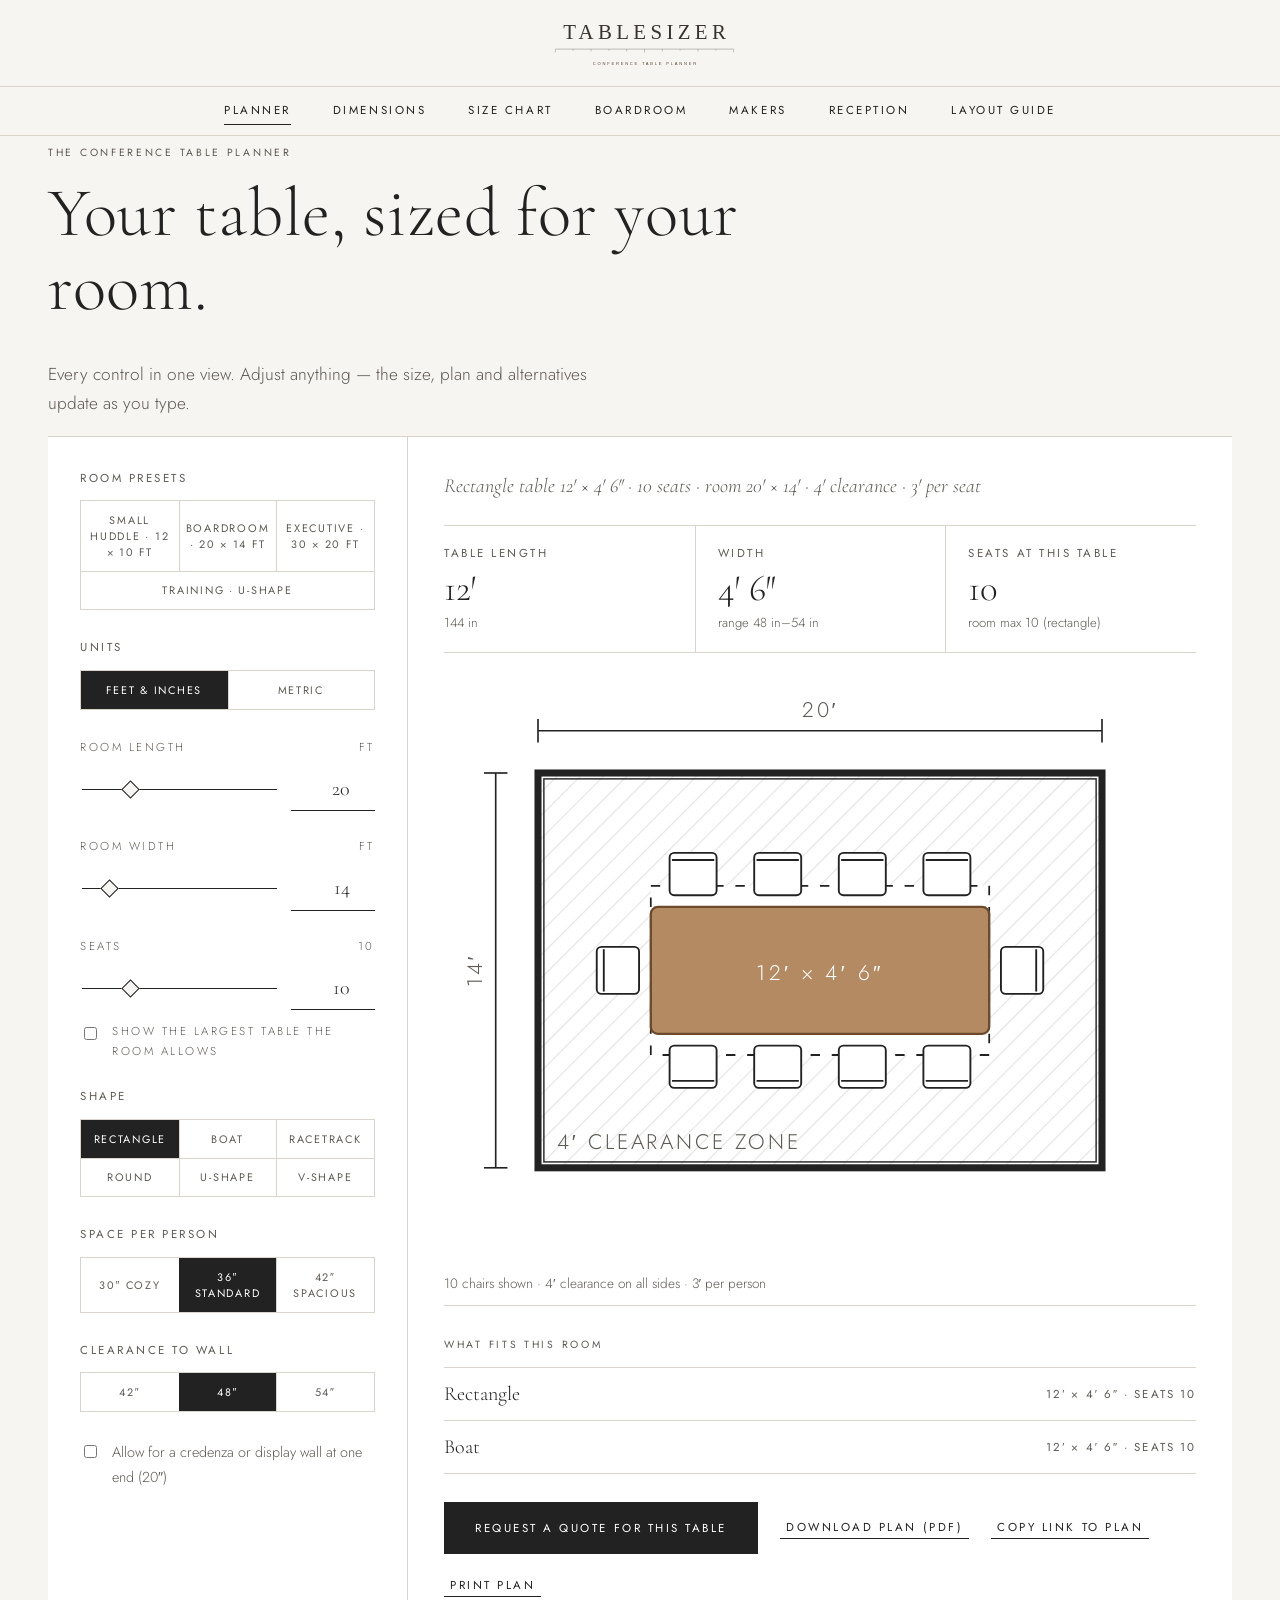
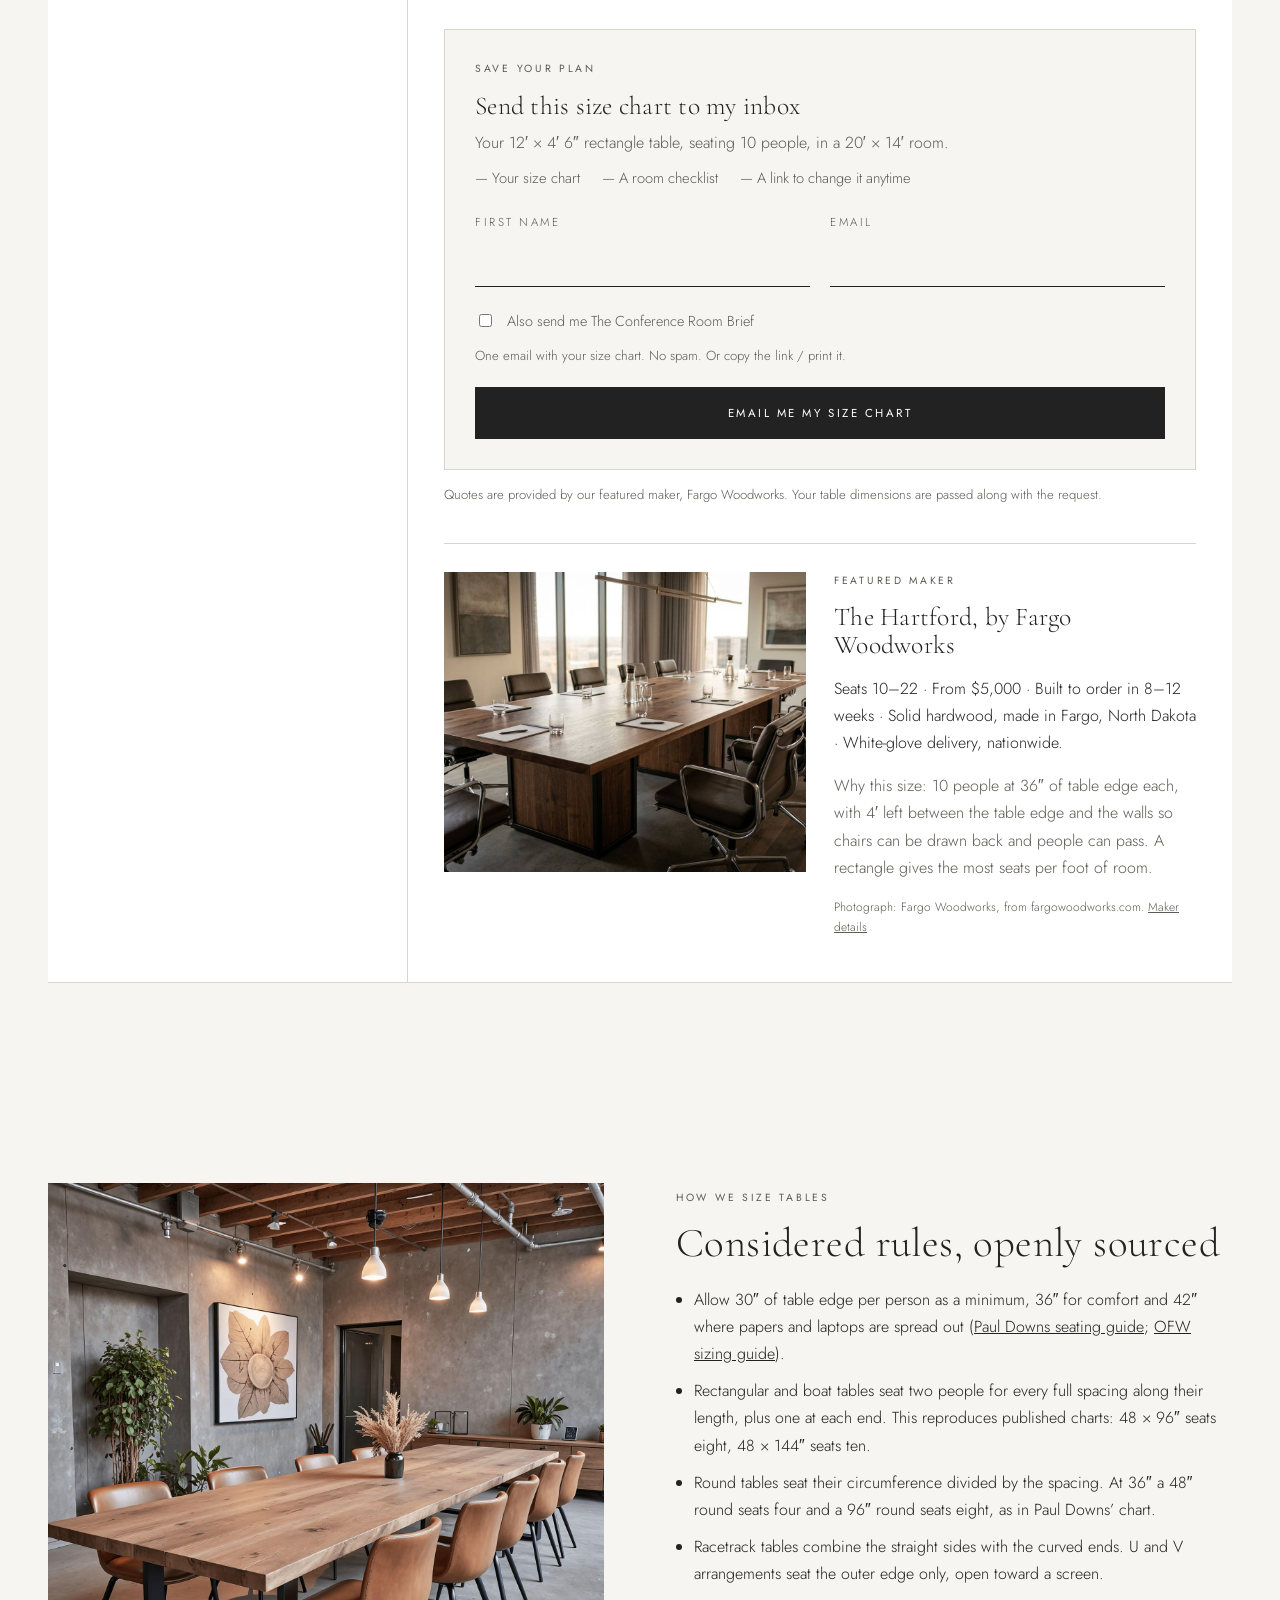
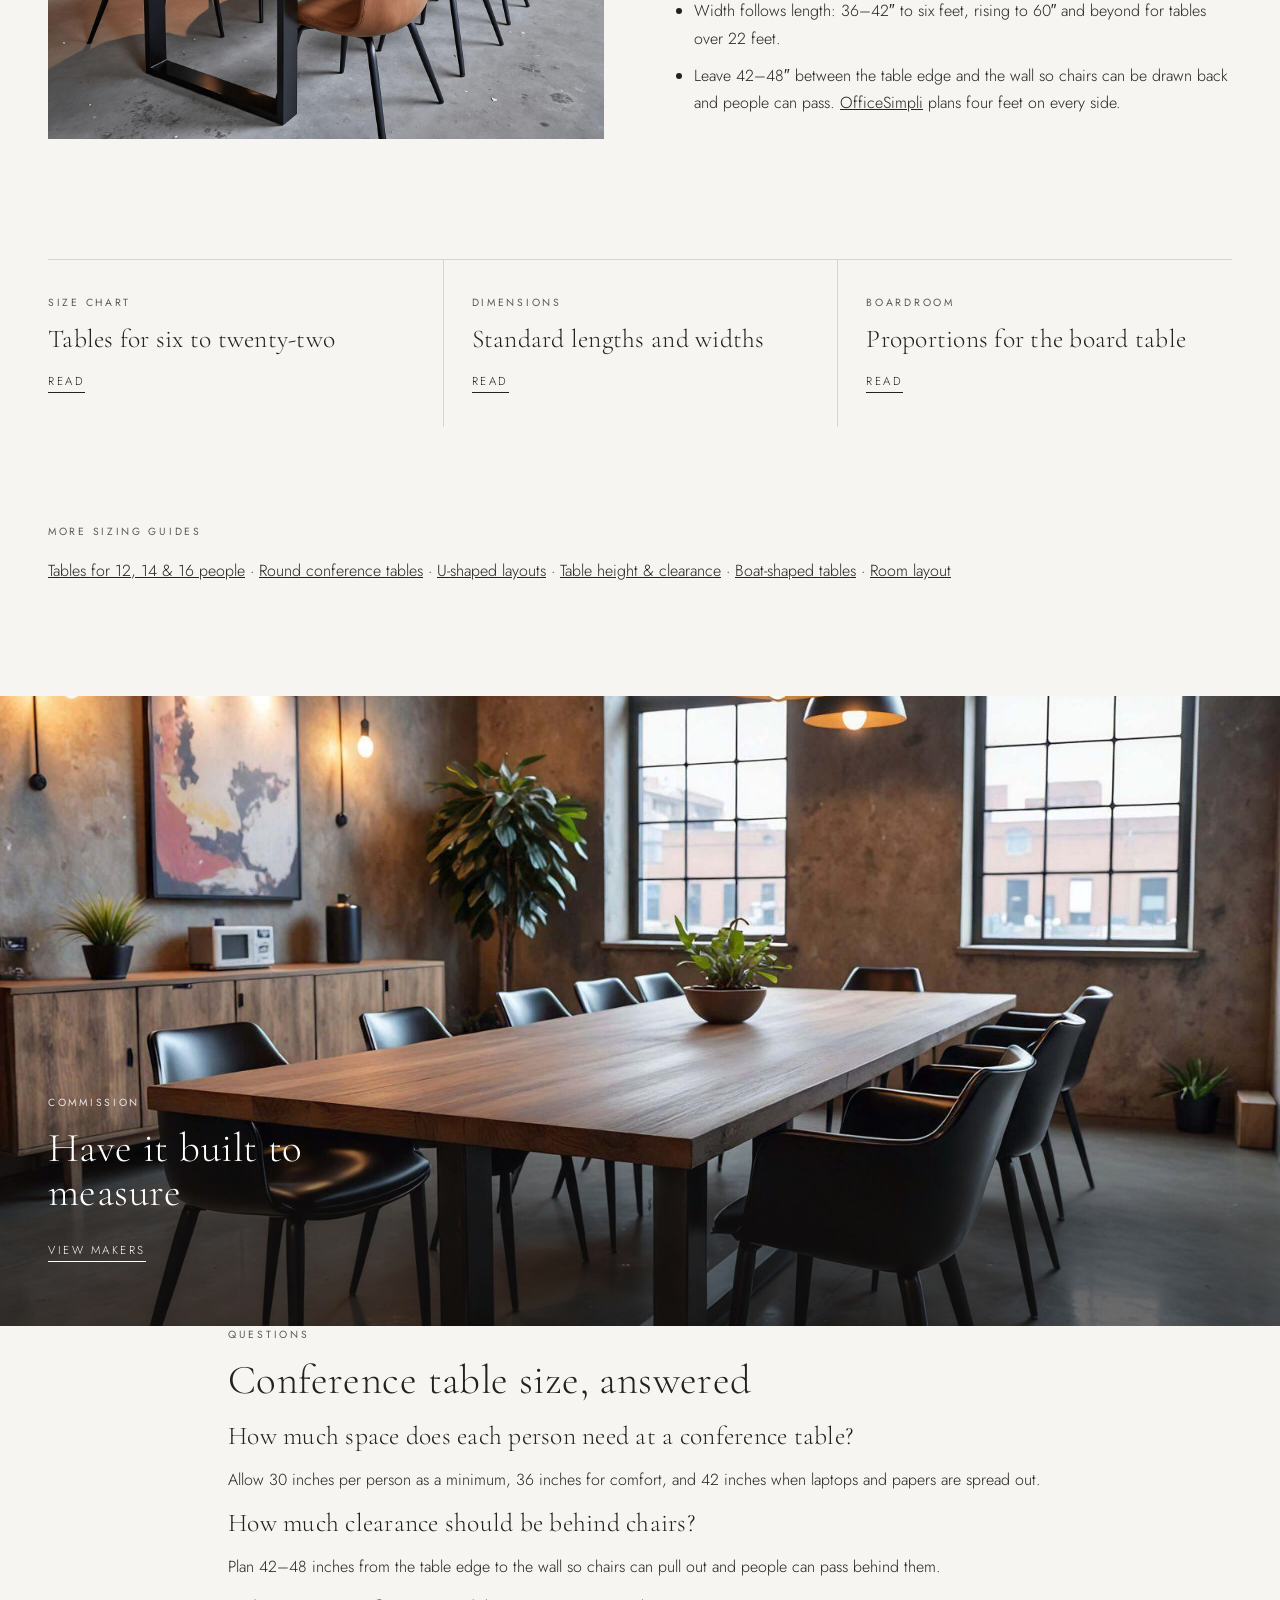
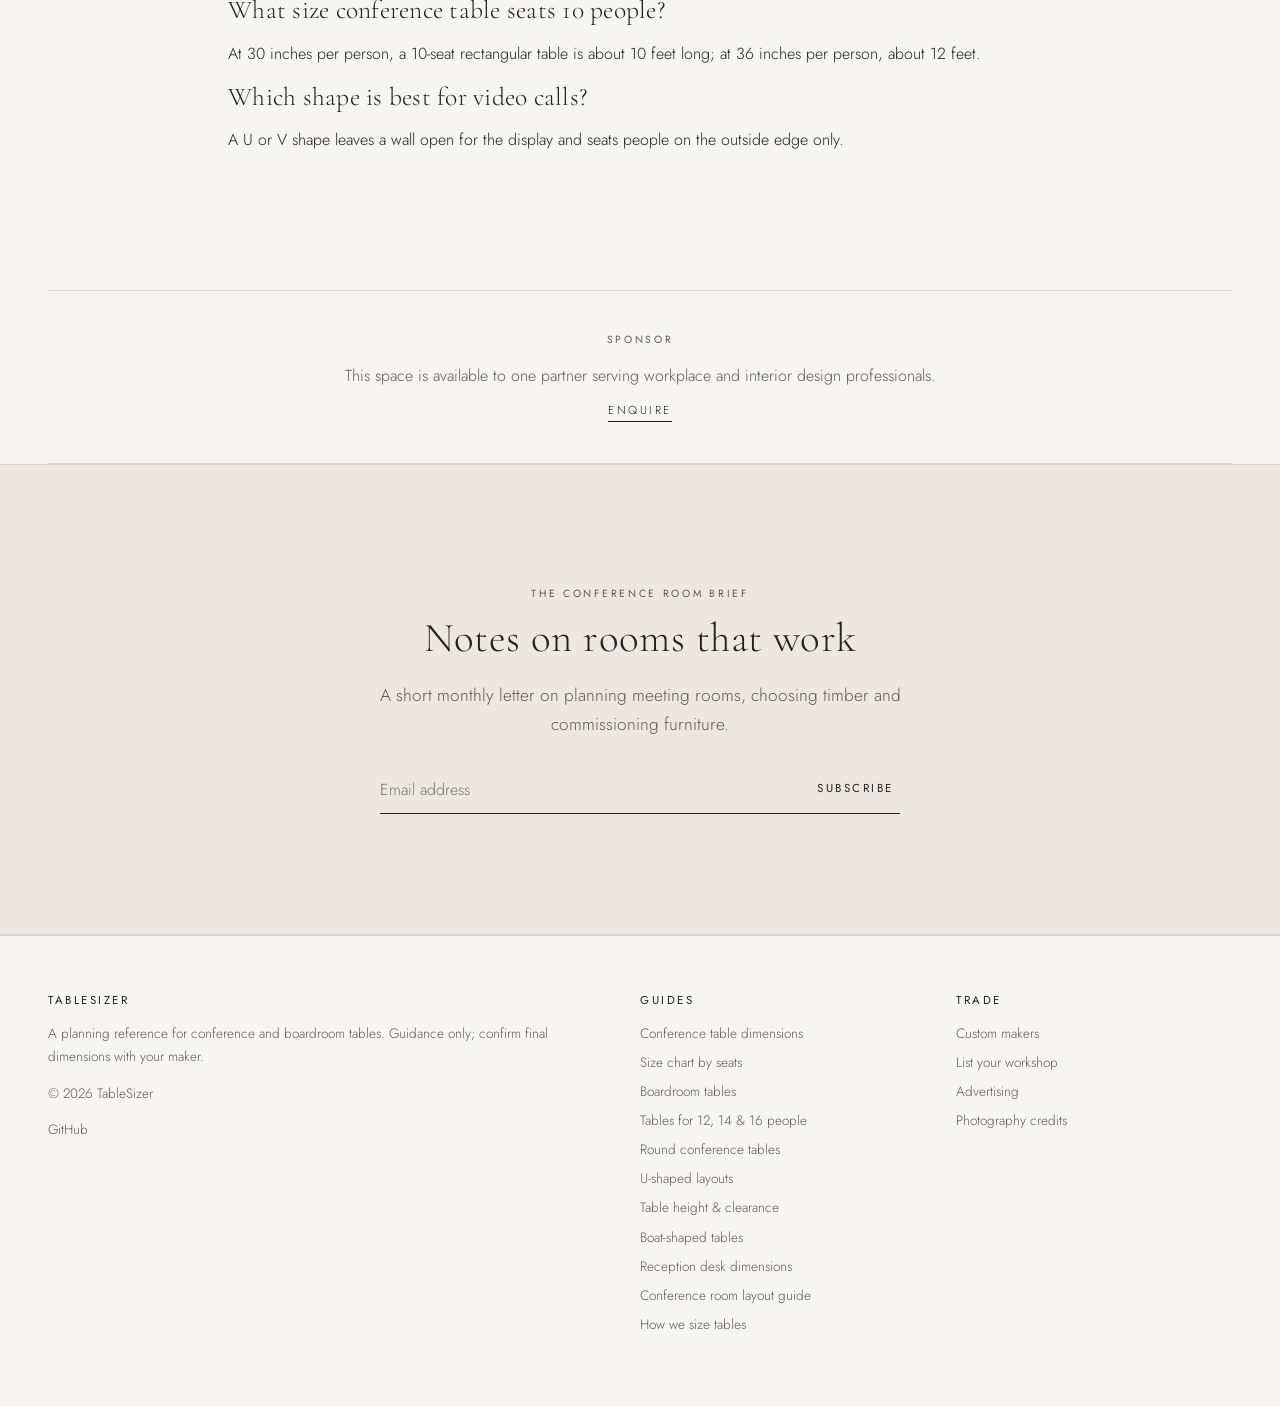
<file: index.html>
<!doctype html><html lang="en"><head><meta charset="utf-8"><meta name="viewport" content="width=device-width,initial-scale=1">
<title>Conference Table Size Calculator & Room Planner | TableSizer</title><meta name="description" content="Plan a conference room to scale. Enter room size and headcount for the right table length and width, seats by shape, and the clearances you need."><link rel="canonical" href="https://tablesizer.com/">
<meta property="og:type" content="website"><meta property="og:title" content="Conference Table Size Calculator & Room Planner | TableSizer"><meta property="og:description" content="Plan a conference room to scale. Enter room size and headcount for the right table length and width, seats by shape, and the clearances you need."><meta property="og:url" content="https://tablesizer.com/"><meta property="og:image" content="https://tablesizer.com/img/og-share.jpg"><meta property="og:image:width" content="1200"><meta property="og:image:height" content="630"><meta property="og:image:type" content="image/jpeg"><meta name="twitter:image" content="https://tablesizer.com/img/og-share.jpg"><meta name="twitter:card" content="summary_large_image">
<meta name="theme-color" content="#f7f5f1"><link rel="icon" href="data:image/svg+xml,%3Csvg xmlns='http://www.w3.org/2000/svg' viewBox='0 0 32 32'%3E%3Cpath d='M3 13h26M3 13v7M10 13v4M17 13v5M24 13v4M29 13v7' stroke='%2338332E' stroke-width='1.4' fill='none'/%3E%3C/svg%3E">
<link rel="preconnect" href="https://fonts.googleapis.com"><link rel="preconnect" href="https://fonts.gstatic.com" crossorigin>
<link href="https://fonts.googleapis.com/css2?family=Cormorant+Garamond:ital,wght@0,300;0,400;1,300;1,400&family=Jost:wght@300;400&display=swap" rel="stylesheet">
<link rel="stylesheet" href="style.css"><script data-goatcounter="https://tablesizer.goatcounter.com/count" async src="//gc.zgo.at/count.js"></script><script type="application/ld+json">{"@context":"https://schema.org","@graph":[{"@type":"WebApplication","name":"TableSizer Conference Table Planner","url":"https://tablesizer.com/","applicationCategory":"UtilitiesApplication","operatingSystem":"Any","offers":{"@type":"Offer","price":"0","priceCurrency":"USD"}},{"@type":"FAQPage","mainEntity":[{"@type":"Question","name":"How much space does each person need at a conference table?","acceptedAnswer":{"@type":"Answer","text":"Allow 30 inches per person as a minimum, 36 inches for comfort, and 42 inches when laptops and papers are spread out."}},{"@type":"Question","name":"How much clearance should be behind chairs?","acceptedAnswer":{"@type":"Answer","text":"Plan 42–48 inches from the table edge to the wall so chairs can pull out and people can pass behind them."}},{"@type":"Question","name":"What size conference table seats 10 people?","acceptedAnswer":{"@type":"Answer","text":"At 30 inches per person, a 10-seat rectangular table is about 10 feet long; at 36 inches per person, about 12 feet."}},{"@type":"Question","name":"Which shape is best for video calls?","acceptedAnswer":{"@type":"Answer","text":"A U or V shape leaves a wall open for the display and seats people on the outside edge only."}}]}]}</script></head><body><a class="skip" href="#main">Skip to content</a>
<header class="top"><div class="wrap"><a class="brand" href="./"><img src="img/tablesizer-logo.svg" alt="TableSizer" width="1200" height="340" onerror="this.style.display='none';this.nextElementSibling.style.display='inline'"><span class="brand-fallback" style="display:none">TableSizer</span></a></div></header><nav class="nav" aria-label="Primary"><div class="wrap"><a href="./" aria-current="page">Planner</a><a href="conference-table-dimensions.html">Dimensions</a><a href="conference-table-size-chart.html">Size Chart</a><a href="boardroom-table-sizes.html">Boardroom</a><a href="makers.html">Makers</a><a href="reception-desk-dimensions.html">Reception</a><a href="conference-room-layout-guide.html">Layout Guide</a></div></nav>
<main id="main"><section class="plannerwrap wrap" id="planner" aria-label="Conference table size planner">
<div class="p-head"><span class="label">The Conference Table Planner</span><h1>Your table, sized for your room.</h1><p class="lede">Every control in one view. Adjust anything — the size, plan and alternatives update as you type.</p></div>
<div class="plannergrid"><div class="controls">
<fieldset><legend>Room presets</legend><div class="opts-row" id="presets"><button type="button" data-i="0">Small huddle · 12 × 10 ft</button><button type="button" data-i="1">Boardroom · 20 × 14 ft</button><button type="button" data-i="2">Executive · 30 × 20 ft</button><button type="button" data-i="3">Training · U-shape</button></div></fieldset>
<fieldset><legend>Units</legend><div class="opts-row" id="units"><button type="button" data-v="imp">Feet & inches</button><button type="button" data-v="met">Metric</button></div></fieldset>
<div class="field"><label for="rlN">Room length <span id="rlU">ft</span></label><div class="pair"><input type="range" id="rlR" aria-label="Room length"><input type="number" id="rlN" inputmode="decimal"></div></div>
<div class="field"><label for="rwN">Room width <span id="rwU">ft</span></label><div class="pair"><input type="range" id="rwR" aria-label="Room width"><input type="number" id="rwN" inputmode="decimal"></div></div>
<div class="field"><label for="seatsN">Seats <span id="seatsOut"></span></label><div class="pair"><input type="range" id="seatsR" min="4" max="30" aria-label="Seats"><input type="number" id="seatsN" min="2" max="40"></div>
<label class="check" style="margin-top:12px"><input type="checkbox" id="auto"> Show the largest table the room allows</label></div>
<fieldset><legend>Shape</legend><div class="opts-row" id="shape"><button type="button" data-v="rectangle">Rectangle</button><button type="button" data-v="boat">Boat</button><button type="button" data-v="racetrack">Racetrack</button><button type="button" data-v="round">Round</button><button type="button" data-v="u">U-shape</button><button type="button" data-v="v">V-shape</button></div></fieldset>
<fieldset><legend>Space per person</legend><div class="opts-row" id="spacing"><button type="button" data-v="30">30″ Cozy</button><button type="button" data-v="36">36″ Standard</button><button type="button" data-v="42">42″ Spacious</button></div></fieldset>
<fieldset><legend>Clearance to wall</legend><div class="opts-row" id="clear"><button type="button" data-v="42">42″</button><button type="button" data-v="48">48″</button><button type="button" data-v="54">54″</button></div></fieldset>
<label class="check"><input type="checkbox" id="wall"> Allow for a credenza or display wall at one end (20″)</label>
</div><div class="output"><div class="printhead"><span class="label">TableSizer · Room plan</span></div><p class="summary" id="ph" aria-live="polite"></p><div id="out" aria-live="polite"></div>
<div class="actions"><a class="btn" id="quote" href="https://fargowoodworks.com/?utm_source=tablesizer&utm_medium=referral&utm_campaign=planner" rel="sponsored">Request a quote for this table</a><button class="tlink" id="download" type="button">Download plan (PDF)</button><button class="tlink" id="share" type="button">Copy link to plan</button><button class="tlink" id="print" type="button">Print plan</button></div>
<aside class="save-card" aria-label="Email me my size chart"><form class="save-form" method="post" action="https://app.loops.so/api/newsletter-form/cmvd16xke0cm20jsmvf2l6884" data-size-label="">
<span class="label">Save your plan</span><h3>Send this size chart to my inbox</h3>
<p class="save-sub">Your <span data-save-size>current table</span>, seating <span data-save-seats>your group</span>, in a <span data-save-room>room of this size</span>.</p>
<ul class="save-includes"><li>Your size chart</li><li>A room checklist</li><li>A link to change it anytime</li></ul>
<div class="save-fields"><div class="field"><label for="save-first">First name</label><input type="text" id="save-first" name="firstName" autocomplete="given-name" required></div>
<div class="field"><label for="save-email">Email</label><input type="email" id="save-email" name="email" autocomplete="email" required></div></div>
<input type="hidden" name="tableSize" data-plan-field="tableSize" value=""><input type="hidden" name="seats" data-plan-field="seats" value=""><input type="hidden" name="shape" data-plan-field="shape" value=""><input type="hidden" name="roomSize" data-plan-field="roomSize" value=""><input type="hidden" name="planUrl" data-plan-field="planUrl" value="">
<label class="check save-optin"><input type="checkbox" name="briefOptIn"> Also send me The Conference Room Brief</label>
<p class="note save-fine">One email with your size chart. No spam. Or copy the link / print it.</p>
<button class="btn save-btn" type="submit">Email me my size chart</button></form></aside>
<p class="note">Quotes are provided by our featured maker, Fargo Woodworks. Your table dimensions are passed along with the request.</p>
<aside class="trust"><img src="img/fargo-hartford.jpg" alt="Fargo Woodworks Hartford conference table in solid hardwood" width="1600" height="893" loading="lazy"><div><span class="label">Featured maker</span><h3>The Hartford, by Fargo Woodworks</h3><p>Seats 10–22 · From $5,000 · Built to order in 8–12 weeks · Solid hardwood, made in Fargo, North Dakota · White-glove delivery, nationwide.</p><p class="why" id="whySize"></p><p class="credit">Photograph: Fargo Woodworks, from fargowoodworks.com. <a href="makers.html">Maker details</a></p></div></aside></div></div></section>
<section class="section"><div class="wrap split"><img src="img/fargo-boulder.jpg" alt="Fargo Woodworks Boulder conference table with leather chairs" width="1600" height="1600" loading="lazy">
<div id="method"><span class="label">How we size tables</span><h2>Considered rules, openly sourced</h2><ul class="method">
<li>Allow 30″ of table edge per person as a minimum, 36″ for comfort and 42″ where papers and laptops are spread out (<a href="https://www.custom-conference-tables.com/about-tables/size-seating-guide/number-of-seats/">Paul Downs seating guide</a>; <a href="https://ofwgo.com/choosing-the-right-size-conference-table/">OFW sizing guide</a>).</li>
<li>Rectangular and boat tables seat two people for every full spacing along their length, plus one at each end. This reproduces published charts: 48 × 96″ seats eight, 48 × 144″ seats ten.</li>
<li>Round tables seat their circumference divided by the spacing. At 36″ a 48″ round seats four and a 96″ round seats eight, as in Paul Downs’ chart.</li>
<li>Racetrack tables combine the straight sides with the curved ends. U and V arrangements seat the outer edge only, open toward a screen.</li>
<li>Width follows length: 36–42″ to six feet, rising to 60″ and beyond for tables over 22 feet.</li>
<li>Leave 42–48″ between the table edge and the wall so chairs can be drawn back and people can pass. <a href="https://www.officesimpli.com/pages/conference-table-size-calculator">OfficeSimpli</a> plans four feet on every side.</li></ul></div></div></section>
<section class="wrap" style="padding-bottom:96px"><div class="trio">
<a href="conference-table-size-chart.html"><span class="label">Size chart</span><h3>Tables for six to twenty-two</h3><span class="tlink">Read</span></a>
<a href="conference-table-dimensions.html"><span class="label">Dimensions</span><h3>Standard lengths and widths</h3><span class="tlink">Read</span></a>
<a href="boardroom-table-sizes.html"><span class="label">Boardroom</span><h3>Proportions for the board table</h3><span class="tlink">Read</span></a></div></section>
<section class="wrap" style="padding-bottom:96px"><span class="label">More sizing guides</span><p><a href="conference-table-for-12-people.html">Tables for 12, 14 &amp; 16 people</a> · <a href="round-conference-table-sizes.html">Round conference tables</a> · <a href="u-shaped-conference-room-layout.html">U-shaped layouts</a> · <a href="conference-table-height-clearance.html">Table height &amp; clearance</a> · <a href="boat-shaped-conference-table.html">Boat-shaped tables</a> · <a href="conference-room-layout-guide.html">Room layout</a></p></section>
<section class="hero" style="height:min(70vh,640px)"><img src="img/fargo-timberline.jpg" alt="Fargo Woodworks Timberline conference table with black chairs" width="1600" height="1600" loading="lazy"><div class="cap"><div class="wrap"><span class="label">Commission</span><h2 style="max-width:18ch">Have it built to measure</h2><a class="tlink" href="makers.html">View makers</a></div></div></section>
<section class="section" style="padding-top:0"><div class="wrap" style="max-width:880px"><span class="label">Questions</span><h2>Conference table size, answered</h2>
<h3>How much space does each person need at a conference table?</h3><p>Allow 30 inches per person as a minimum, 36 inches for comfort, and 42 inches when laptops and papers are spread out.</p>
<h3>How much clearance should be behind chairs?</h3><p>Plan 42–48 inches from the table edge to the wall so chairs can pull out and people can pass behind them.</p>
<h3>What size conference table seats 10 people?</h3><p>At 30 inches per person, a 10-seat rectangular table is about 10 feet long; at 36 inches per person, about 12 feet.</p>
<h3>Which shape is best for video calls?</h3><p>A U or V shape leaves a wall open for the display and seats people on the outside edge only.</p></div></section>
<div class="wrap"><aside class="sponsor"><span class="label">Sponsor</span><p>This space is available to one partner serving workplace and interior design professionals.</p><a class="tlink" href="mailto:hello@tablesizer.com?subject=Sponsorship">Enquire</a></aside></div><section class="band section news"><div class="wrap"><span class="label">The Conference Room Brief</span><h2>Notes on rooms that work</h2><p class="lede" style="margin:0 auto">A short monthly letter on planning meeting rooms, choosing timber and commissioning furniture.</p><form class="nl" method="post" action="https://app.loops.so/api/newsletter-form/cmvd16xke0cm20jsmvf2l6884"><input type="email" name="email" required placeholder="Email address" aria-label="Email address"><input type="hidden" name="mailingLists" value="cmvd1ree84j3i0jvtad881iqp"><button class="tlink" type="submit">Subscribe</button></form></div></section>
<div class="exit-pop" id="exitPop" hidden><div class="exit-backdrop" data-exit-close></div><div class="exit-card" role="dialog" aria-modal="true" aria-labelledby="exitPopTitle"><button class="exit-x" type="button" data-exit-close aria-label="Close">×</button><h2 id="exitPopTitle">Before you go, want this size chart in your inbox?</h2><form class="save-form" method="post" action="https://app.loops.so/api/newsletter-form/cmvd16xke0cm20jsmvf2l6884" data-size-label="">
<span class="label">Save your plan</span><h3>Send this size chart to my inbox</h3>
<p class="save-sub">Your <span data-save-size>current table</span>, seating <span data-save-seats>your group</span>, in a <span data-save-room>room of this size</span>.</p>
<ul class="save-includes"><li>Your size chart</li><li>A room checklist</li><li>A link to change it anytime</li></ul>
<div class="save-fields"><div class="field"><label for="pop-first">First name</label><input type="text" id="pop-first" name="firstName" autocomplete="given-name" required></div>
<div class="field"><label for="pop-email">Email</label><input type="email" id="pop-email" name="email" autocomplete="email" required></div></div>
<input type="hidden" name="tableSize" data-plan-field="tableSize" value=""><input type="hidden" name="seats" data-plan-field="seats" value=""><input type="hidden" name="shape" data-plan-field="shape" value=""><input type="hidden" name="roomSize" data-plan-field="roomSize" value=""><input type="hidden" name="planUrl" data-plan-field="planUrl" value="">
<label class="check save-optin"><input type="checkbox" name="briefOptIn"> Also send me The Conference Room Brief</label>
<p class="note save-fine">One email with your size chart. No spam. Or copy the link / print it.</p>
<button class="btn save-btn" type="submit">Email me my size chart</button></form><p style="margin-top:18px"><button class="tlink" type="button" data-exit-close>No thanks</button></p></div></div>
<script src="calc.js"></script><script src="app.js" defer></script></main>
<footer><div class="wrap"><div><h4>TableSizer</h4><p>A planning reference for conference and boardroom tables. Guidance only; confirm final dimensions with your maker.</p><p>© 2026 TableSizer</p><p><a href="https://github.com/Wilsjac1/tablesizer">GitHub</a></p></div>
<div><h4>Guides</h4><a href="conference-table-dimensions.html">Conference table dimensions</a><a href="conference-table-size-chart.html">Size chart by seats</a><a href="boardroom-table-sizes.html">Boardroom tables</a><a href="conference-table-for-12-people.html">Tables for 12, 14 &amp; 16 people</a><a href="round-conference-table-sizes.html">Round conference tables</a><a href="u-shaped-conference-room-layout.html">U-shaped layouts</a><a href="conference-table-height-clearance.html">Table height &amp; clearance</a><a href="boat-shaped-conference-table.html">Boat-shaped tables</a><a href="reception-desk-dimensions.html">Reception desk dimensions</a><a href="conference-room-layout-guide.html">Conference room layout guide</a><a href="./#method">How we size tables</a></div>
<div><h4>Trade</h4><a href="makers.html">Custom makers</a><a href="makers.html#list">List your workshop</a><a href="mailto:hello@tablesizer.com?subject=Sponsorship">Advertising</a><a href="credits.html">Photography credits</a></div></div></footer>
<script src="site.js" defer></script></body></html>
</file>
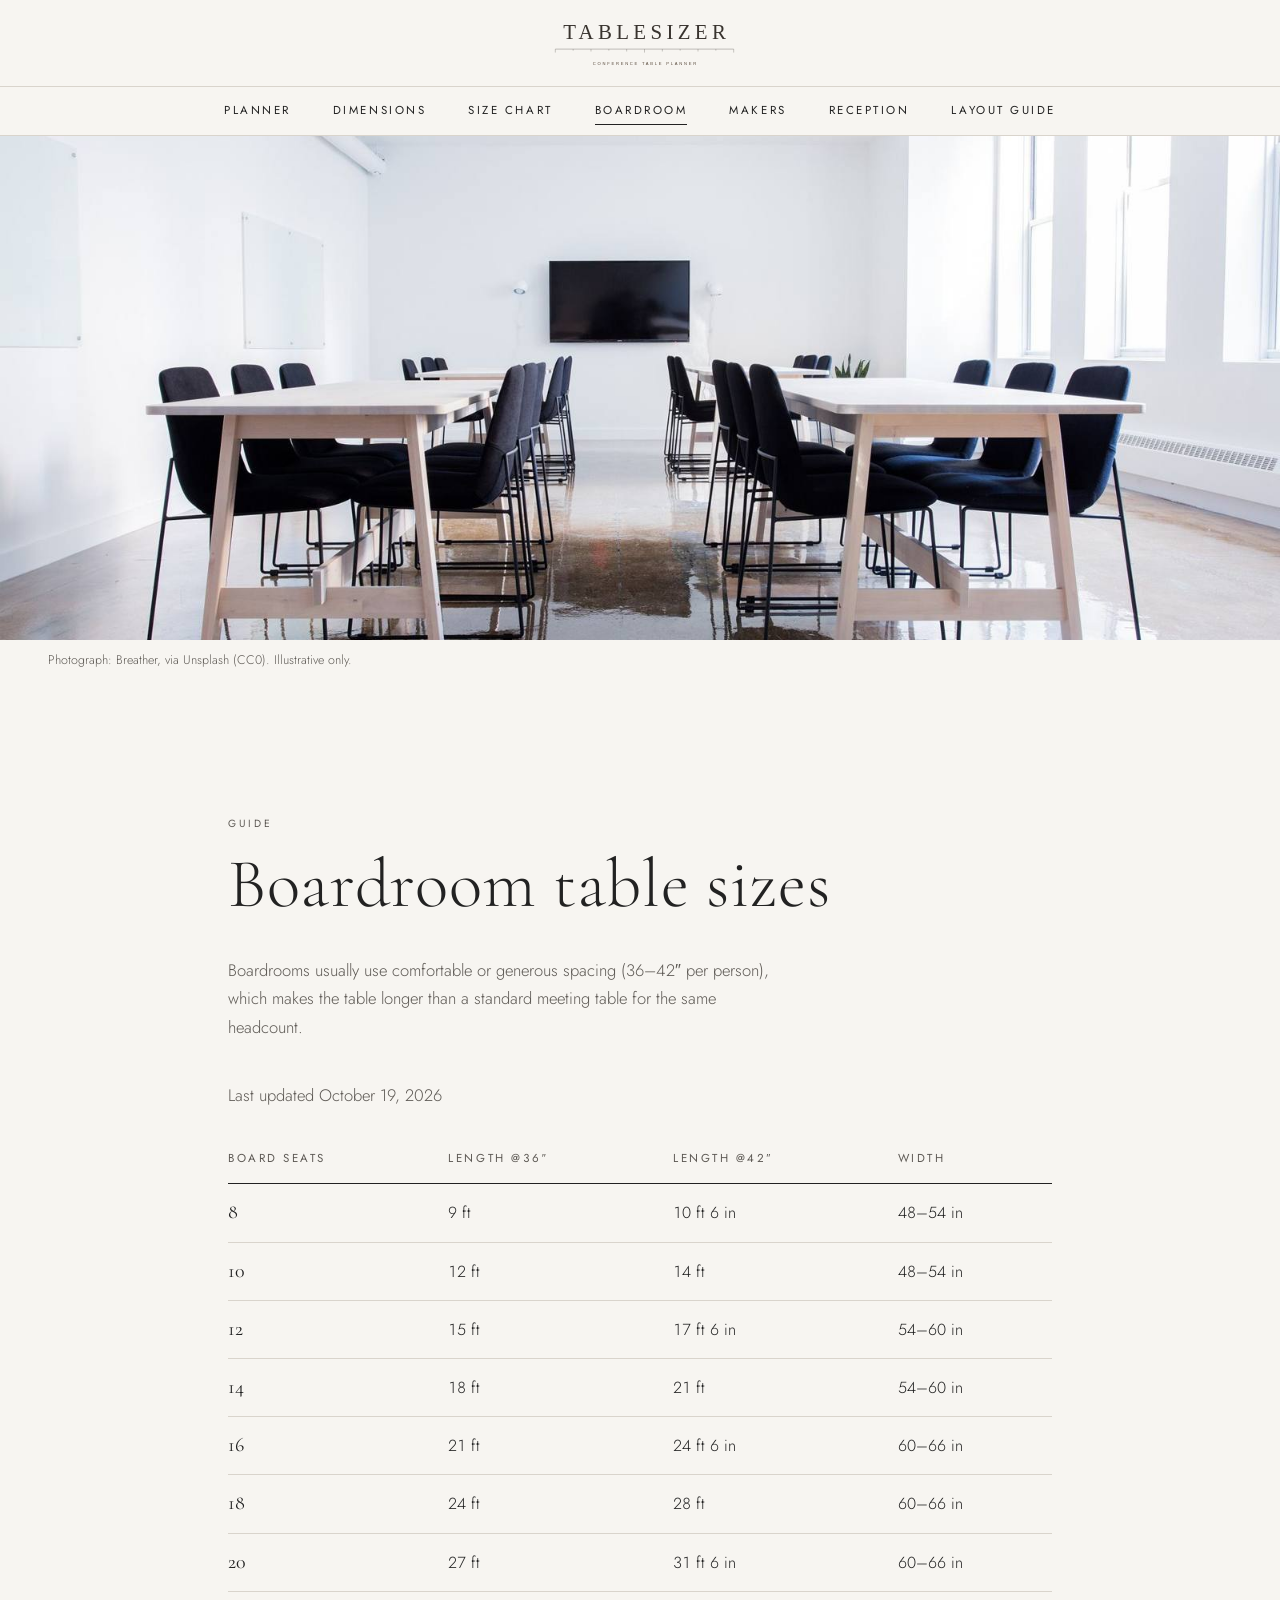
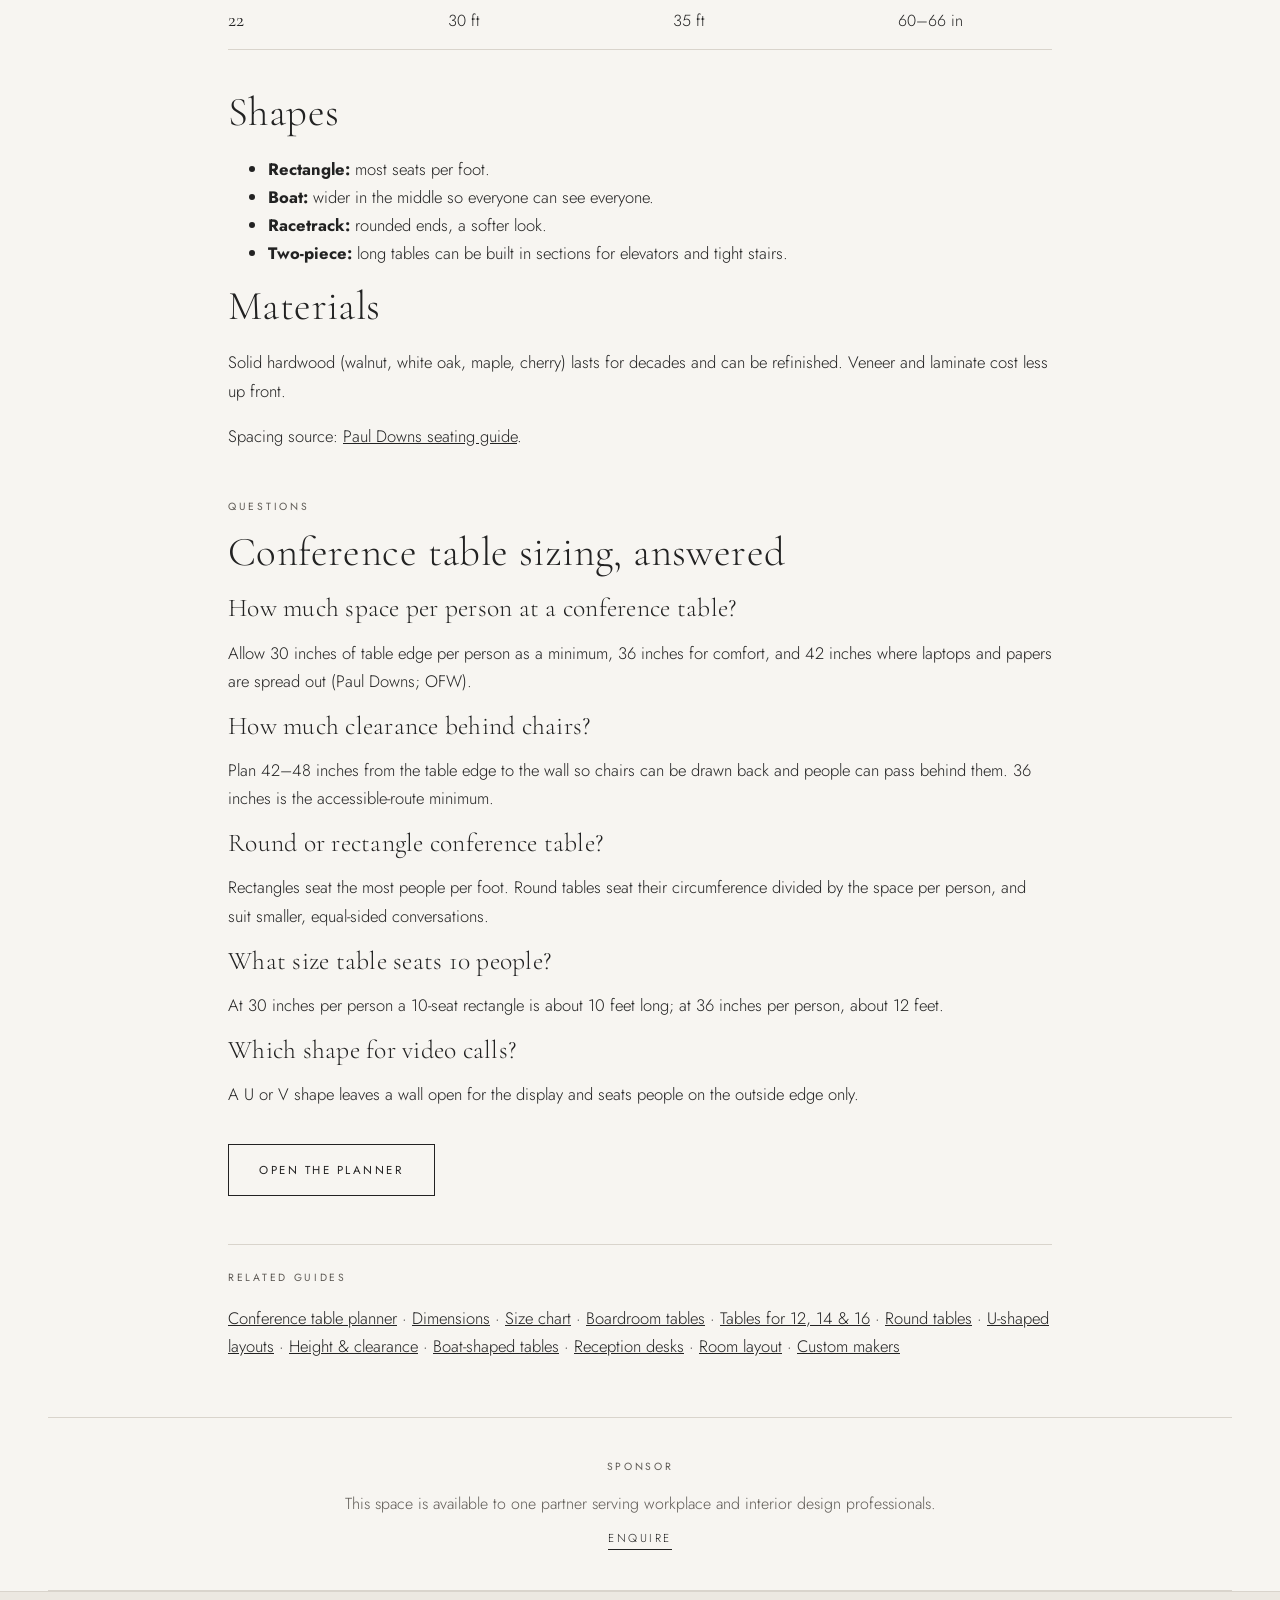
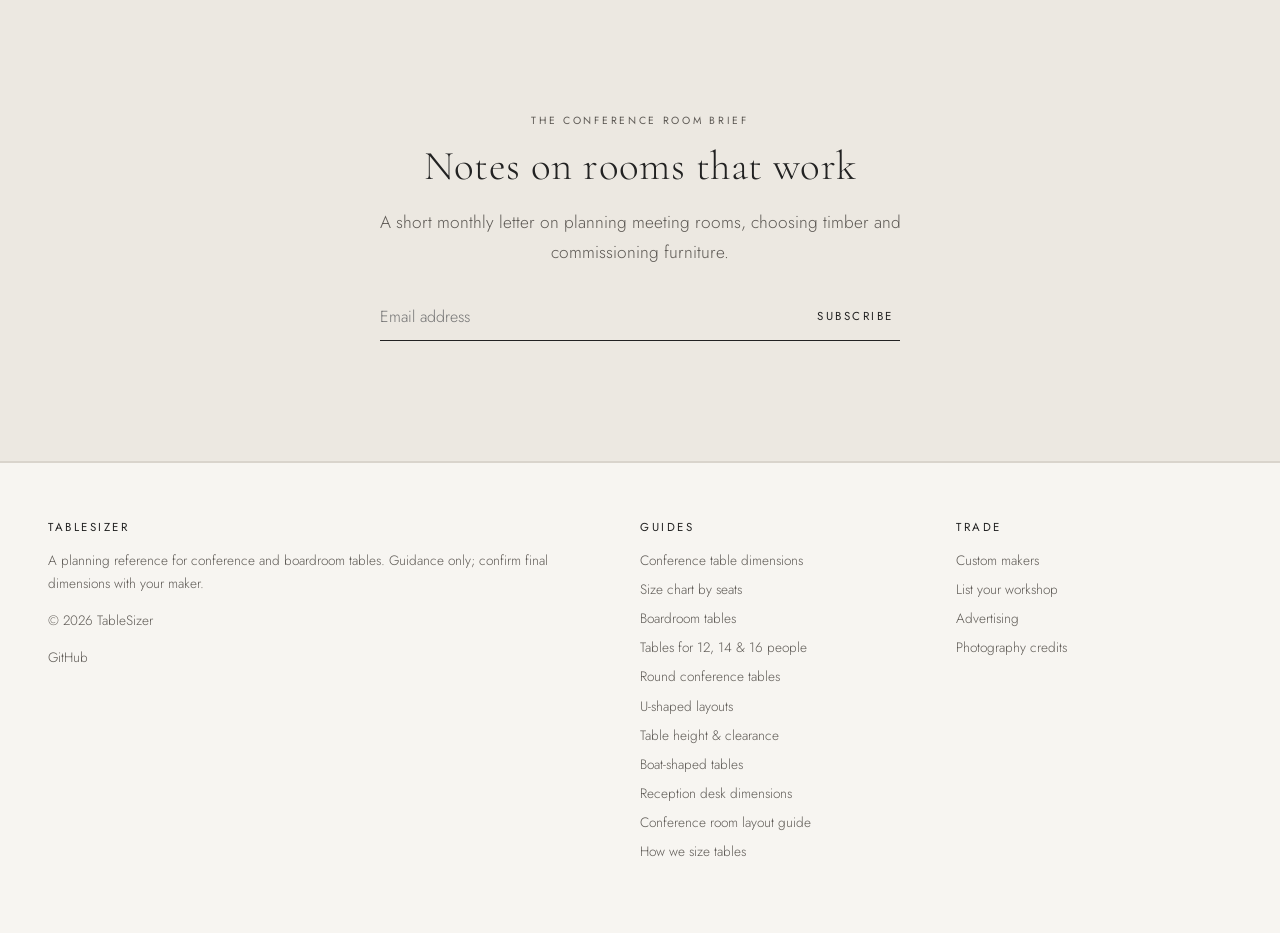
<file: boardroom-table-sizes.html>
<!doctype html><html lang="en"><head><meta charset="utf-8"><meta name="viewport" content="width=device-width,initial-scale=1">
<title>Boardroom Table Sizes for 8–22 Seats | TableSizer</title><meta name="description" content="Boardroom table sizes for 8 to 22 board members, best shapes, materials and room sizes."><link rel="canonical" href="https://tablesizer.com/boardroom-table-sizes.html">
<meta property="og:type" content="website"><meta property="og:title" content="Boardroom Table Sizes for 8–22 Seats | TableSizer"><meta property="og:description" content="Boardroom table sizes for 8 to 22 board members, best shapes, materials and room sizes."><meta property="og:url" content="https://tablesizer.com/boardroom-table-sizes.html"><meta property="og:image" content="https://tablesizer.com/img/og-share.jpg"><meta property="og:image:width" content="1200"><meta property="og:image:height" content="630"><meta property="og:image:type" content="image/jpeg"><meta name="twitter:image" content="https://tablesizer.com/img/og-share.jpg"><meta name="twitter:card" content="summary_large_image">
<meta name="theme-color" content="#f7f5f1"><link rel="icon" href="data:image/svg+xml,%3Csvg xmlns='http://www.w3.org/2000/svg' viewBox='0 0 32 32'%3E%3Cpath d='M3 13h26M3 13v7M10 13v4M17 13v5M24 13v4M29 13v7' stroke='%2338332E' stroke-width='1.4' fill='none'/%3E%3C/svg%3E">
<link rel="preconnect" href="https://fonts.googleapis.com"><link rel="preconnect" href="https://fonts.gstatic.com" crossorigin>
<link href="https://fonts.googleapis.com/css2?family=Cormorant+Garamond:ital,wght@0,300;0,400;1,300;1,400&family=Jost:wght@300;400&display=swap" rel="stylesheet">
<link rel="stylesheet" href="style.css"><script data-goatcounter="https://tablesizer.goatcounter.com/count" async src="//gc.zgo.at/count.js"></script></head><body><a class="skip" href="#main">Skip to content</a>
<header class="top"><div class="wrap"><a class="brand" href="./"><img src="img/tablesizer-logo.svg" alt="TableSizer" width="1200" height="340" onerror="this.style.display='none';this.nextElementSibling.style.display='inline'"><span class="brand-fallback" style="display:none">TableSizer</span></a></div></header><nav class="nav" aria-label="Primary"><div class="wrap"><a href="./">Planner</a><a href="conference-table-dimensions.html">Dimensions</a><a href="conference-table-size-chart.html">Size Chart</a><a href="boardroom-table-sizes.html" aria-current="page">Boardroom</a><a href="makers.html">Makers</a><a href="reception-desk-dimensions.html">Reception</a><a href="conference-room-layout-guide.html">Layout Guide</a></div></nav>
<main id="main"><figure class="figure"><img src="img/boardroom.jpg" alt="Tables and chairs arranged in a bright boardroom" width="1600" height="1066"><figcaption>Photograph: Breather, via Unsplash (CC0). Illustrative only.</figcaption></figure><article class="article"><span class="label">Guide</span><h1>Boardroom table sizes</h1><p class="lede">Boardrooms usually use comfortable or generous spacing (36–42″ per person), which makes the table longer than a standard meeting table for the same headcount.</p><p class="note">Last updated October 19, 2026</p><div class="tablewrap"><table><thead><tr><th>Board seats</th><th>Length @36″</th><th>Length @42″</th><th>Width</th></tr></thead><tbody><tr><td><b>8</b></td><td>9 ft</td><td>10 ft 6 in</td><td>48–54 in</td></tr><tr><td><b>10</b></td><td>12 ft</td><td>14 ft</td><td>48–54 in</td></tr><tr><td><b>12</b></td><td>15 ft</td><td>17 ft 6 in</td><td>54–60 in</td></tr><tr><td><b>14</b></td><td>18 ft</td><td>21 ft</td><td>54–60 in</td></tr><tr><td><b>16</b></td><td>21 ft</td><td>24 ft 6 in</td><td>60–66 in</td></tr><tr><td><b>18</b></td><td>24 ft</td><td>28 ft</td><td>60–66 in</td></tr><tr><td><b>20</b></td><td>27 ft</td><td>31 ft 6 in</td><td>60–66 in</td></tr><tr><td><b>22</b></td><td>30 ft</td><td>35 ft</td><td>60–66 in</td></tr></tbody></table></div>
<h2>Shapes</h2><ul><li><b>Rectangle:</b> most seats per foot.</li><li><b>Boat:</b> wider in the middle so everyone can see everyone.</li><li><b>Racetrack:</b> rounded ends, a softer look.</li><li><b>Two-piece:</b> long tables can be built in sections for elevators and tight stairs.</li></ul>
<h2>Materials</h2><p>Solid hardwood (walnut, white oak, maple, cherry) lasts for decades and can be refinished. Veneer and laminate cost less up front.</p><p>Spacing source: <a href="https://www.custom-conference-tables.com/about-tables/size-seating-guide/number-of-seats/">Paul Downs seating guide</a>.</p><section style="margin-top:48px"><span class="label">Questions</span><h2>Conference table sizing, answered</h2><h3>How much space per person at a conference table?</h3><p>Allow 30 inches of table edge per person as a minimum, 36 inches for comfort, and 42 inches where laptops and papers are spread out (Paul Downs; OFW).</p><h3>How much clearance behind chairs?</h3><p>Plan 42–48 inches from the table edge to the wall so chairs can be drawn back and people can pass behind them. 36 inches is the accessible-route minimum.</p><h3>Round or rectangle conference table?</h3><p>Rectangles seat the most people per foot. Round tables seat their circumference divided by the space per person, and suit smaller, equal-sided conversations.</p><h3>What size table seats 10 people?</h3><p>At 30 inches per person a 10-seat rectangle is about 10 feet long; at 36 inches per person, about 12 feet.</p><h3>Which shape for video calls?</h3><p>A U or V shape leaves a wall open for the display and seats people on the outside edge only.</p></section><script type="application/ld+json">{"@context":"https://schema.org","@type":"FAQPage","mainEntity":[{"@type":"Question","name":"How much space per person at a conference table?","acceptedAnswer":{"@type":"Answer","text":"Allow 30 inches of table edge per person as a minimum, 36 inches for comfort, and 42 inches where laptops and papers are spread out (Paul Downs; OFW)."}},{"@type":"Question","name":"How much clearance behind chairs?","acceptedAnswer":{"@type":"Answer","text":"Plan 42–48 inches from the table edge to the wall so chairs can be drawn back and people can pass behind them. 36 inches is the accessible-route minimum."}},{"@type":"Question","name":"Round or rectangle conference table?","acceptedAnswer":{"@type":"Answer","text":"Rectangles seat the most people per foot. Round tables seat their circumference divided by the space per person, and suit smaller, equal-sided conversations."}},{"@type":"Question","name":"What size table seats 10 people?","acceptedAnswer":{"@type":"Answer","text":"At 30 inches per person a 10-seat rectangle is about 10 feet long; at 36 inches per person, about 12 feet."}},{"@type":"Question","name":"Which shape for video calls?","acceptedAnswer":{"@type":"Answer","text":"A U or V shape leaves a wall open for the display and seats people on the outside edge only."}}]}</script><script type="application/ld+json">{"@context":"https://schema.org","@type":"BreadcrumbList","itemListElement":[{"@type":"ListItem","position":1,"name":"Home","item":"https://tablesizer.com/"},{"@type":"ListItem","position":2,"name":"Boardroom table sizes"}]}</script><p style="margin-top:36px"><a class="btn outline" href="./#planner">Open the planner</a></p><nav aria-label="Related guides" style="border-top:1px solid var(--rule);margin-top:48px;padding-top:24px"><span class="label">Related guides</span><p><a href="./#planner">Conference table planner</a> · <a href="conference-table-dimensions.html">Dimensions</a> · <a href="conference-table-size-chart.html">Size chart</a> · <a href="boardroom-table-sizes.html">Boardroom tables</a> · <a href="conference-table-for-12-people.html">Tables for 12, 14 &amp; 16</a> · <a href="round-conference-table-sizes.html">Round tables</a> · <a href="u-shaped-conference-room-layout.html">U-shaped layouts</a> · <a href="conference-table-height-clearance.html">Height &amp; clearance</a> · <a href="boat-shaped-conference-table.html">Boat-shaped tables</a> · <a href="reception-desk-dimensions.html">Reception desks</a> · <a href="conference-room-layout-guide.html">Room layout</a> · <a href="makers.html">Custom makers</a></p></nav></article><div class="wrap"><aside class="sponsor"><span class="label">Sponsor</span><p>This space is available to one partner serving workplace and interior design professionals.</p><a class="tlink" href="mailto:hello@tablesizer.com?subject=Sponsorship">Enquire</a></aside></div><section class="band section news"><div class="wrap"><span class="label">The Conference Room Brief</span><h2>Notes on rooms that work</h2><p class="lede" style="margin:0 auto">A short monthly letter on planning meeting rooms, choosing timber and commissioning furniture.</p><form class="nl" method="post" action="https://app.loops.so/api/newsletter-form/cmvd16xke0cm20jsmvf2l6884"><input type="email" name="email" required placeholder="Email address" aria-label="Email address"><input type="hidden" name="mailingLists" value="cmvd1ree84j3i0jvtad881iqp"><button class="tlink" type="submit">Subscribe</button></form></div></section></main>
<footer><div class="wrap"><div><h4>TableSizer</h4><p>A planning reference for conference and boardroom tables. Guidance only; confirm final dimensions with your maker.</p><p>© 2026 TableSizer</p><p><a href="https://github.com/Wilsjac1/tablesizer">GitHub</a></p></div>
<div><h4>Guides</h4><a href="conference-table-dimensions.html">Conference table dimensions</a><a href="conference-table-size-chart.html">Size chart by seats</a><a href="boardroom-table-sizes.html">Boardroom tables</a><a href="conference-table-for-12-people.html">Tables for 12, 14 &amp; 16 people</a><a href="round-conference-table-sizes.html">Round conference tables</a><a href="u-shaped-conference-room-layout.html">U-shaped layouts</a><a href="conference-table-height-clearance.html">Table height &amp; clearance</a><a href="boat-shaped-conference-table.html">Boat-shaped tables</a><a href="reception-desk-dimensions.html">Reception desk dimensions</a><a href="conference-room-layout-guide.html">Conference room layout guide</a><a href="./#method">How we size tables</a></div>
<div><h4>Trade</h4><a href="makers.html">Custom makers</a><a href="makers.html#list">List your workshop</a><a href="mailto:hello@tablesizer.com?subject=Sponsorship">Advertising</a><a href="credits.html">Photography credits</a></div></div></footer>
<script src="site.js" defer></script></body></html>
</file>
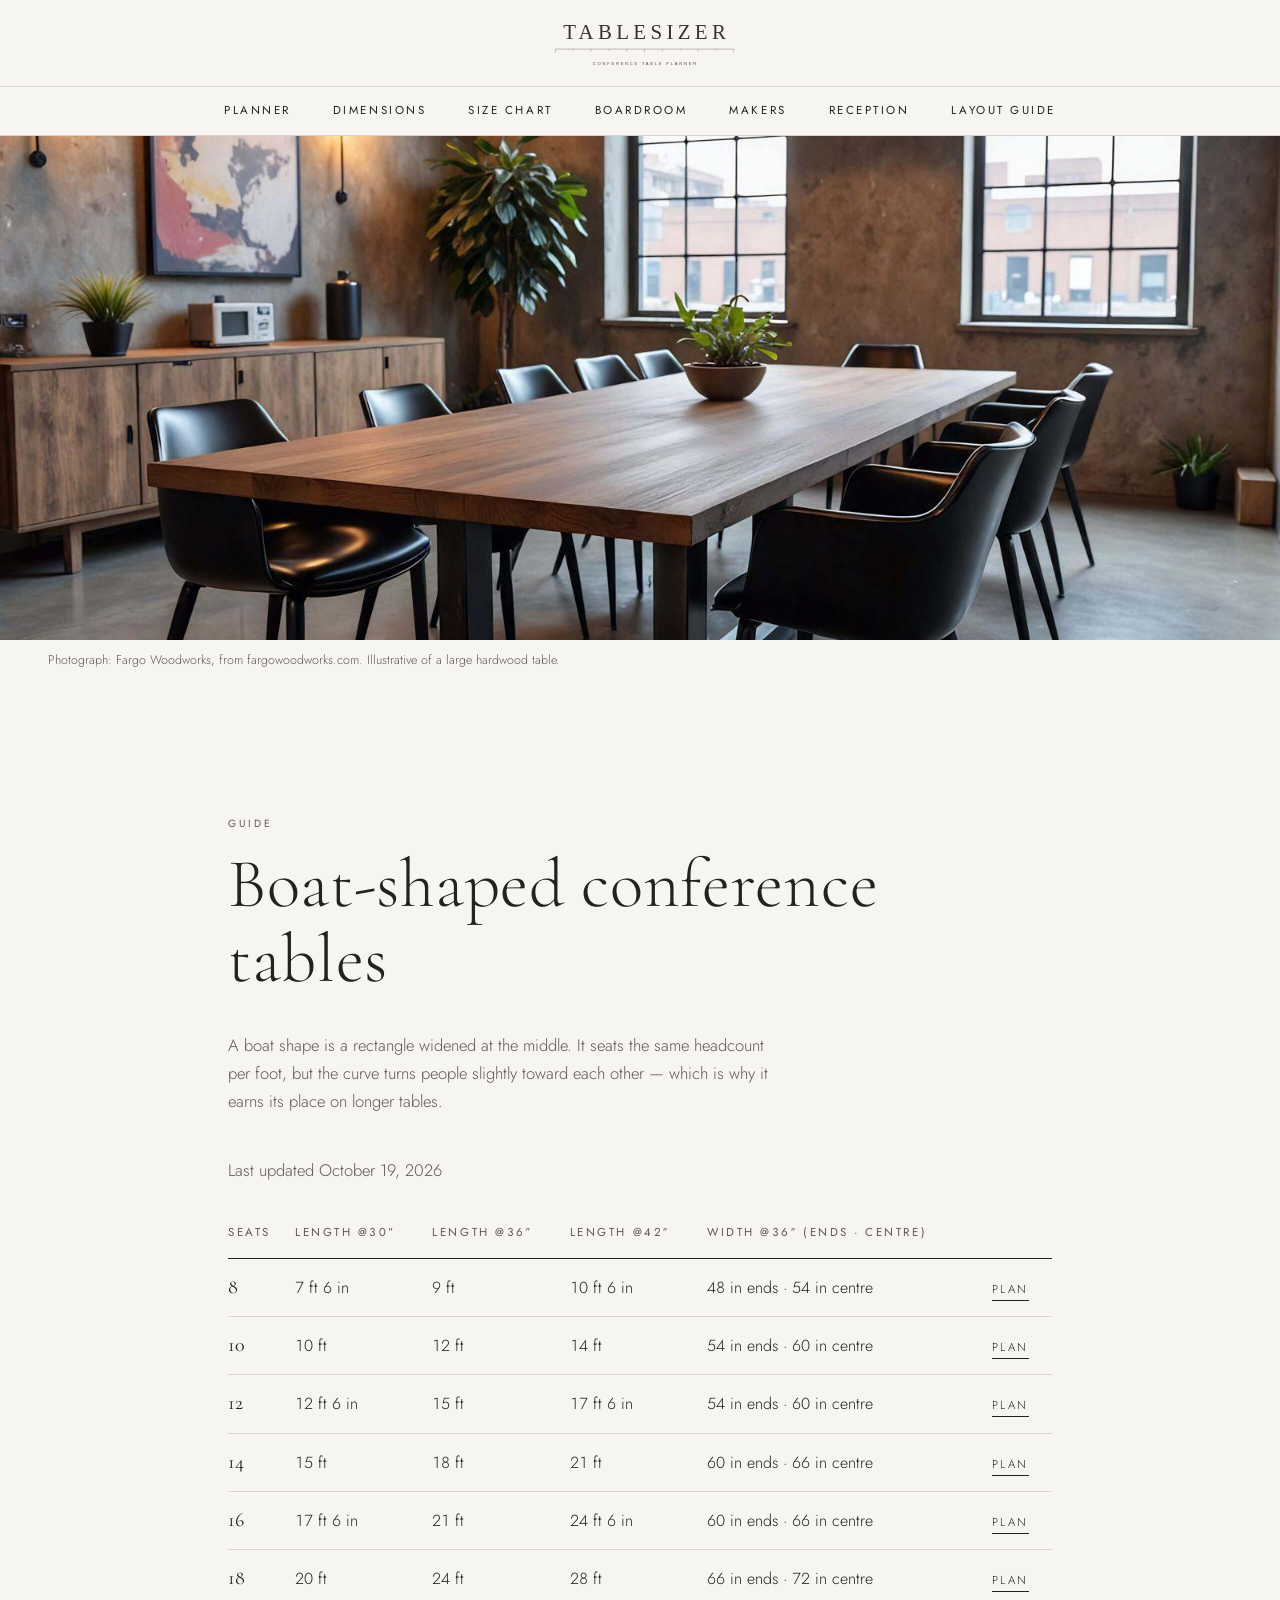
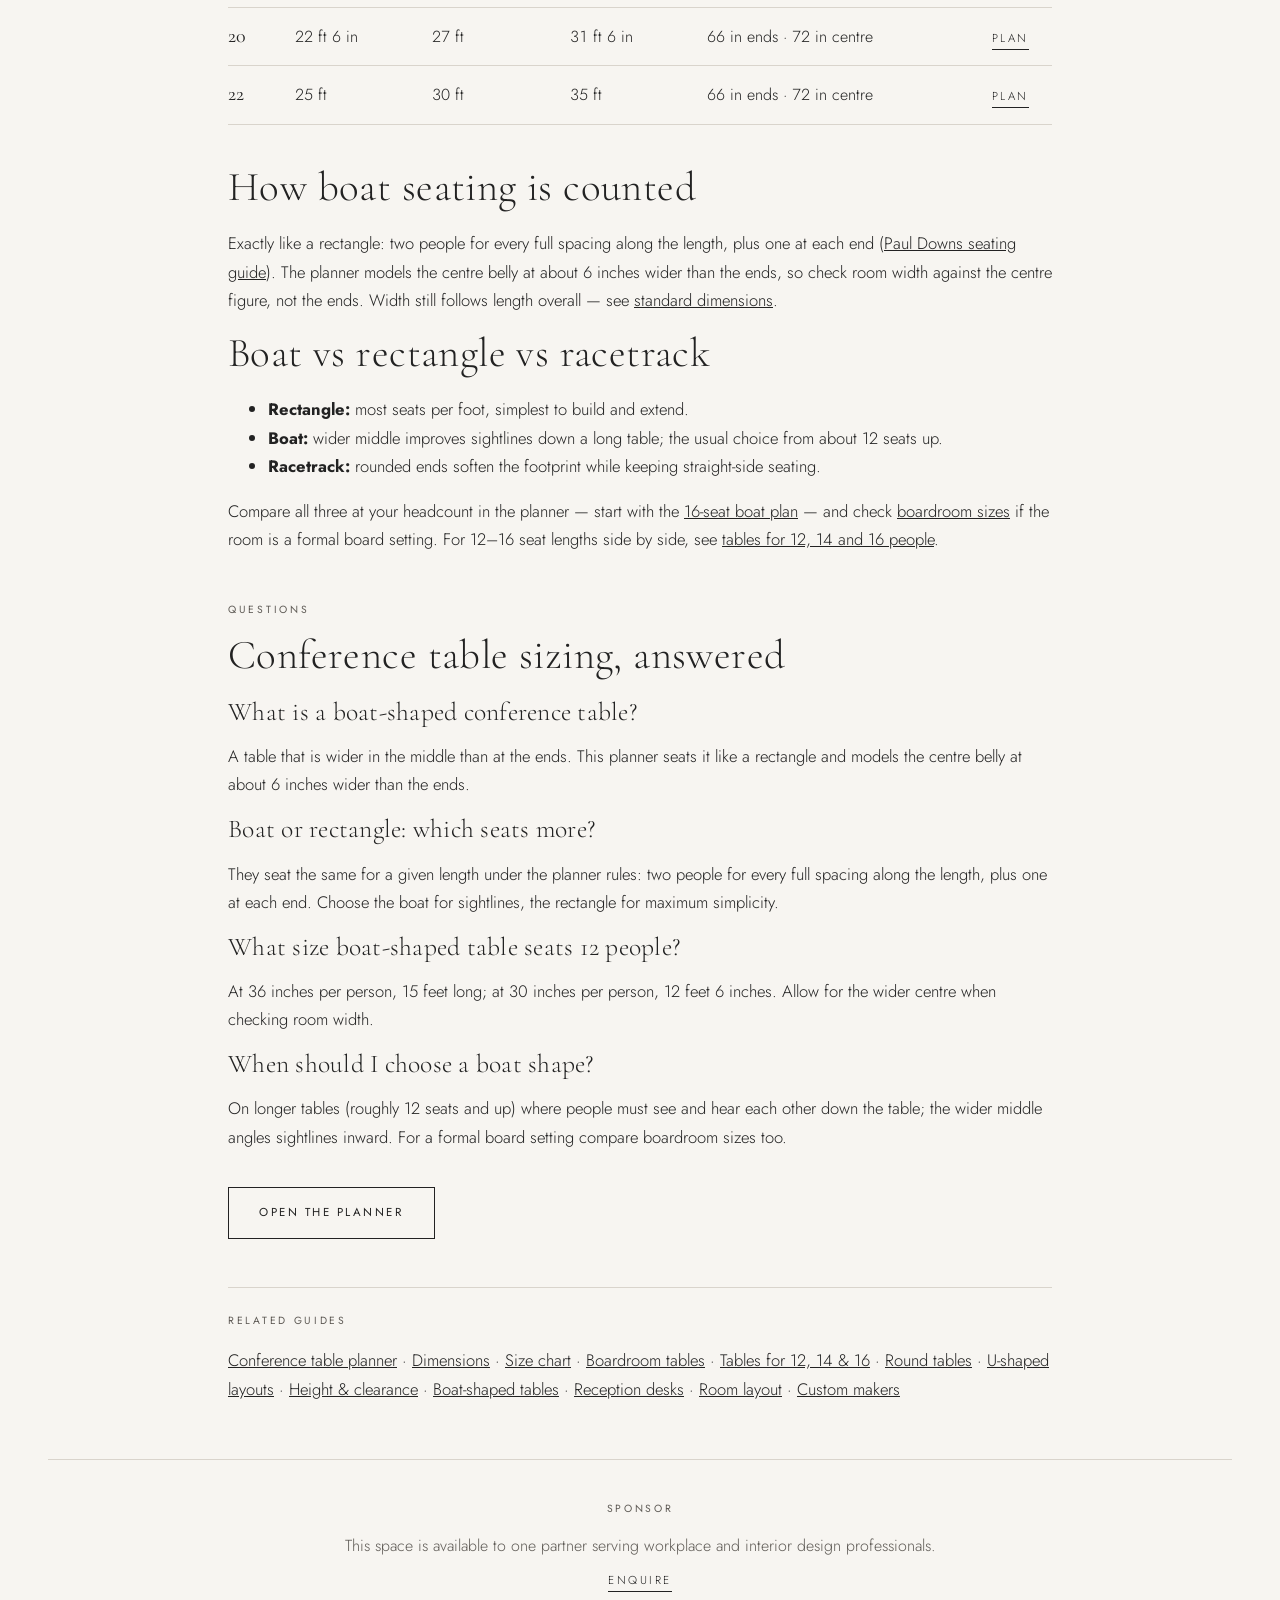
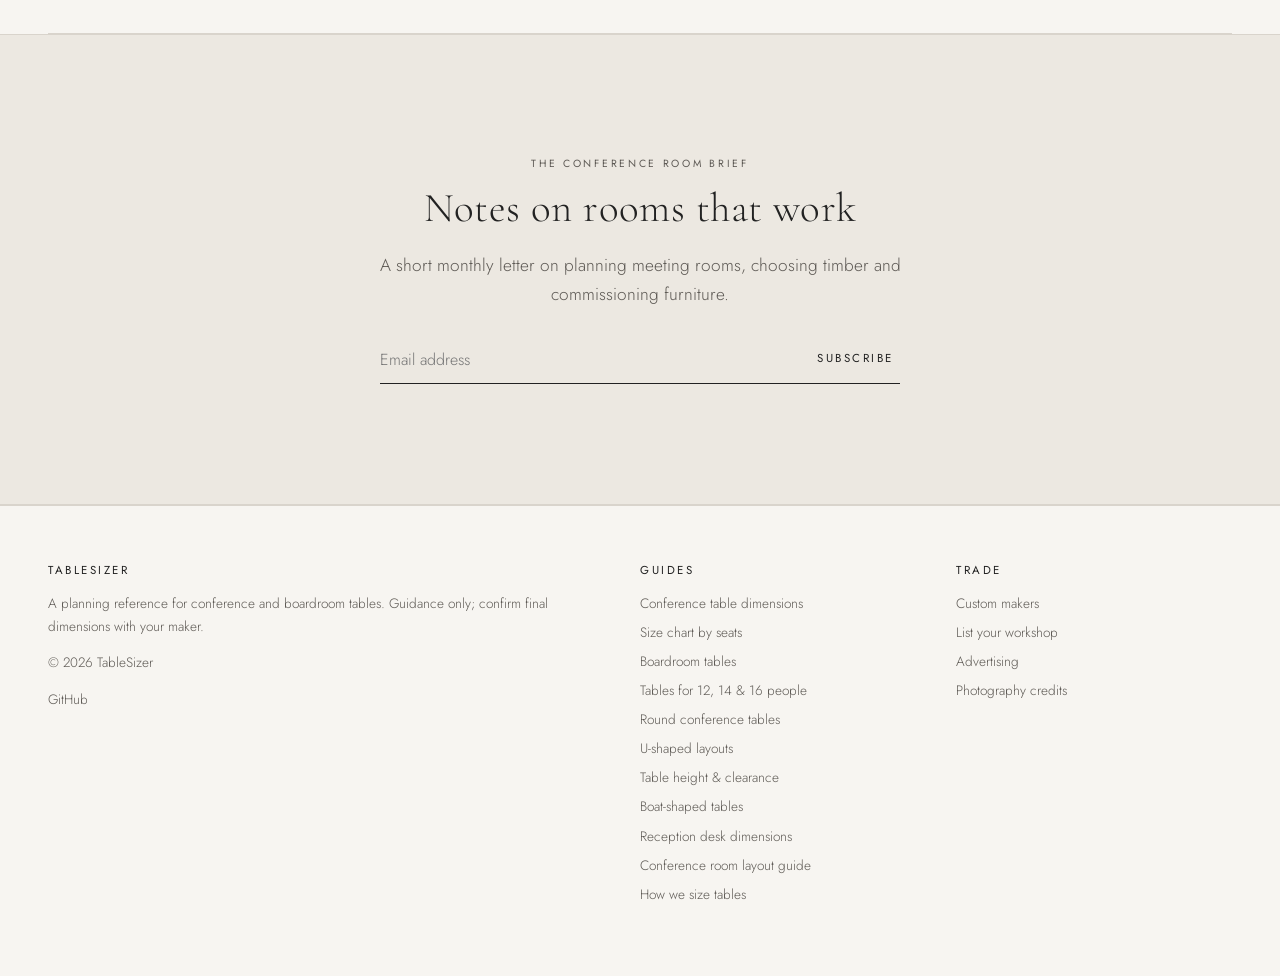
<file: boat-shaped-conference-table.html>
<!doctype html><html lang="en"><head><meta charset="utf-8"><meta name="viewport" content="width=device-width,initial-scale=1">
<title>Boat-Shaped Conference Table Sizes & Guide | TableSizer</title><meta name="description" content="Boat-shaped conference table sizes for 8 to 22 people: lengths, centre widths, sightlines, and when to choose boat vs rectangle."><link rel="canonical" href="https://tablesizer.com/boat-shaped-conference-table.html">
<meta property="og:type" content="website"><meta property="og:title" content="Boat-Shaped Conference Table Sizes & Guide | TableSizer"><meta property="og:description" content="Boat-shaped conference table sizes for 8 to 22 people: lengths, centre widths, sightlines, and when to choose boat vs rectangle."><meta property="og:url" content="https://tablesizer.com/boat-shaped-conference-table.html"><meta property="og:image" content="https://tablesizer.com/img/og-share.jpg"><meta property="og:image:width" content="1200"><meta property="og:image:height" content="630"><meta property="og:image:type" content="image/jpeg"><meta name="twitter:image" content="https://tablesizer.com/img/og-share.jpg"><meta name="twitter:card" content="summary_large_image">
<meta name="theme-color" content="#f7f5f1"><link rel="icon" href="data:image/svg+xml,%3Csvg xmlns='http://www.w3.org/2000/svg' viewBox='0 0 32 32'%3E%3Cpath d='M3 13h26M3 13v7M10 13v4M17 13v5M24 13v4M29 13v7' stroke='%2338332E' stroke-width='1.4' fill='none'/%3E%3C/svg%3E">
<link rel="preconnect" href="https://fonts.googleapis.com"><link rel="preconnect" href="https://fonts.gstatic.com" crossorigin>
<link href="https://fonts.googleapis.com/css2?family=Cormorant+Garamond:ital,wght@0,300;0,400;1,300;1,400&family=Jost:wght@300;400&display=swap" rel="stylesheet">
<link rel="stylesheet" href="style.css"><script data-goatcounter="https://tablesizer.goatcounter.com/count" async src="//gc.zgo.at/count.js"></script></head><body><a class="skip" href="#main">Skip to content</a>
<header class="top"><div class="wrap"><a class="brand" href="./"><img src="img/tablesizer-logo.svg" alt="TableSizer" width="1200" height="340" onerror="this.style.display='none';this.nextElementSibling.style.display='inline'"><span class="brand-fallback" style="display:none">TableSizer</span></a></div></header><nav class="nav" aria-label="Primary"><div class="wrap"><a href="./">Planner</a><a href="conference-table-dimensions.html">Dimensions</a><a href="conference-table-size-chart.html">Size Chart</a><a href="boardroom-table-sizes.html">Boardroom</a><a href="makers.html">Makers</a><a href="reception-desk-dimensions.html">Reception</a><a href="conference-room-layout-guide.html">Layout Guide</a></div></nav>
<main id="main"><figure class="figure"><img src="img/fargo-timberline.jpg" alt="Fargo Woodworks Timberline conference table with black chairs" width="1600" height="1066"><figcaption>Photograph: Fargo Woodworks, from fargowoodworks.com. Illustrative of a large hardwood table.</figcaption></figure><article class="article"><span class="label">Guide</span><h1>Boat-shaped conference tables</h1><p class="lede">A boat shape is a rectangle widened at the middle. It seats the same headcount per foot, but the curve turns people slightly toward each other — which is why it earns its place on longer tables.</p><p class="note">Last updated October 19, 2026</p><div class="tablewrap"><table><thead><tr><th>Seats</th><th>Length @30″</th><th>Length @36″</th><th>Length @42″</th><th>Width @36″ (ends · centre)</th><th></th></tr></thead><tbody><tr><td><b>8</b></td><td>7 ft 6 in</td><td>9 ft</td><td>10 ft 6 in</td><td>48 in ends · 54 in centre</td><td><a class="tlink" href="./?n=8&s=36&sh=boat&l=204&w=150">Plan</a></td></tr><tr><td><b>10</b></td><td>10 ft</td><td>12 ft</td><td>14 ft</td><td>54 in ends · 60 in centre</td><td><a class="tlink" href="./?n=10&s=36&sh=boat&l=240&w=156">Plan</a></td></tr><tr><td><b>12</b></td><td>12 ft 6 in</td><td>15 ft</td><td>17 ft 6 in</td><td>54 in ends · 60 in centre</td><td><a class="tlink" href="./?n=12&s=36&sh=boat&l=276&w=156">Plan</a></td></tr><tr><td><b>14</b></td><td>15 ft</td><td>18 ft</td><td>21 ft</td><td>60 in ends · 66 in centre</td><td><a class="tlink" href="./?n=14&s=36&sh=boat&l=312&w=162">Plan</a></td></tr><tr><td><b>16</b></td><td>17 ft 6 in</td><td>21 ft</td><td>24 ft 6 in</td><td>60 in ends · 66 in centre</td><td><a class="tlink" href="./?n=16&s=36&sh=boat&l=348&w=162">Plan</a></td></tr><tr><td><b>18</b></td><td>20 ft</td><td>24 ft</td><td>28 ft</td><td>66 in ends · 72 in centre</td><td><a class="tlink" href="./?n=18&s=36&sh=boat&l=384&w=168">Plan</a></td></tr><tr><td><b>20</b></td><td>22 ft 6 in</td><td>27 ft</td><td>31 ft 6 in</td><td>66 in ends · 72 in centre</td><td><a class="tlink" href="./?n=20&s=36&sh=boat&l=420&w=168">Plan</a></td></tr><tr><td><b>22</b></td><td>25 ft</td><td>30 ft</td><td>35 ft</td><td>66 in ends · 72 in centre</td><td><a class="tlink" href="./?n=22&s=36&sh=boat&l=456&w=168">Plan</a></td></tr></tbody></table></div>
<h2>How boat seating is counted</h2><p>Exactly like a rectangle: two people for every full spacing along the length, plus one at each end (<a href="https://www.custom-conference-tables.com/about-tables/size-seating-guide/number-of-seats/">Paul Downs seating guide</a>). The planner models the centre belly at about 6 inches wider than the ends, so check room width against the centre figure, not the ends. Width still follows length overall — see <a href="conference-table-dimensions.html">standard dimensions</a>.</p>
<h2>Boat vs rectangle vs racetrack</h2><ul><li><b>Rectangle:</b> most seats per foot, simplest to build and extend.</li><li><b>Boat:</b> wider middle improves sightlines down a long table; the usual choice from about 12 seats up.</li><li><b>Racetrack:</b> rounded ends soften the footprint while keeping straight-side seating.</li></ul>
<p>Compare all three at your headcount in the planner — start with the <a href="./?n=16&s=36&sh=boat">16-seat boat plan</a> — and check <a href="boardroom-table-sizes.html">boardroom sizes</a> if the room is a formal board setting. For 12–16 seat lengths side by side, see <a href="conference-table-for-12-people.html">tables for 12, 14 and 16 people</a>.</p><section style="margin-top:48px"><span class="label">Questions</span><h2>Conference table sizing, answered</h2><h3>What is a boat-shaped conference table?</h3><p>A table that is wider in the middle than at the ends. This planner seats it like a rectangle and models the centre belly at about 6 inches wider than the ends.</p><h3>Boat or rectangle: which seats more?</h3><p>They seat the same for a given length under the planner rules: two people for every full spacing along the length, plus one at each end. Choose the boat for sightlines, the rectangle for maximum simplicity.</p><h3>What size boat-shaped table seats 12 people?</h3><p>At 36 inches per person, 15 feet long; at 30 inches per person, 12 feet 6 inches. Allow for the wider centre when checking room width.</p><h3>When should I choose a boat shape?</h3><p>On longer tables (roughly 12 seats and up) where people must see and hear each other down the table; the wider middle angles sightlines inward. For a formal board setting compare boardroom sizes too.</p></section><script type="application/ld+json">{"@context":"https://schema.org","@type":"FAQPage","mainEntity":[{"@type":"Question","name":"What is a boat-shaped conference table?","acceptedAnswer":{"@type":"Answer","text":"A table that is wider in the middle than at the ends. This planner seats it like a rectangle and models the centre belly at about 6 inches wider than the ends."}},{"@type":"Question","name":"Boat or rectangle: which seats more?","acceptedAnswer":{"@type":"Answer","text":"They seat the same for a given length under the planner rules: two people for every full spacing along the length, plus one at each end. Choose the boat for sightlines, the rectangle for maximum simplicity."}},{"@type":"Question","name":"What size boat-shaped table seats 12 people?","acceptedAnswer":{"@type":"Answer","text":"At 36 inches per person, 15 feet long; at 30 inches per person, 12 feet 6 inches. Allow for the wider centre when checking room width."}},{"@type":"Question","name":"When should I choose a boat shape?","acceptedAnswer":{"@type":"Answer","text":"On longer tables (roughly 12 seats and up) where people must see and hear each other down the table; the wider middle angles sightlines inward. For a formal board setting compare boardroom sizes too."}}]}</script><script type="application/ld+json">{"@context":"https://schema.org","@type":"BreadcrumbList","itemListElement":[{"@type":"ListItem","position":1,"name":"Home","item":"https://tablesizer.com/"},{"@type":"ListItem","position":2,"name":"Boat-shaped conference tables"}]}</script><p style="margin-top:36px"><a class="btn outline" href="./#planner">Open the planner</a></p><nav aria-label="Related guides" style="border-top:1px solid var(--rule);margin-top:48px;padding-top:24px"><span class="label">Related guides</span><p><a href="./#planner">Conference table planner</a> · <a href="conference-table-dimensions.html">Dimensions</a> · <a href="conference-table-size-chart.html">Size chart</a> · <a href="boardroom-table-sizes.html">Boardroom tables</a> · <a href="conference-table-for-12-people.html">Tables for 12, 14 &amp; 16</a> · <a href="round-conference-table-sizes.html">Round tables</a> · <a href="u-shaped-conference-room-layout.html">U-shaped layouts</a> · <a href="conference-table-height-clearance.html">Height &amp; clearance</a> · <a href="boat-shaped-conference-table.html">Boat-shaped tables</a> · <a href="reception-desk-dimensions.html">Reception desks</a> · <a href="conference-room-layout-guide.html">Room layout</a> · <a href="makers.html">Custom makers</a></p></nav></article><div class="wrap"><aside class="sponsor"><span class="label">Sponsor</span><p>This space is available to one partner serving workplace and interior design professionals.</p><a class="tlink" href="mailto:hello@tablesizer.com?subject=Sponsorship">Enquire</a></aside></div><section class="band section news"><div class="wrap"><span class="label">The Conference Room Brief</span><h2>Notes on rooms that work</h2><p class="lede" style="margin:0 auto">A short monthly letter on planning meeting rooms, choosing timber and commissioning furniture.</p><form class="nl" method="post" action="https://app.loops.so/api/newsletter-form/cmvd16xke0cm20jsmvf2l6884"><input type="email" name="email" required placeholder="Email address" aria-label="Email address"><input type="hidden" name="mailingLists" value="cmvd1ree84j3i0jvtad881iqp"><button class="tlink" type="submit">Subscribe</button></form></div></section></main>
<footer><div class="wrap"><div><h4>TableSizer</h4><p>A planning reference for conference and boardroom tables. Guidance only; confirm final dimensions with your maker.</p><p>© 2026 TableSizer</p><p><a href="https://github.com/Wilsjac1/tablesizer">GitHub</a></p></div>
<div><h4>Guides</h4><a href="conference-table-dimensions.html">Conference table dimensions</a><a href="conference-table-size-chart.html">Size chart by seats</a><a href="boardroom-table-sizes.html">Boardroom tables</a><a href="conference-table-for-12-people.html">Tables for 12, 14 &amp; 16 people</a><a href="round-conference-table-sizes.html">Round conference tables</a><a href="u-shaped-conference-room-layout.html">U-shaped layouts</a><a href="conference-table-height-clearance.html">Table height &amp; clearance</a><a href="boat-shaped-conference-table.html">Boat-shaped tables</a><a href="reception-desk-dimensions.html">Reception desk dimensions</a><a href="conference-room-layout-guide.html">Conference room layout guide</a><a href="./#method">How we size tables</a></div>
<div><h4>Trade</h4><a href="makers.html">Custom makers</a><a href="makers.html#list">List your workshop</a><a href="mailto:hello@tablesizer.com?subject=Sponsorship">Advertising</a><a href="credits.html">Photography credits</a></div></div></footer>
<script src="site.js" defer></script></body></html>
</file>
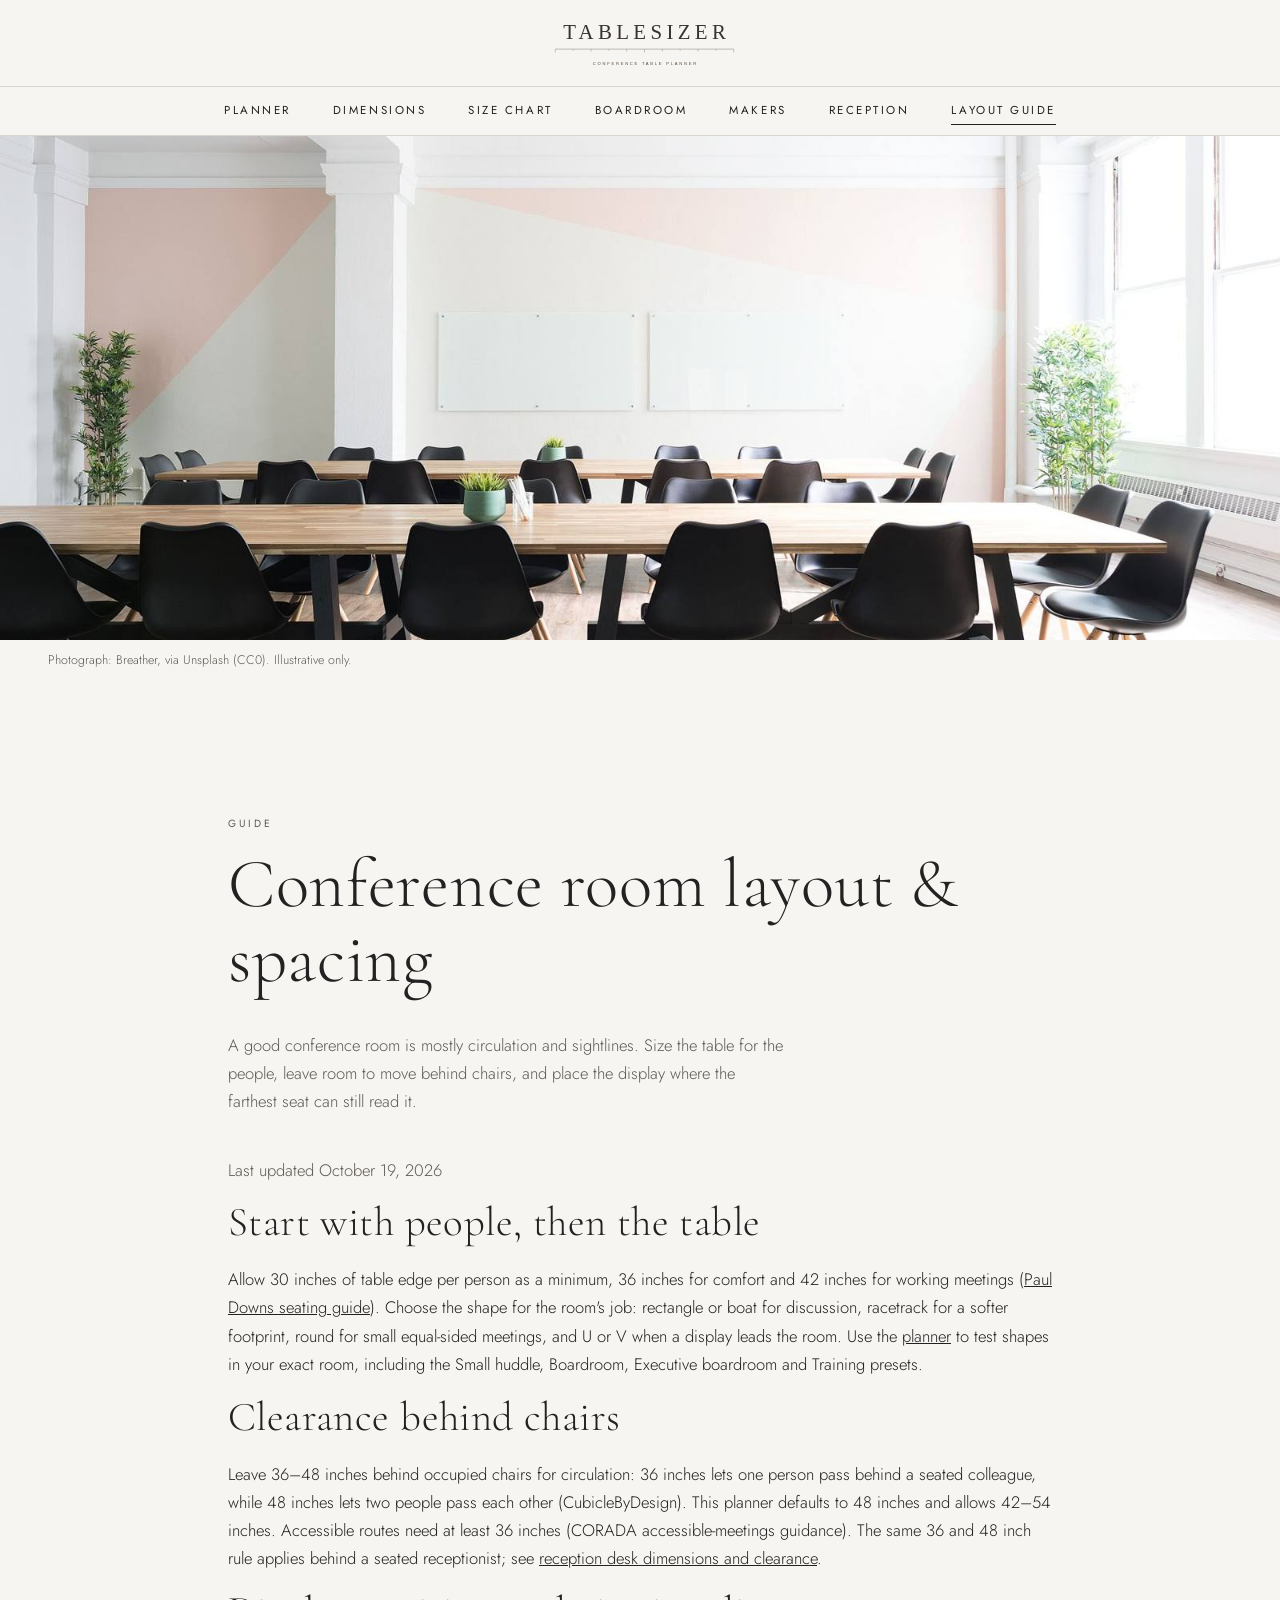
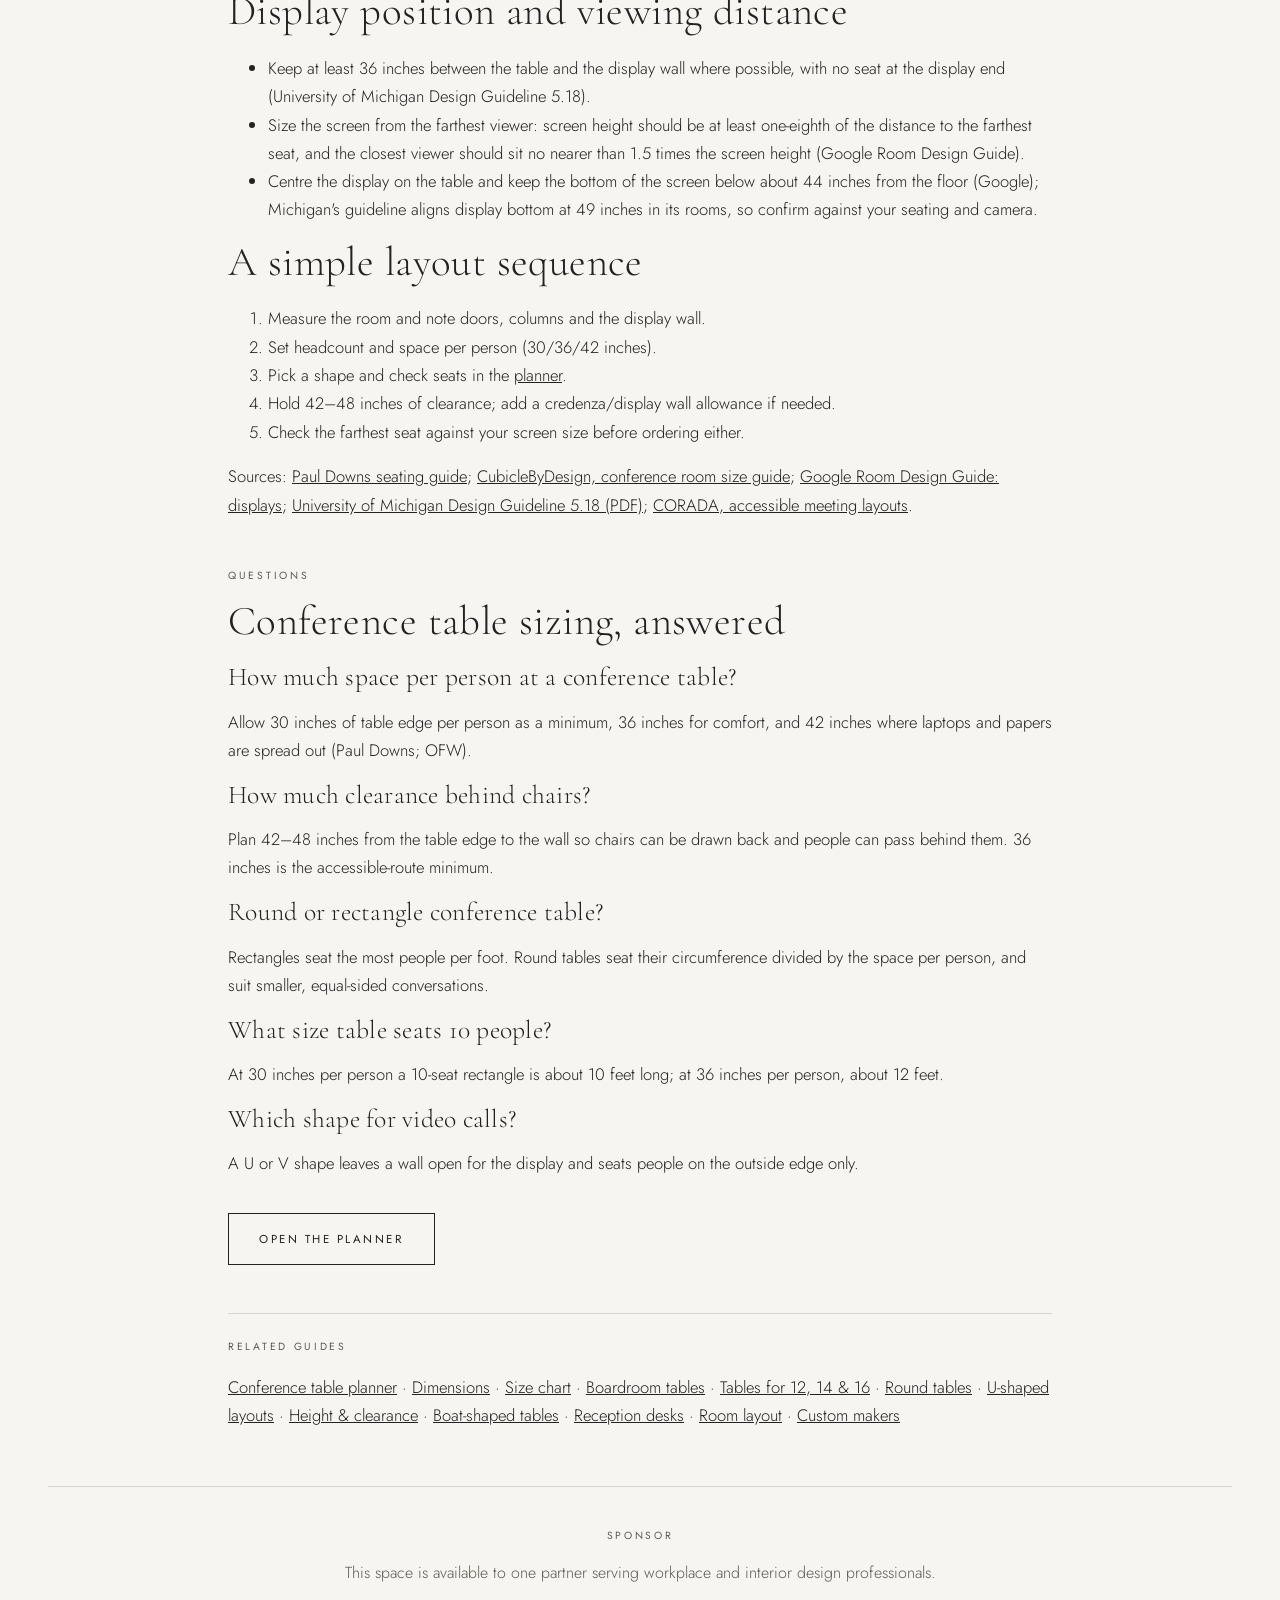
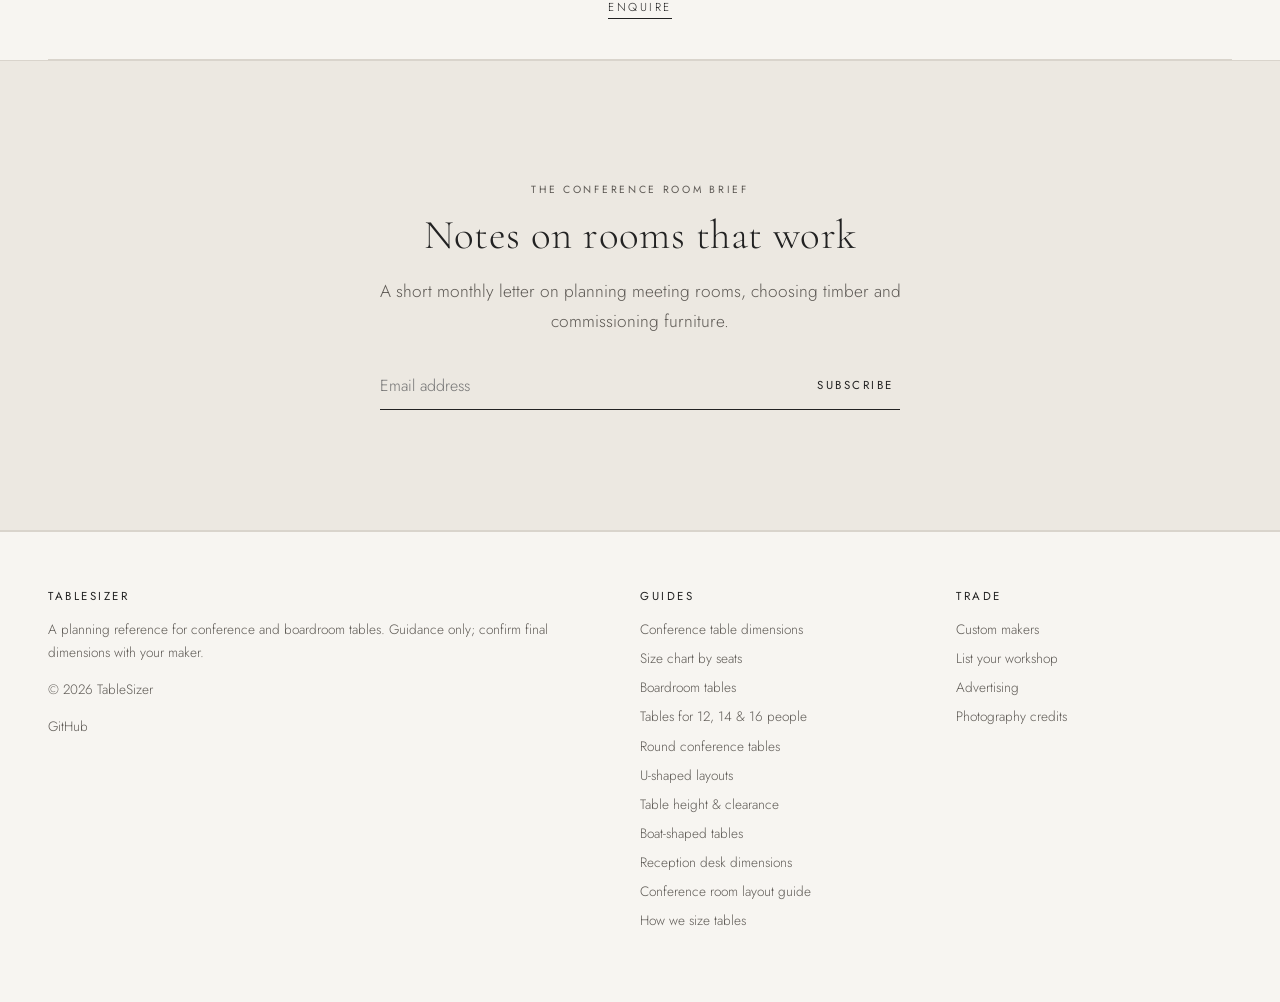
<file: conference-room-layout-guide.html>
<!doctype html><html lang="en"><head><meta charset="utf-8"><meta name="viewport" content="width=device-width,initial-scale=1">
<title>Conference Room Layout Guide: Spacing, Clearance | TableSizer</title><meta name="description" content="How to lay out a conference room: clearance behind chairs, space per person, table shapes, display distance and mounting height, with sources."><link rel="canonical" href="https://tablesizer.com/conference-room-layout-guide.html">
<meta property="og:type" content="website"><meta property="og:title" content="Conference Room Layout Guide: Spacing, Clearance | TableSizer"><meta property="og:description" content="How to lay out a conference room: clearance behind chairs, space per person, table shapes, display distance and mounting height, with sources."><meta property="og:url" content="https://tablesizer.com/conference-room-layout-guide.html"><meta property="og:image" content="https://tablesizer.com/img/og-share.jpg"><meta property="og:image:width" content="1200"><meta property="og:image:height" content="630"><meta property="og:image:type" content="image/jpeg"><meta name="twitter:image" content="https://tablesizer.com/img/og-share.jpg"><meta name="twitter:card" content="summary_large_image">
<meta name="theme-color" content="#f7f5f1"><link rel="icon" href="data:image/svg+xml,%3Csvg xmlns='http://www.w3.org/2000/svg' viewBox='0 0 32 32'%3E%3Cpath d='M3 13h26M3 13v7M10 13v4M17 13v5M24 13v4M29 13v7' stroke='%2338332E' stroke-width='1.4' fill='none'/%3E%3C/svg%3E">
<link rel="preconnect" href="https://fonts.googleapis.com"><link rel="preconnect" href="https://fonts.gstatic.com" crossorigin>
<link href="https://fonts.googleapis.com/css2?family=Cormorant+Garamond:ital,wght@0,300;0,400;1,300;1,400&family=Jost:wght@300;400&display=swap" rel="stylesheet">
<link rel="stylesheet" href="style.css"><script data-goatcounter="https://tablesizer.goatcounter.com/count" async src="//gc.zgo.at/count.js"></script></head><body><a class="skip" href="#main">Skip to content</a>
<header class="top"><div class="wrap"><a class="brand" href="./"><img src="img/tablesizer-logo.svg" alt="TableSizer" width="1200" height="340" onerror="this.style.display='none';this.nextElementSibling.style.display='inline'"><span class="brand-fallback" style="display:none">TableSizer</span></a></div></header><nav class="nav" aria-label="Primary"><div class="wrap"><a href="./">Planner</a><a href="conference-table-dimensions.html">Dimensions</a><a href="conference-table-size-chart.html">Size Chart</a><a href="boardroom-table-sizes.html">Boardroom</a><a href="makers.html">Makers</a><a href="reception-desk-dimensions.html">Reception</a><a href="conference-room-layout-guide.html" aria-current="page">Layout Guide</a></div></nav>
<main id="main"><figure class="figure"><img src="img/hero-meeting-room.jpg" alt="A long wooden meeting table in a bright room" width="1600" height="1066"><figcaption>Photograph: Breather, via Unsplash (CC0). Illustrative only.</figcaption></figure><article class="article"><span class="label">Guide</span><h1>Conference room layout & spacing</h1><p class="lede">A good conference room is mostly circulation and sightlines. Size the table for the people, leave room to move behind chairs, and place the display where the farthest seat can still read it.</p><p class="note">Last updated October 19, 2026</p><h2>Start with people, then the table</h2><p>Allow 30 inches of table edge per person as a minimum, 36 inches for comfort and 42 inches for working meetings (<a href="https://www.custom-conference-tables.com/about-tables/size-seating-guide/number-of-seats/">Paul Downs seating guide</a>). Choose the shape for the room's job: rectangle or boat for discussion, racetrack for a softer footprint, round for small equal-sided meetings, and U or V when a display leads the room. Use the <a href="./#planner">planner</a> to test shapes in your exact room, including the Small huddle, Boardroom, Executive boardroom and Training presets.</p>
<h2>Clearance behind chairs</h2><p>Leave 36–48 inches behind occupied chairs for circulation: 36 inches lets one person pass behind a seated colleague, while 48 inches lets two people pass each other (CubicleByDesign). This planner defaults to 48 inches and allows 42–54 inches. Accessible routes need at least 36 inches (CORADA accessible-meetings guidance). The same 36 and 48 inch rule applies behind a seated receptionist; see <a href="reception-desk-dimensions.html">reception desk dimensions and clearance</a>.</p>
<h2>Display position and viewing distance</h2><ul><li>Keep at least 36 inches between the table and the display wall where possible, with no seat at the display end (University of Michigan Design Guideline 5.18).</li><li>Size the screen from the farthest viewer: screen height should be at least one-eighth of the distance to the farthest seat, and the closest viewer should sit no nearer than 1.5 times the screen height (Google Room Design Guide).</li><li>Centre the display on the table and keep the bottom of the screen below about 44 inches from the floor (Google); Michigan's guideline aligns display bottom at 49 inches in its rooms, so confirm against your seating and camera.</li></ul>
<h2>A simple layout sequence</h2><ol><li>Measure the room and note doors, columns and the display wall.</li><li>Set headcount and space per person (30/36/42 inches).</li><li>Pick a shape and check seats in the <a href="./#planner">planner</a>.</li><li>Hold 42–48 inches of clearance; add a credenza/display wall allowance if needed.</li><li>Check the farthest seat against your screen size before ordering either.</li></ol>
<p>Sources: <a href="https://www.custom-conference-tables.com/about-tables/size-seating-guide/number-of-seats/">Paul Downs seating guide</a>; <a href="https://cubiclebydesign.com/size-of-a-conference-room/">CubicleByDesign, conference room size guide</a>; <a href="https://roomdesignguide.withgoogle.com/displays-and-extras/screen">Google Room Design Guide: displays</a>; <a href="https://umaec.umich.edu/desguide/5.0-SBA/SBA5.18.pdf">University of Michigan Design Guideline 5.18 (PDF)</a>; <a href="https://www.corada.com/documents/guide-to-planning-accessible-meetings/meeting-room-layouts-and-considerations">CORADA, accessible meeting layouts</a>.</p><section style="margin-top:48px"><span class="label">Questions</span><h2>Conference table sizing, answered</h2><h3>How much space per person at a conference table?</h3><p>Allow 30 inches of table edge per person as a minimum, 36 inches for comfort, and 42 inches where laptops and papers are spread out (Paul Downs; OFW).</p><h3>How much clearance behind chairs?</h3><p>Plan 42–48 inches from the table edge to the wall so chairs can be drawn back and people can pass behind them. 36 inches is the accessible-route minimum.</p><h3>Round or rectangle conference table?</h3><p>Rectangles seat the most people per foot. Round tables seat their circumference divided by the space per person, and suit smaller, equal-sided conversations.</p><h3>What size table seats 10 people?</h3><p>At 30 inches per person a 10-seat rectangle is about 10 feet long; at 36 inches per person, about 12 feet.</p><h3>Which shape for video calls?</h3><p>A U or V shape leaves a wall open for the display and seats people on the outside edge only.</p></section><script type="application/ld+json">{"@context":"https://schema.org","@type":"FAQPage","mainEntity":[{"@type":"Question","name":"How much space per person at a conference table?","acceptedAnswer":{"@type":"Answer","text":"Allow 30 inches of table edge per person as a minimum, 36 inches for comfort, and 42 inches where laptops and papers are spread out (Paul Downs; OFW)."}},{"@type":"Question","name":"How much clearance behind chairs?","acceptedAnswer":{"@type":"Answer","text":"Plan 42–48 inches from the table edge to the wall so chairs can be drawn back and people can pass behind them. 36 inches is the accessible-route minimum."}},{"@type":"Question","name":"Round or rectangle conference table?","acceptedAnswer":{"@type":"Answer","text":"Rectangles seat the most people per foot. Round tables seat their circumference divided by the space per person, and suit smaller, equal-sided conversations."}},{"@type":"Question","name":"What size table seats 10 people?","acceptedAnswer":{"@type":"Answer","text":"At 30 inches per person a 10-seat rectangle is about 10 feet long; at 36 inches per person, about 12 feet."}},{"@type":"Question","name":"Which shape for video calls?","acceptedAnswer":{"@type":"Answer","text":"A U or V shape leaves a wall open for the display and seats people on the outside edge only."}}]}</script><script type="application/ld+json">{"@context":"https://schema.org","@type":"BreadcrumbList","itemListElement":[{"@type":"ListItem","position":1,"name":"Home","item":"https://tablesizer.com/"},{"@type":"ListItem","position":2,"name":"Conference room layout & spacing"}]}</script><p style="margin-top:36px"><a class="btn outline" href="./#planner">Open the planner</a></p><nav aria-label="Related guides" style="border-top:1px solid var(--rule);margin-top:48px;padding-top:24px"><span class="label">Related guides</span><p><a href="./#planner">Conference table planner</a> · <a href="conference-table-dimensions.html">Dimensions</a> · <a href="conference-table-size-chart.html">Size chart</a> · <a href="boardroom-table-sizes.html">Boardroom tables</a> · <a href="conference-table-for-12-people.html">Tables for 12, 14 &amp; 16</a> · <a href="round-conference-table-sizes.html">Round tables</a> · <a href="u-shaped-conference-room-layout.html">U-shaped layouts</a> · <a href="conference-table-height-clearance.html">Height &amp; clearance</a> · <a href="boat-shaped-conference-table.html">Boat-shaped tables</a> · <a href="reception-desk-dimensions.html">Reception desks</a> · <a href="conference-room-layout-guide.html">Room layout</a> · <a href="makers.html">Custom makers</a></p></nav></article><div class="wrap"><aside class="sponsor"><span class="label">Sponsor</span><p>This space is available to one partner serving workplace and interior design professionals.</p><a class="tlink" href="mailto:hello@tablesizer.com?subject=Sponsorship">Enquire</a></aside></div><section class="band section news"><div class="wrap"><span class="label">The Conference Room Brief</span><h2>Notes on rooms that work</h2><p class="lede" style="margin:0 auto">A short monthly letter on planning meeting rooms, choosing timber and commissioning furniture.</p><form class="nl" method="post" action="https://app.loops.so/api/newsletter-form/cmvd16xke0cm20jsmvf2l6884"><input type="email" name="email" required placeholder="Email address" aria-label="Email address"><input type="hidden" name="mailingLists" value="cmvd1ree84j3i0jvtad881iqp"><button class="tlink" type="submit">Subscribe</button></form></div></section></main>
<footer><div class="wrap"><div><h4>TableSizer</h4><p>A planning reference for conference and boardroom tables. Guidance only; confirm final dimensions with your maker.</p><p>© 2026 TableSizer</p><p><a href="https://github.com/Wilsjac1/tablesizer">GitHub</a></p></div>
<div><h4>Guides</h4><a href="conference-table-dimensions.html">Conference table dimensions</a><a href="conference-table-size-chart.html">Size chart by seats</a><a href="boardroom-table-sizes.html">Boardroom tables</a><a href="conference-table-for-12-people.html">Tables for 12, 14 &amp; 16 people</a><a href="round-conference-table-sizes.html">Round conference tables</a><a href="u-shaped-conference-room-layout.html">U-shaped layouts</a><a href="conference-table-height-clearance.html">Table height &amp; clearance</a><a href="boat-shaped-conference-table.html">Boat-shaped tables</a><a href="reception-desk-dimensions.html">Reception desk dimensions</a><a href="conference-room-layout-guide.html">Conference room layout guide</a><a href="./#method">How we size tables</a></div>
<div><h4>Trade</h4><a href="makers.html">Custom makers</a><a href="makers.html#list">List your workshop</a><a href="mailto:hello@tablesizer.com?subject=Sponsorship">Advertising</a><a href="credits.html">Photography credits</a></div></div></footer>
<script src="site.js" defer></script></body></html>
</file>
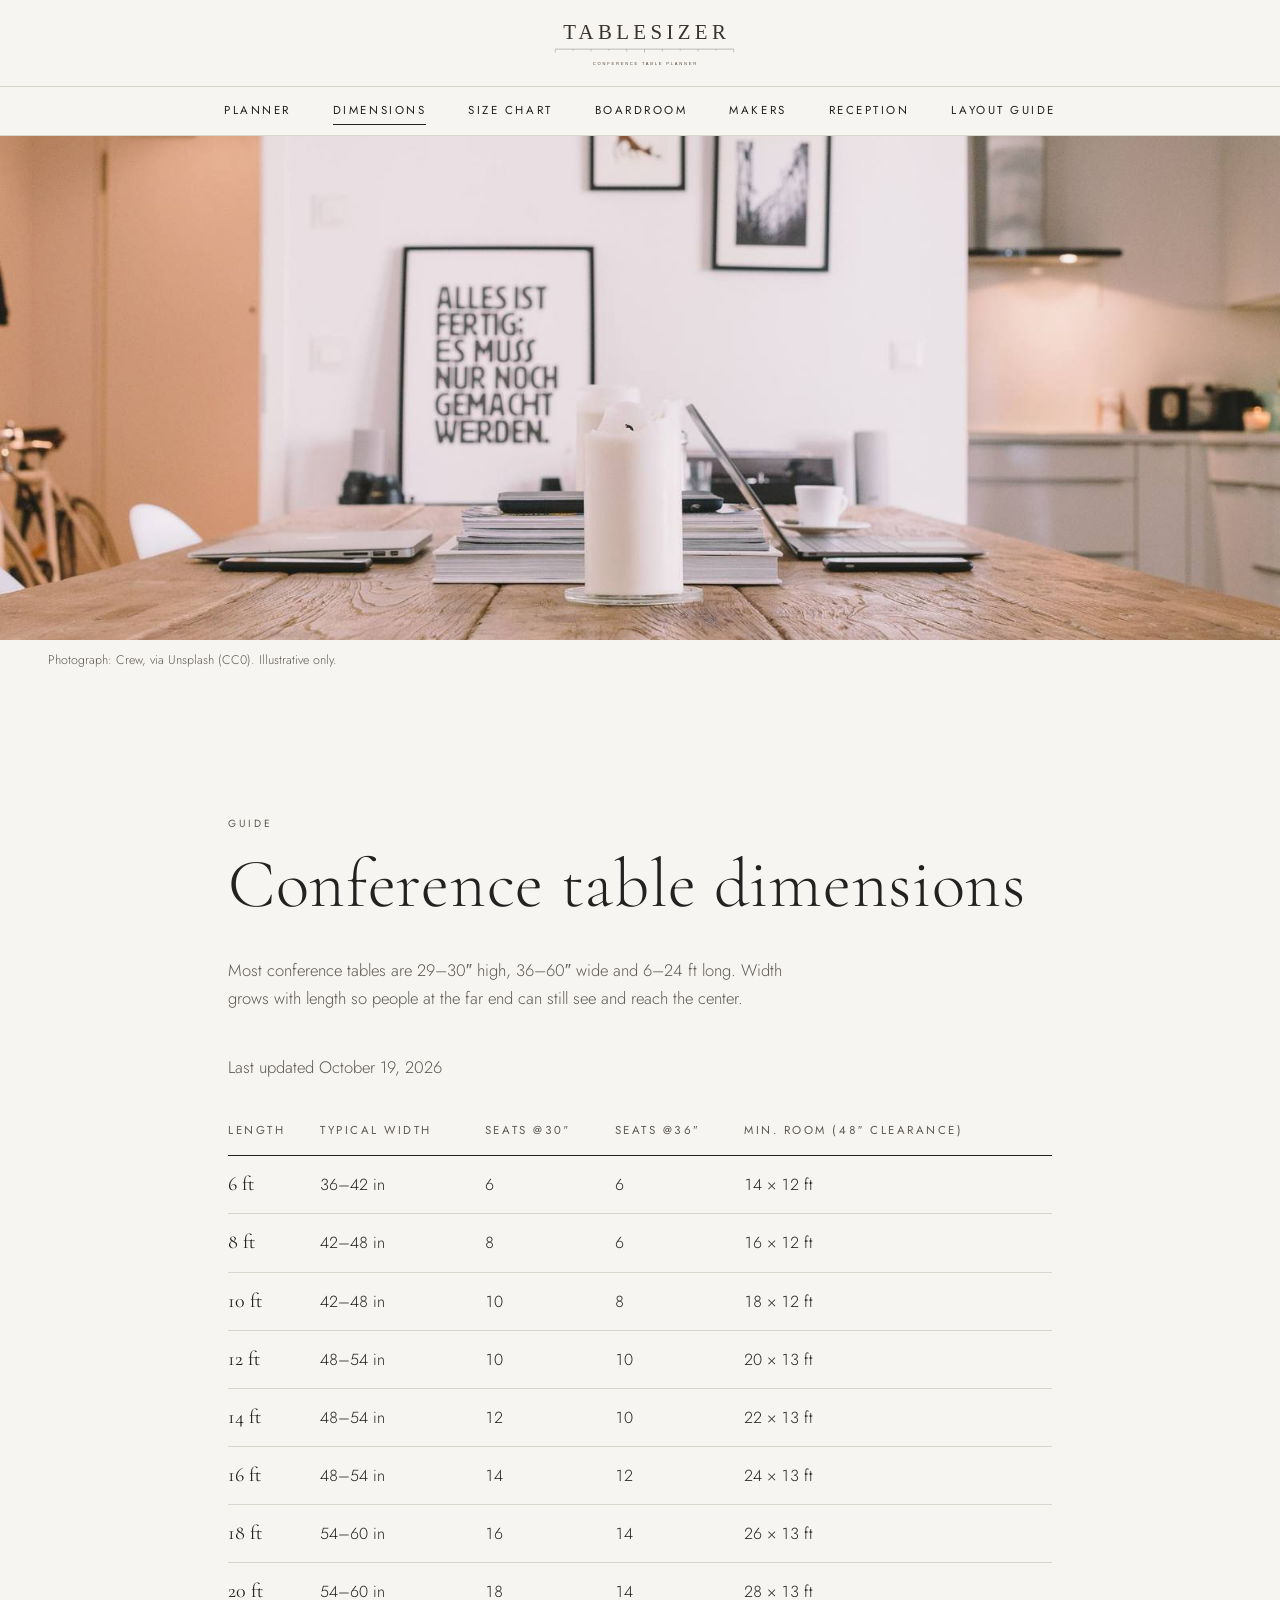
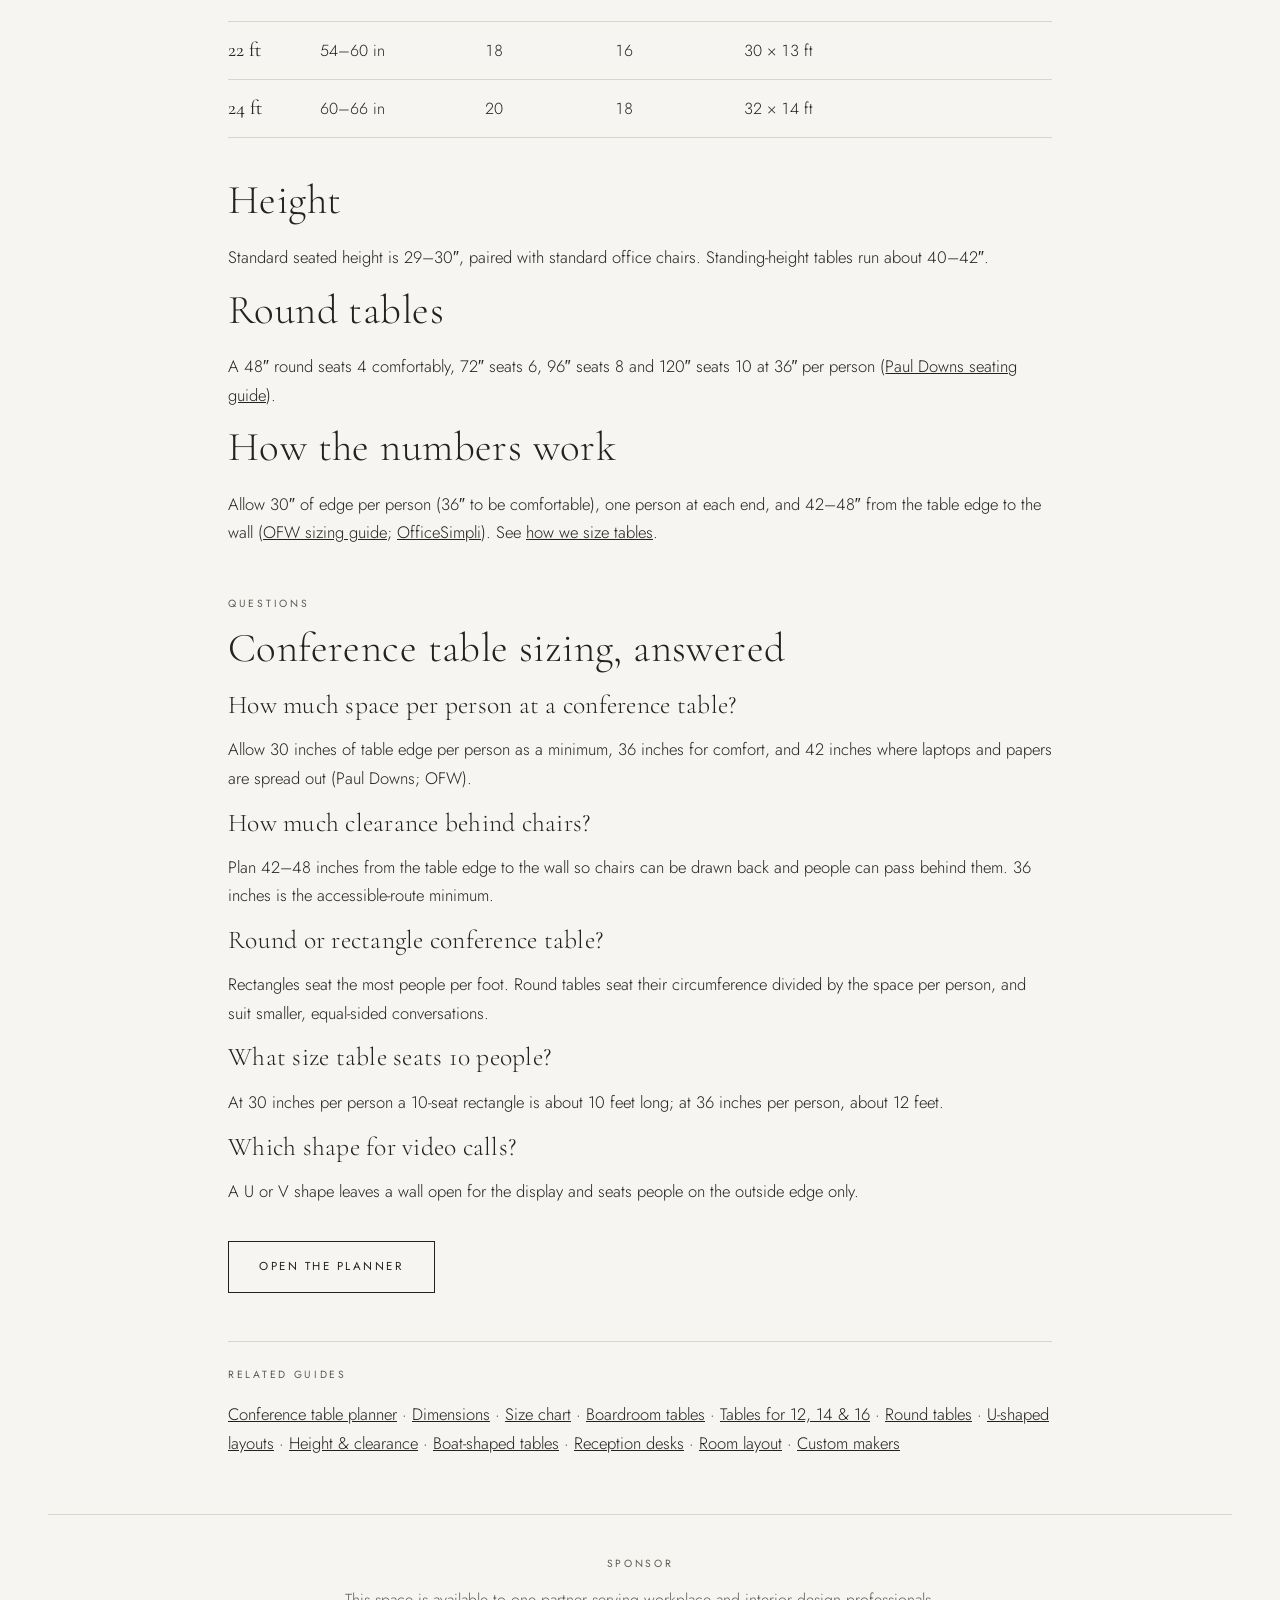
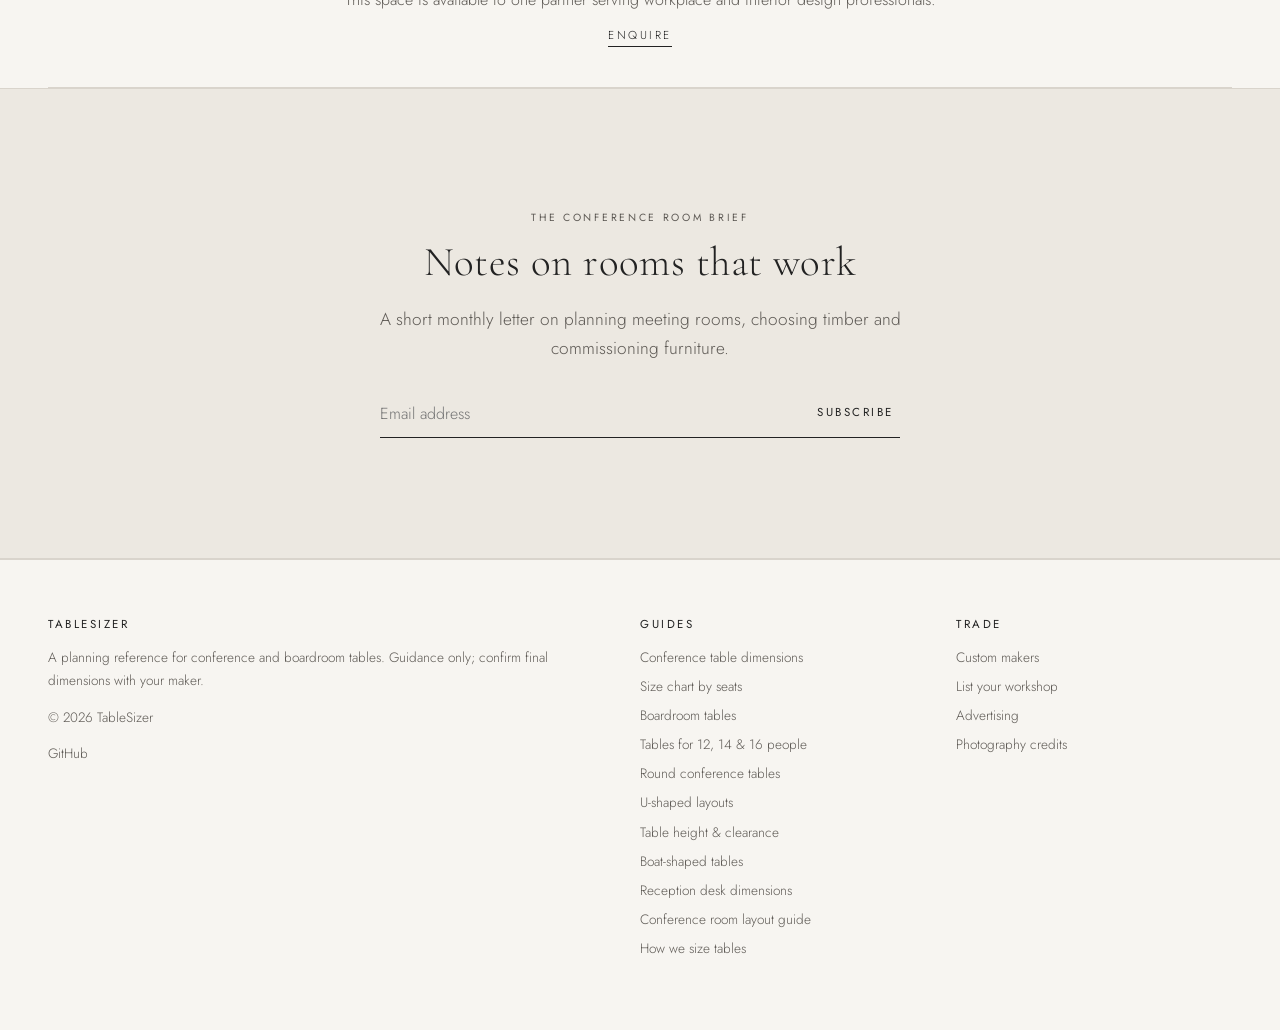
<file: conference-table-dimensions.html>
<!doctype html><html lang="en"><head><meta charset="utf-8"><meta name="viewport" content="width=device-width,initial-scale=1">
<title>Conference Table Dimensions & Standard Sizes | TableSizer</title><meta name="description" content="Standard conference table dimensions: lengths, widths, heights, seats and the room size each table needs."><link rel="canonical" href="https://tablesizer.com/conference-table-dimensions.html">
<meta property="og:type" content="website"><meta property="og:title" content="Conference Table Dimensions & Standard Sizes | TableSizer"><meta property="og:description" content="Standard conference table dimensions: lengths, widths, heights, seats and the room size each table needs."><meta property="og:url" content="https://tablesizer.com/conference-table-dimensions.html"><meta property="og:image" content="https://tablesizer.com/img/og-share.jpg"><meta property="og:image:width" content="1200"><meta property="og:image:height" content="630"><meta property="og:image:type" content="image/jpeg"><meta name="twitter:image" content="https://tablesizer.com/img/og-share.jpg"><meta name="twitter:card" content="summary_large_image">
<meta name="theme-color" content="#f7f5f1"><link rel="icon" href="data:image/svg+xml,%3Csvg xmlns='http://www.w3.org/2000/svg' viewBox='0 0 32 32'%3E%3Cpath d='M3 13h26M3 13v7M10 13v4M17 13v5M24 13v4M29 13v7' stroke='%2338332E' stroke-width='1.4' fill='none'/%3E%3C/svg%3E">
<link rel="preconnect" href="https://fonts.googleapis.com"><link rel="preconnect" href="https://fonts.gstatic.com" crossorigin>
<link href="https://fonts.googleapis.com/css2?family=Cormorant+Garamond:ital,wght@0,300;0,400;1,300;1,400&family=Jost:wght@300;400&display=swap" rel="stylesheet">
<link rel="stylesheet" href="style.css"><script data-goatcounter="https://tablesizer.goatcounter.com/count" async src="//gc.zgo.at/count.js"></script></head><body><a class="skip" href="#main">Skip to content</a>
<header class="top"><div class="wrap"><a class="brand" href="./"><img src="img/tablesizer-logo.svg" alt="TableSizer" width="1200" height="340" onerror="this.style.display='none';this.nextElementSibling.style.display='inline'"><span class="brand-fallback" style="display:none">TableSizer</span></a></div></header><nav class="nav" aria-label="Primary"><div class="wrap"><a href="./">Planner</a><a href="conference-table-dimensions.html" aria-current="page">Dimensions</a><a href="conference-table-size-chart.html">Size Chart</a><a href="boardroom-table-sizes.html">Boardroom</a><a href="makers.html">Makers</a><a href="reception-desk-dimensions.html">Reception</a><a href="conference-room-layout-guide.html">Layout Guide</a></div></nav>
<main id="main"><figure class="figure"><img src="img/wood-table-detail.jpg" alt="A wooden table top set against a white wall" width="1600" height="1066"><figcaption>Photograph: Crew, via Unsplash (CC0). Illustrative only.</figcaption></figure><article class="article"><span class="label">Guide</span><h1>Conference table dimensions</h1><p class="lede">Most conference tables are 29–30″ high, 36–60″ wide and 6–24 ft long. Width grows with length so people at the far end can still see and reach the center.</p><p class="note">Last updated October 19, 2026</p><div class="tablewrap"><table><thead><tr><th>Length</th><th>Typical width</th><th>Seats @30″</th><th>Seats @36″</th><th>Min. room (48″ clearance)</th></tr></thead><tbody><tr><td><b>6 ft</b></td><td>36–42 in</td><td>6</td><td>6</td><td>14 × 12 ft</td></tr><tr><td><b>8 ft</b></td><td>42–48 in</td><td>8</td><td>6</td><td>16 × 12 ft</td></tr><tr><td><b>10 ft</b></td><td>42–48 in</td><td>10</td><td>8</td><td>18 × 12 ft</td></tr><tr><td><b>12 ft</b></td><td>48–54 in</td><td>10</td><td>10</td><td>20 × 13 ft</td></tr><tr><td><b>14 ft</b></td><td>48–54 in</td><td>12</td><td>10</td><td>22 × 13 ft</td></tr><tr><td><b>16 ft</b></td><td>48–54 in</td><td>14</td><td>12</td><td>24 × 13 ft</td></tr><tr><td><b>18 ft</b></td><td>54–60 in</td><td>16</td><td>14</td><td>26 × 13 ft</td></tr><tr><td><b>20 ft</b></td><td>54–60 in</td><td>18</td><td>14</td><td>28 × 13 ft</td></tr><tr><td><b>22 ft</b></td><td>54–60 in</td><td>18</td><td>16</td><td>30 × 13 ft</td></tr><tr><td><b>24 ft</b></td><td>60–66 in</td><td>20</td><td>18</td><td>32 × 14 ft</td></tr></tbody></table></div>
<h2>Height</h2><p>Standard seated height is 29–30″, paired with standard office chairs. Standing-height tables run about 40–42″.</p>
<h2>Round tables</h2><p>A 48″ round seats 4 comfortably, 72″ seats 6, 96″ seats 8 and 120″ seats 10 at 36″ per person (<a href="https://www.custom-conference-tables.com/about-tables/size-seating-guide/number-of-seats/">Paul Downs seating guide</a>).</p>
<h2>How the numbers work</h2><p>Allow 30″ of edge per person (36″ to be comfortable), one person at each end, and 42–48″ from the table edge to the wall (<a href="https://ofwgo.com/choosing-the-right-size-conference-table/">OFW sizing guide</a>; <a href="https://www.officesimpli.com/pages/conference-table-size-calculator">OfficeSimpli</a>). See <a href="./#method">how we size tables</a>.</p><section style="margin-top:48px"><span class="label">Questions</span><h2>Conference table sizing, answered</h2><h3>How much space per person at a conference table?</h3><p>Allow 30 inches of table edge per person as a minimum, 36 inches for comfort, and 42 inches where laptops and papers are spread out (Paul Downs; OFW).</p><h3>How much clearance behind chairs?</h3><p>Plan 42–48 inches from the table edge to the wall so chairs can be drawn back and people can pass behind them. 36 inches is the accessible-route minimum.</p><h3>Round or rectangle conference table?</h3><p>Rectangles seat the most people per foot. Round tables seat their circumference divided by the space per person, and suit smaller, equal-sided conversations.</p><h3>What size table seats 10 people?</h3><p>At 30 inches per person a 10-seat rectangle is about 10 feet long; at 36 inches per person, about 12 feet.</p><h3>Which shape for video calls?</h3><p>A U or V shape leaves a wall open for the display and seats people on the outside edge only.</p></section><script type="application/ld+json">{"@context":"https://schema.org","@type":"FAQPage","mainEntity":[{"@type":"Question","name":"How much space per person at a conference table?","acceptedAnswer":{"@type":"Answer","text":"Allow 30 inches of table edge per person as a minimum, 36 inches for comfort, and 42 inches where laptops and papers are spread out (Paul Downs; OFW)."}},{"@type":"Question","name":"How much clearance behind chairs?","acceptedAnswer":{"@type":"Answer","text":"Plan 42–48 inches from the table edge to the wall so chairs can be drawn back and people can pass behind them. 36 inches is the accessible-route minimum."}},{"@type":"Question","name":"Round or rectangle conference table?","acceptedAnswer":{"@type":"Answer","text":"Rectangles seat the most people per foot. Round tables seat their circumference divided by the space per person, and suit smaller, equal-sided conversations."}},{"@type":"Question","name":"What size table seats 10 people?","acceptedAnswer":{"@type":"Answer","text":"At 30 inches per person a 10-seat rectangle is about 10 feet long; at 36 inches per person, about 12 feet."}},{"@type":"Question","name":"Which shape for video calls?","acceptedAnswer":{"@type":"Answer","text":"A U or V shape leaves a wall open for the display and seats people on the outside edge only."}}]}</script><script type="application/ld+json">{"@context":"https://schema.org","@type":"BreadcrumbList","itemListElement":[{"@type":"ListItem","position":1,"name":"Home","item":"https://tablesizer.com/"},{"@type":"ListItem","position":2,"name":"Conference table dimensions"}]}</script><p style="margin-top:36px"><a class="btn outline" href="./#planner">Open the planner</a></p><nav aria-label="Related guides" style="border-top:1px solid var(--rule);margin-top:48px;padding-top:24px"><span class="label">Related guides</span><p><a href="./#planner">Conference table planner</a> · <a href="conference-table-dimensions.html">Dimensions</a> · <a href="conference-table-size-chart.html">Size chart</a> · <a href="boardroom-table-sizes.html">Boardroom tables</a> · <a href="conference-table-for-12-people.html">Tables for 12, 14 &amp; 16</a> · <a href="round-conference-table-sizes.html">Round tables</a> · <a href="u-shaped-conference-room-layout.html">U-shaped layouts</a> · <a href="conference-table-height-clearance.html">Height &amp; clearance</a> · <a href="boat-shaped-conference-table.html">Boat-shaped tables</a> · <a href="reception-desk-dimensions.html">Reception desks</a> · <a href="conference-room-layout-guide.html">Room layout</a> · <a href="makers.html">Custom makers</a></p></nav></article><div class="wrap"><aside class="sponsor"><span class="label">Sponsor</span><p>This space is available to one partner serving workplace and interior design professionals.</p><a class="tlink" href="mailto:hello@tablesizer.com?subject=Sponsorship">Enquire</a></aside></div><section class="band section news"><div class="wrap"><span class="label">The Conference Room Brief</span><h2>Notes on rooms that work</h2><p class="lede" style="margin:0 auto">A short monthly letter on planning meeting rooms, choosing timber and commissioning furniture.</p><form class="nl" method="post" action="https://app.loops.so/api/newsletter-form/cmvd16xke0cm20jsmvf2l6884"><input type="email" name="email" required placeholder="Email address" aria-label="Email address"><input type="hidden" name="mailingLists" value="cmvd1ree84j3i0jvtad881iqp"><button class="tlink" type="submit">Subscribe</button></form></div></section></main>
<footer><div class="wrap"><div><h4>TableSizer</h4><p>A planning reference for conference and boardroom tables. Guidance only; confirm final dimensions with your maker.</p><p>© 2026 TableSizer</p><p><a href="https://github.com/Wilsjac1/tablesizer">GitHub</a></p></div>
<div><h4>Guides</h4><a href="conference-table-dimensions.html">Conference table dimensions</a><a href="conference-table-size-chart.html">Size chart by seats</a><a href="boardroom-table-sizes.html">Boardroom tables</a><a href="conference-table-for-12-people.html">Tables for 12, 14 &amp; 16 people</a><a href="round-conference-table-sizes.html">Round conference tables</a><a href="u-shaped-conference-room-layout.html">U-shaped layouts</a><a href="conference-table-height-clearance.html">Table height &amp; clearance</a><a href="boat-shaped-conference-table.html">Boat-shaped tables</a><a href="reception-desk-dimensions.html">Reception desk dimensions</a><a href="conference-room-layout-guide.html">Conference room layout guide</a><a href="./#method">How we size tables</a></div>
<div><h4>Trade</h4><a href="makers.html">Custom makers</a><a href="makers.html#list">List your workshop</a><a href="mailto:hello@tablesizer.com?subject=Sponsorship">Advertising</a><a href="credits.html">Photography credits</a></div></div></footer>
<script src="site.js" defer></script></body></html>
</file>
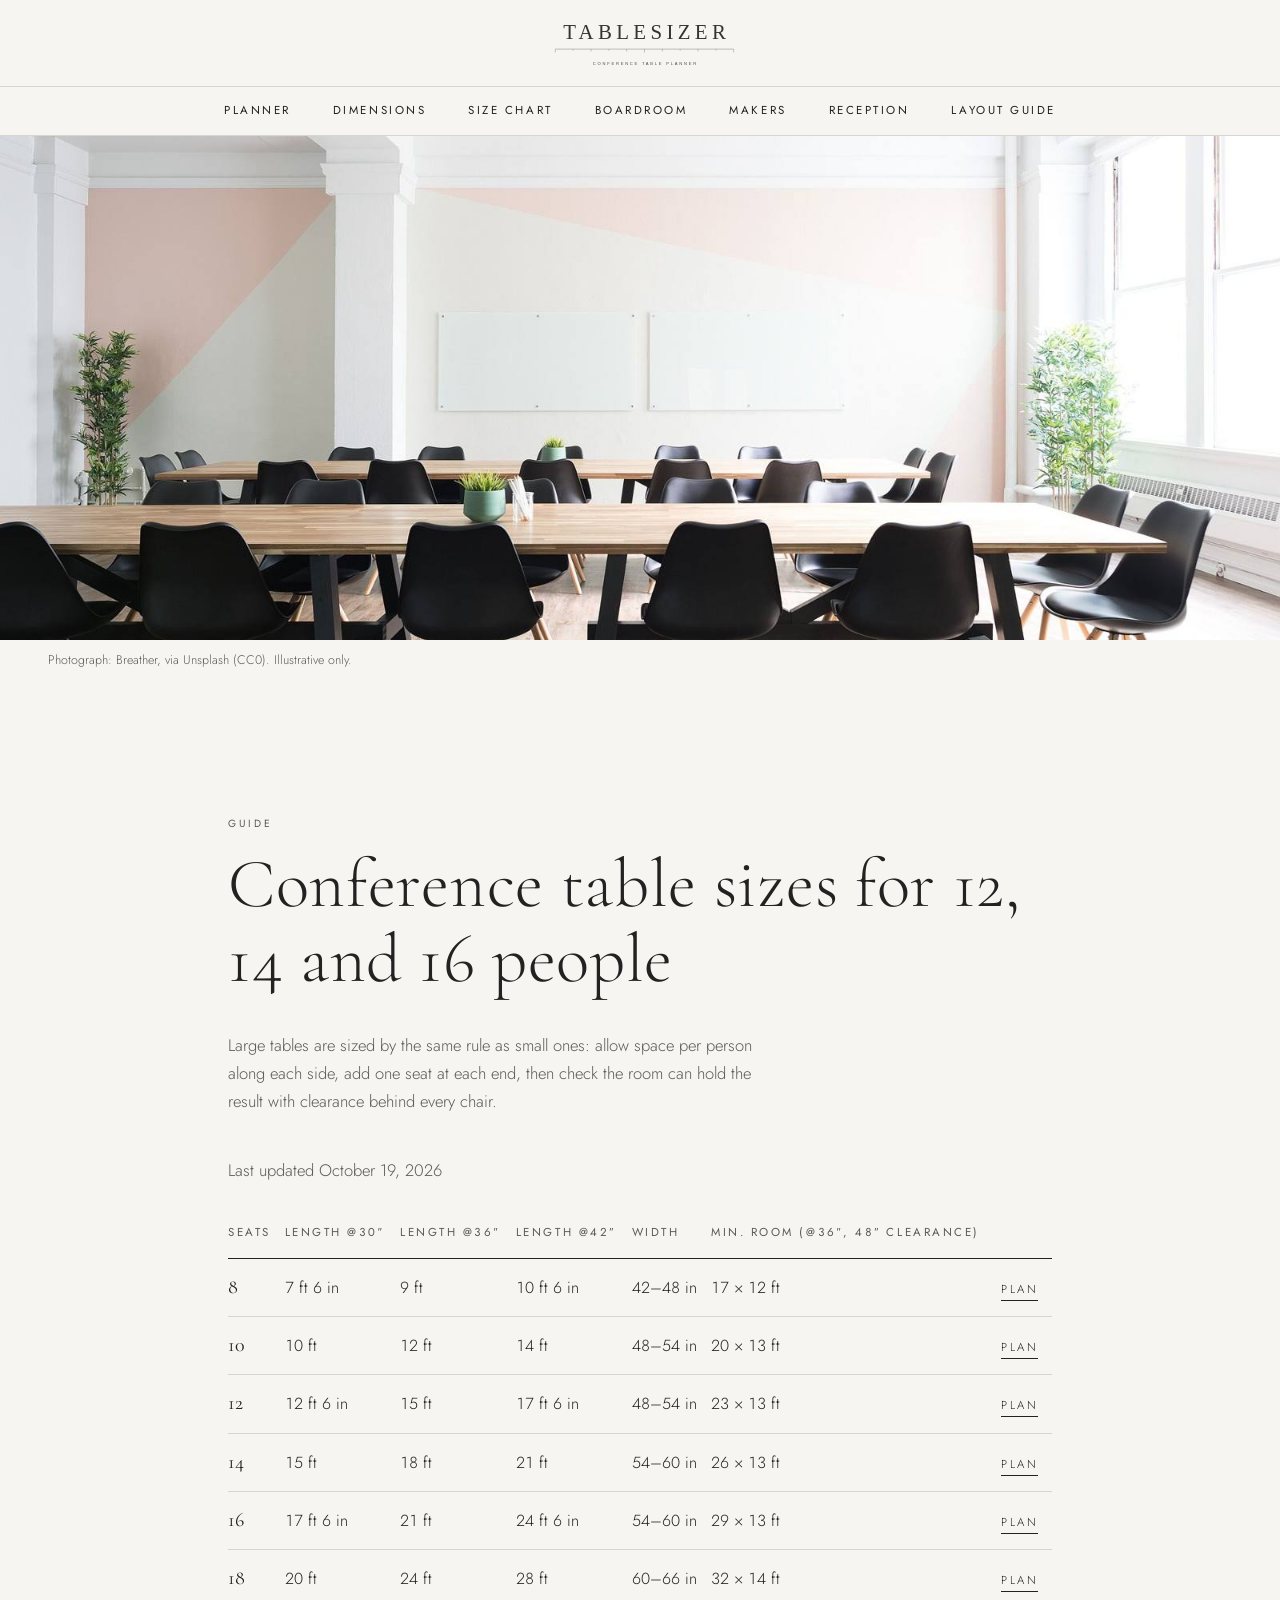
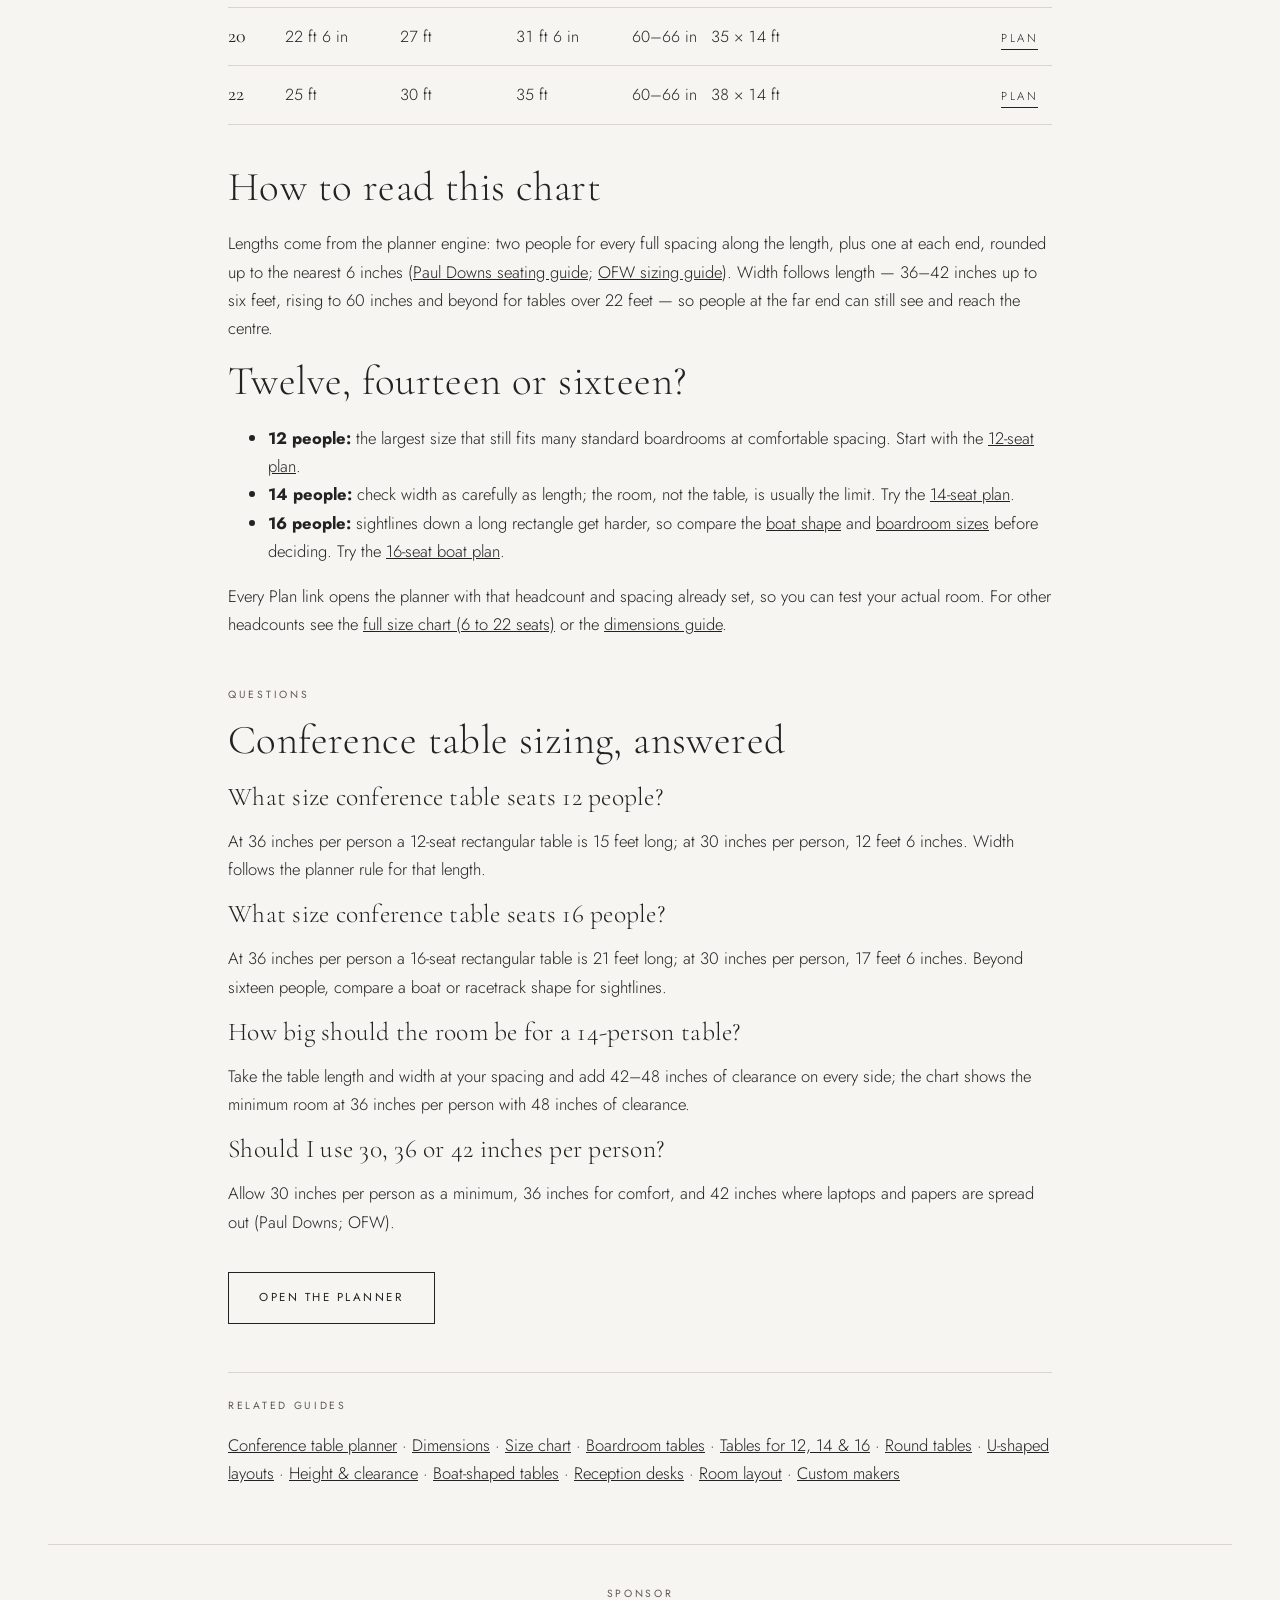
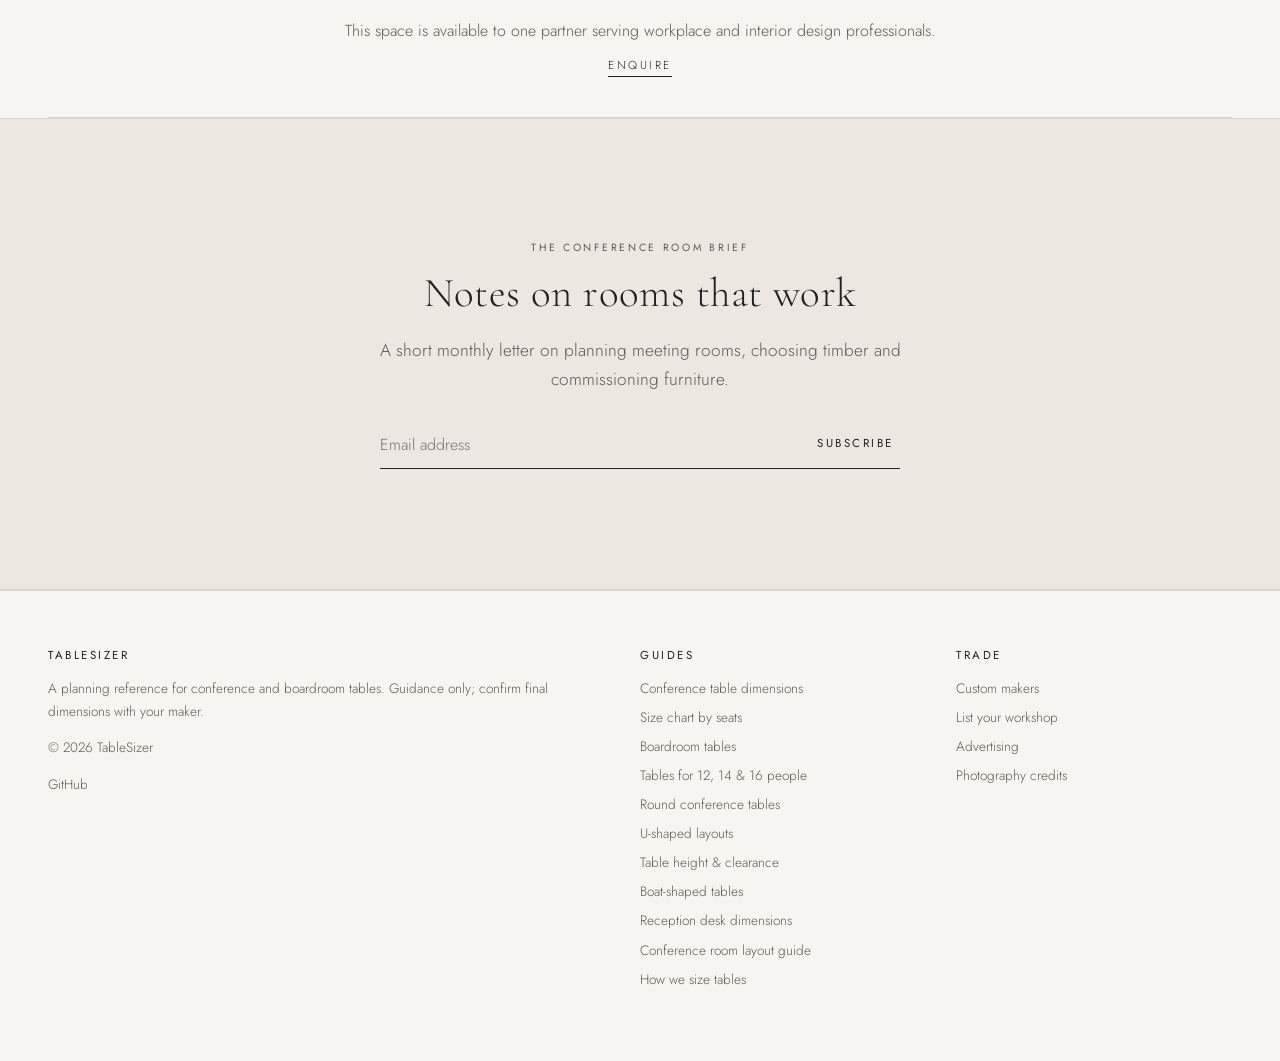
<file: conference-table-for-12-people.html>
<!doctype html><html lang="en"><head><meta charset="utf-8"><meta name="viewport" content="width=device-width,initial-scale=1">
<title>Conference Tables for 12, 14 & 16 People | TableSizer</title><meta name="description" content="Conference table sizes for 12, 14 and 16 people: lengths at 30, 36 and 42 inches per person, widths, room sizes and planner links."><link rel="canonical" href="https://tablesizer.com/conference-table-for-12-people.html">
<meta property="og:type" content="website"><meta property="og:title" content="Conference Tables for 12, 14 & 16 People | TableSizer"><meta property="og:description" content="Conference table sizes for 12, 14 and 16 people: lengths at 30, 36 and 42 inches per person, widths, room sizes and planner links."><meta property="og:url" content="https://tablesizer.com/conference-table-for-12-people.html"><meta property="og:image" content="https://tablesizer.com/img/og-share.jpg"><meta property="og:image:width" content="1200"><meta property="og:image:height" content="630"><meta property="og:image:type" content="image/jpeg"><meta name="twitter:image" content="https://tablesizer.com/img/og-share.jpg"><meta name="twitter:card" content="summary_large_image">
<meta name="theme-color" content="#f7f5f1"><link rel="icon" href="data:image/svg+xml,%3Csvg xmlns='http://www.w3.org/2000/svg' viewBox='0 0 32 32'%3E%3Cpath d='M3 13h26M3 13v7M10 13v4M17 13v5M24 13v4M29 13v7' stroke='%2338332E' stroke-width='1.4' fill='none'/%3E%3C/svg%3E">
<link rel="preconnect" href="https://fonts.googleapis.com"><link rel="preconnect" href="https://fonts.gstatic.com" crossorigin>
<link href="https://fonts.googleapis.com/css2?family=Cormorant+Garamond:ital,wght@0,300;0,400;1,300;1,400&family=Jost:wght@300;400&display=swap" rel="stylesheet">
<link rel="stylesheet" href="style.css"><script data-goatcounter="https://tablesizer.goatcounter.com/count" async src="//gc.zgo.at/count.js"></script></head><body><a class="skip" href="#main">Skip to content</a>
<header class="top"><div class="wrap"><a class="brand" href="./"><img src="img/tablesizer-logo.svg" alt="TableSizer" width="1200" height="340" onerror="this.style.display='none';this.nextElementSibling.style.display='inline'"><span class="brand-fallback" style="display:none">TableSizer</span></a></div></header><nav class="nav" aria-label="Primary"><div class="wrap"><a href="./">Planner</a><a href="conference-table-dimensions.html">Dimensions</a><a href="conference-table-size-chart.html">Size Chart</a><a href="boardroom-table-sizes.html">Boardroom</a><a href="makers.html">Makers</a><a href="reception-desk-dimensions.html">Reception</a><a href="conference-room-layout-guide.html">Layout Guide</a></div></nav>
<main id="main"><figure class="figure"><img src="img/hero-meeting-room.jpg" alt="A long wooden meeting table with black chairs in a bright room" width="1600" height="1066"><figcaption>Photograph: Breather, via Unsplash (CC0). Illustrative only.</figcaption></figure><article class="article"><span class="label">Guide</span><h1>Conference table sizes for 12, 14 and 16 people</h1><p class="lede">Large tables are sized by the same rule as small ones: allow space per person along each side, add one seat at each end, then check the room can hold the result with clearance behind every chair.</p><p class="note">Last updated October 19, 2026</p><div class="tablewrap"><table><thead><tr><th>Seats</th><th>Length @30″</th><th>Length @36″</th><th>Length @42″</th><th>Width</th><th>Min. room (@36″, 48″ clearance)</th><th></th></tr></thead><tbody><tr><td><b>8</b></td><td>7 ft 6 in</td><td>9 ft</td><td>10 ft 6 in</td><td>42–48 in</td><td>17 × 12 ft</td><td><a class="tlink" href="./?n=8&s=36&sh=rectangle&l=204&w=144">Plan</a></td></tr><tr><td><b>10</b></td><td>10 ft</td><td>12 ft</td><td>14 ft</td><td>48–54 in</td><td>20 × 13 ft</td><td><a class="tlink" href="./?n=10&s=36&sh=rectangle&l=240&w=150">Plan</a></td></tr><tr><td><b>12</b></td><td>12 ft 6 in</td><td>15 ft</td><td>17 ft 6 in</td><td>48–54 in</td><td>23 × 13 ft</td><td><a class="tlink" href="./?n=12&s=36&sh=rectangle&l=276&w=150">Plan</a></td></tr><tr><td><b>14</b></td><td>15 ft</td><td>18 ft</td><td>21 ft</td><td>54–60 in</td><td>26 × 13 ft</td><td><a class="tlink" href="./?n=14&s=36&sh=rectangle&l=312&w=156">Plan</a></td></tr><tr><td><b>16</b></td><td>17 ft 6 in</td><td>21 ft</td><td>24 ft 6 in</td><td>54–60 in</td><td>29 × 13 ft</td><td><a class="tlink" href="./?n=16&s=36&sh=rectangle&l=348&w=156">Plan</a></td></tr><tr><td><b>18</b></td><td>20 ft</td><td>24 ft</td><td>28 ft</td><td>60–66 in</td><td>32 × 14 ft</td><td><a class="tlink" href="./?n=18&s=36&sh=rectangle&l=384&w=162">Plan</a></td></tr><tr><td><b>20</b></td><td>22 ft 6 in</td><td>27 ft</td><td>31 ft 6 in</td><td>60–66 in</td><td>35 × 14 ft</td><td><a class="tlink" href="./?n=20&s=36&sh=rectangle&l=420&w=162">Plan</a></td></tr><tr><td><b>22</b></td><td>25 ft</td><td>30 ft</td><td>35 ft</td><td>60–66 in</td><td>38 × 14 ft</td><td><a class="tlink" href="./?n=22&s=36&sh=rectangle&l=456&w=162">Plan</a></td></tr></tbody></table></div>
<h2>How to read this chart</h2><p>Lengths come from the planner engine: two people for every full spacing along the length, plus one at each end, rounded up to the nearest 6 inches (<a href="https://www.custom-conference-tables.com/about-tables/size-seating-guide/number-of-seats/">Paul Downs seating guide</a>; <a href="https://ofwgo.com/choosing-the-right-size-conference-table/">OFW sizing guide</a>). Width follows length — 36–42 inches up to six feet, rising to 60 inches and beyond for tables over 22 feet — so people at the far end can still see and reach the centre.</p>
<h2>Twelve, fourteen or sixteen?</h2><ul><li><b>12 people:</b> the largest size that still fits many standard boardrooms at comfortable spacing. Start with the <a href="./?n=12&s=36&sh=rectangle">12-seat plan</a>.</li><li><b>14 people:</b> check width as carefully as length; the room, not the table, is usually the limit. Try the <a href="./?n=14&s=36&sh=rectangle">14-seat plan</a>.</li><li><b>16 people:</b> sightlines down a long rectangle get harder, so compare the <a href="boat-shaped-conference-table.html">boat shape</a> and <a href="boardroom-table-sizes.html">boardroom sizes</a> before deciding. Try the <a href="./?n=16&s=36&sh=boat">16-seat boat plan</a>.</li></ul>
<p>Every Plan link opens the planner with that headcount and spacing already set, so you can test your actual room. For other headcounts see the <a href="conference-table-size-chart.html">full size chart (6 to 22 seats)</a> or the <a href="conference-table-dimensions.html">dimensions guide</a>.</p><section style="margin-top:48px"><span class="label">Questions</span><h2>Conference table sizing, answered</h2><h3>What size conference table seats 12 people?</h3><p>At 36 inches per person a 12-seat rectangular table is 15 feet long; at 30 inches per person, 12 feet 6 inches. Width follows the planner rule for that length.</p><h3>What size conference table seats 16 people?</h3><p>At 36 inches per person a 16-seat rectangular table is 21 feet long; at 30 inches per person, 17 feet 6 inches. Beyond sixteen people, compare a boat or racetrack shape for sightlines.</p><h3>How big should the room be for a 14-person table?</h3><p>Take the table length and width at your spacing and add 42–48 inches of clearance on every side; the chart shows the minimum room at 36 inches per person with 48 inches of clearance.</p><h3>Should I use 30, 36 or 42 inches per person?</h3><p>Allow 30 inches per person as a minimum, 36 inches for comfort, and 42 inches where laptops and papers are spread out (Paul Downs; OFW).</p></section><script type="application/ld+json">{"@context":"https://schema.org","@type":"FAQPage","mainEntity":[{"@type":"Question","name":"What size conference table seats 12 people?","acceptedAnswer":{"@type":"Answer","text":"At 36 inches per person a 12-seat rectangular table is 15 feet long; at 30 inches per person, 12 feet 6 inches. Width follows the planner rule for that length."}},{"@type":"Question","name":"What size conference table seats 16 people?","acceptedAnswer":{"@type":"Answer","text":"At 36 inches per person a 16-seat rectangular table is 21 feet long; at 30 inches per person, 17 feet 6 inches. Beyond sixteen people, compare a boat or racetrack shape for sightlines."}},{"@type":"Question","name":"How big should the room be for a 14-person table?","acceptedAnswer":{"@type":"Answer","text":"Take the table length and width at your spacing and add 42–48 inches of clearance on every side; the chart shows the minimum room at 36 inches per person with 48 inches of clearance."}},{"@type":"Question","name":"Should I use 30, 36 or 42 inches per person?","acceptedAnswer":{"@type":"Answer","text":"Allow 30 inches per person as a minimum, 36 inches for comfort, and 42 inches where laptops and papers are spread out (Paul Downs; OFW)."}}]}</script><script type="application/ld+json">{"@context":"https://schema.org","@type":"BreadcrumbList","itemListElement":[{"@type":"ListItem","position":1,"name":"Home","item":"https://tablesizer.com/"},{"@type":"ListItem","position":2,"name":"Conference table sizes for 12, 14 and 16 people"}]}</script><p style="margin-top:36px"><a class="btn outline" href="./#planner">Open the planner</a></p><nav aria-label="Related guides" style="border-top:1px solid var(--rule);margin-top:48px;padding-top:24px"><span class="label">Related guides</span><p><a href="./#planner">Conference table planner</a> · <a href="conference-table-dimensions.html">Dimensions</a> · <a href="conference-table-size-chart.html">Size chart</a> · <a href="boardroom-table-sizes.html">Boardroom tables</a> · <a href="conference-table-for-12-people.html">Tables for 12, 14 &amp; 16</a> · <a href="round-conference-table-sizes.html">Round tables</a> · <a href="u-shaped-conference-room-layout.html">U-shaped layouts</a> · <a href="conference-table-height-clearance.html">Height &amp; clearance</a> · <a href="boat-shaped-conference-table.html">Boat-shaped tables</a> · <a href="reception-desk-dimensions.html">Reception desks</a> · <a href="conference-room-layout-guide.html">Room layout</a> · <a href="makers.html">Custom makers</a></p></nav></article><div class="wrap"><aside class="sponsor"><span class="label">Sponsor</span><p>This space is available to one partner serving workplace and interior design professionals.</p><a class="tlink" href="mailto:hello@tablesizer.com?subject=Sponsorship">Enquire</a></aside></div><section class="band section news"><div class="wrap"><span class="label">The Conference Room Brief</span><h2>Notes on rooms that work</h2><p class="lede" style="margin:0 auto">A short monthly letter on planning meeting rooms, choosing timber and commissioning furniture.</p><form class="nl" method="post" action="https://app.loops.so/api/newsletter-form/cmvd16xke0cm20jsmvf2l6884"><input type="email" name="email" required placeholder="Email address" aria-label="Email address"><input type="hidden" name="mailingLists" value="cmvd1ree84j3i0jvtad881iqp"><button class="tlink" type="submit">Subscribe</button></form></div></section></main>
<footer><div class="wrap"><div><h4>TableSizer</h4><p>A planning reference for conference and boardroom tables. Guidance only; confirm final dimensions with your maker.</p><p>© 2026 TableSizer</p><p><a href="https://github.com/Wilsjac1/tablesizer">GitHub</a></p></div>
<div><h4>Guides</h4><a href="conference-table-dimensions.html">Conference table dimensions</a><a href="conference-table-size-chart.html">Size chart by seats</a><a href="boardroom-table-sizes.html">Boardroom tables</a><a href="conference-table-for-12-people.html">Tables for 12, 14 &amp; 16 people</a><a href="round-conference-table-sizes.html">Round conference tables</a><a href="u-shaped-conference-room-layout.html">U-shaped layouts</a><a href="conference-table-height-clearance.html">Table height &amp; clearance</a><a href="boat-shaped-conference-table.html">Boat-shaped tables</a><a href="reception-desk-dimensions.html">Reception desk dimensions</a><a href="conference-room-layout-guide.html">Conference room layout guide</a><a href="./#method">How we size tables</a></div>
<div><h4>Trade</h4><a href="makers.html">Custom makers</a><a href="makers.html#list">List your workshop</a><a href="mailto:hello@tablesizer.com?subject=Sponsorship">Advertising</a><a href="credits.html">Photography credits</a></div></div></footer>
<script src="site.js" defer></script></body></html>
</file>
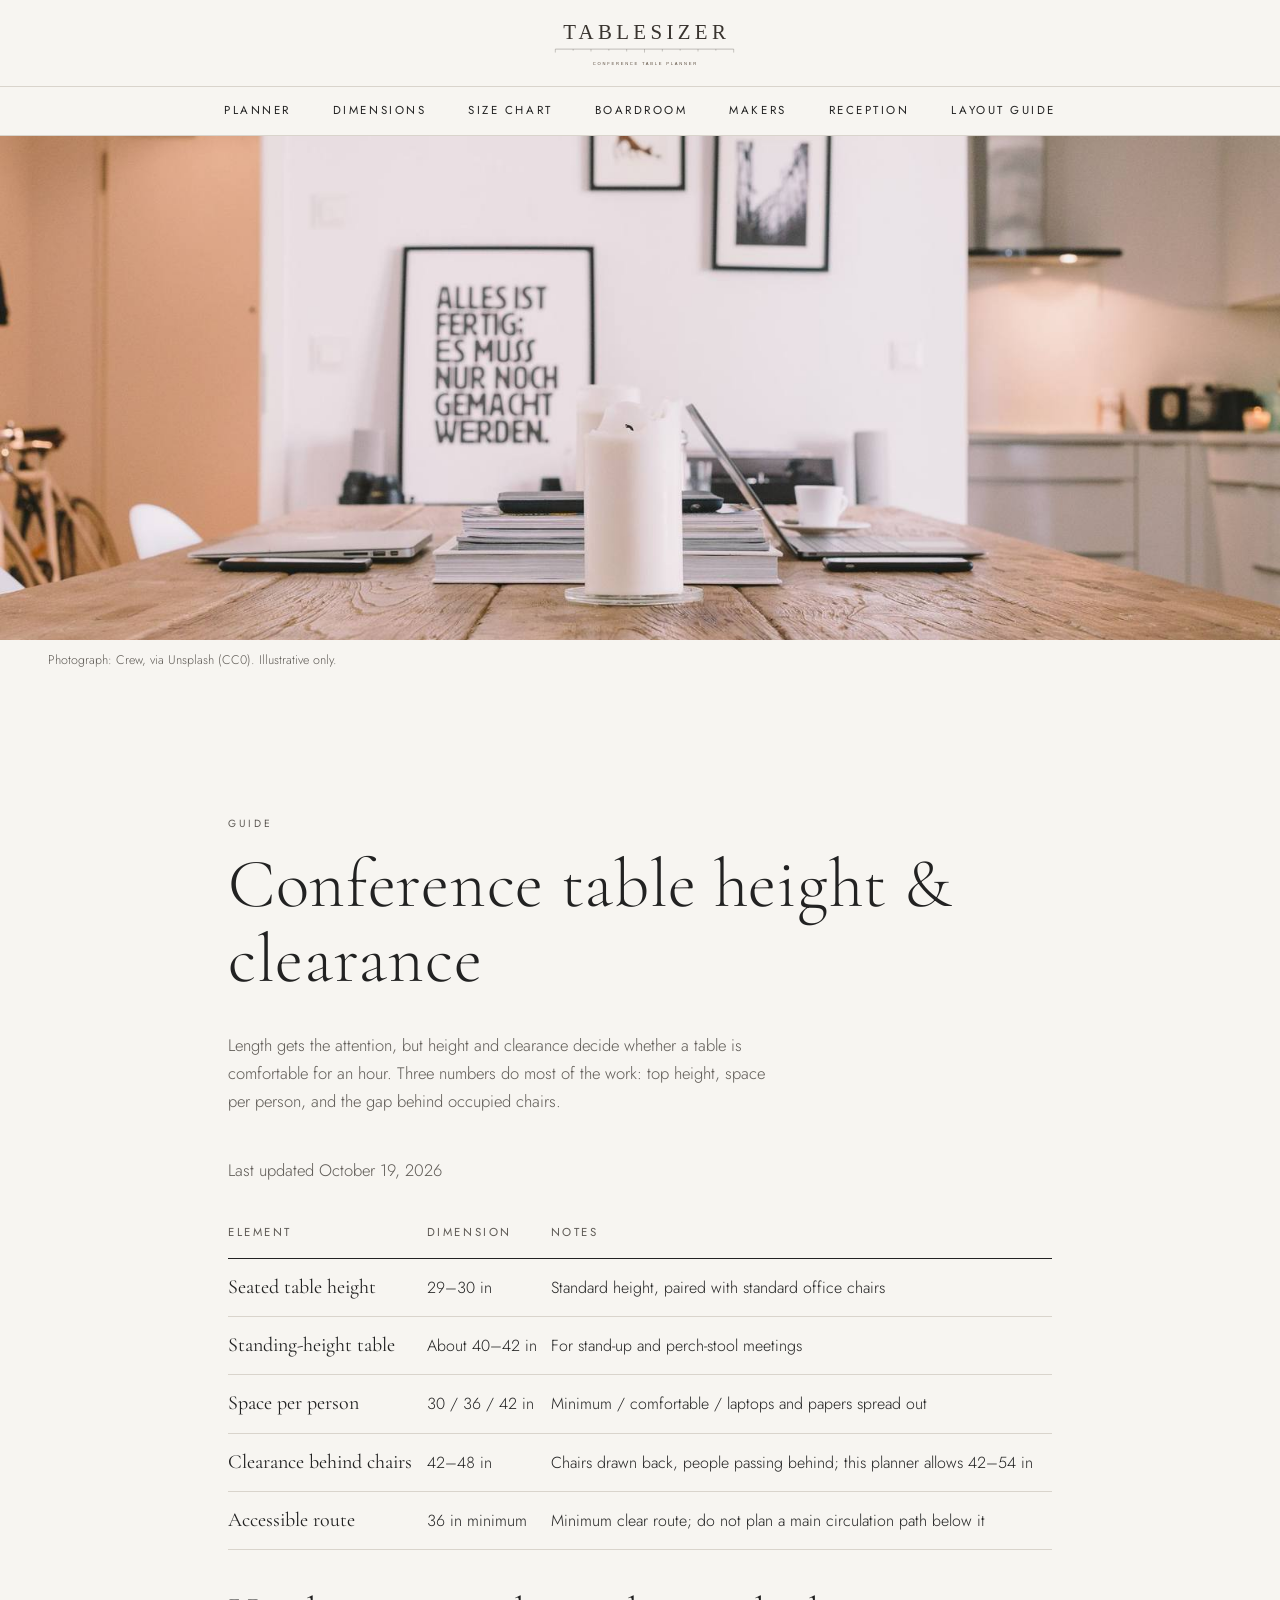
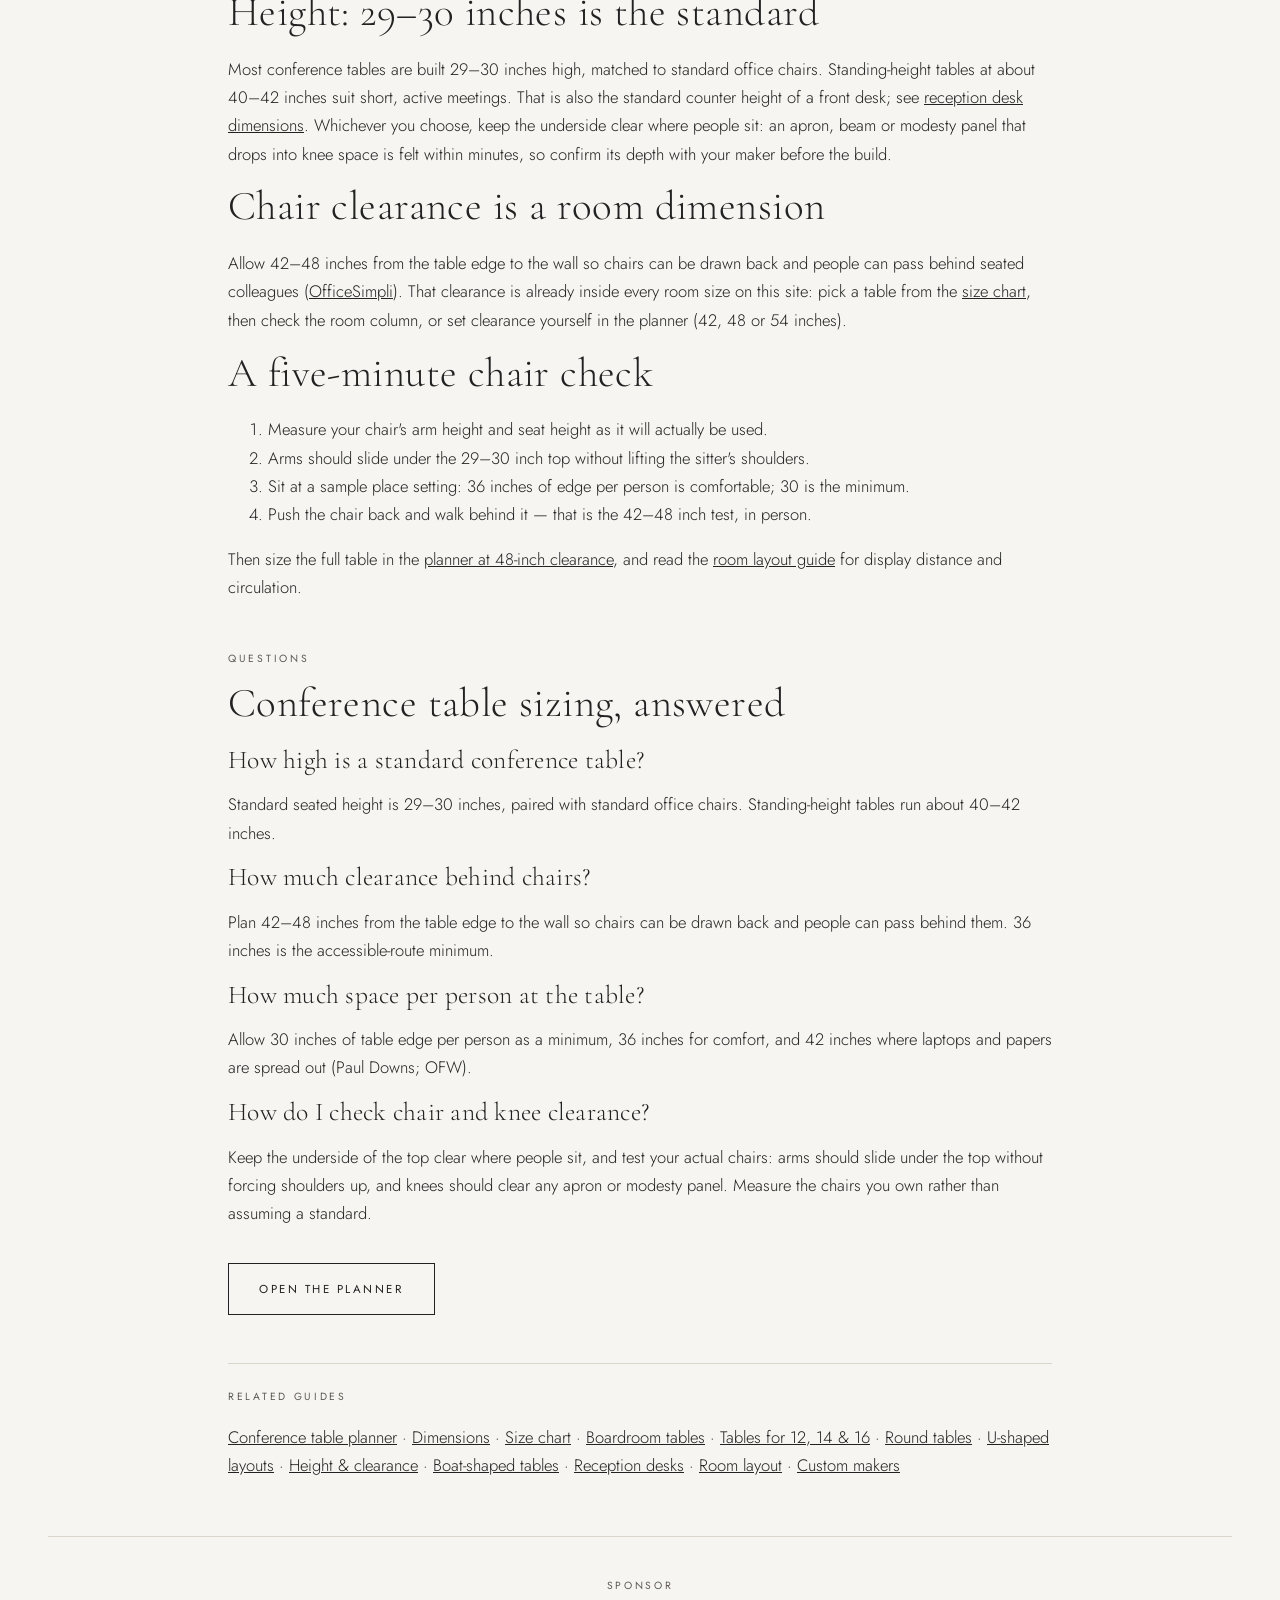
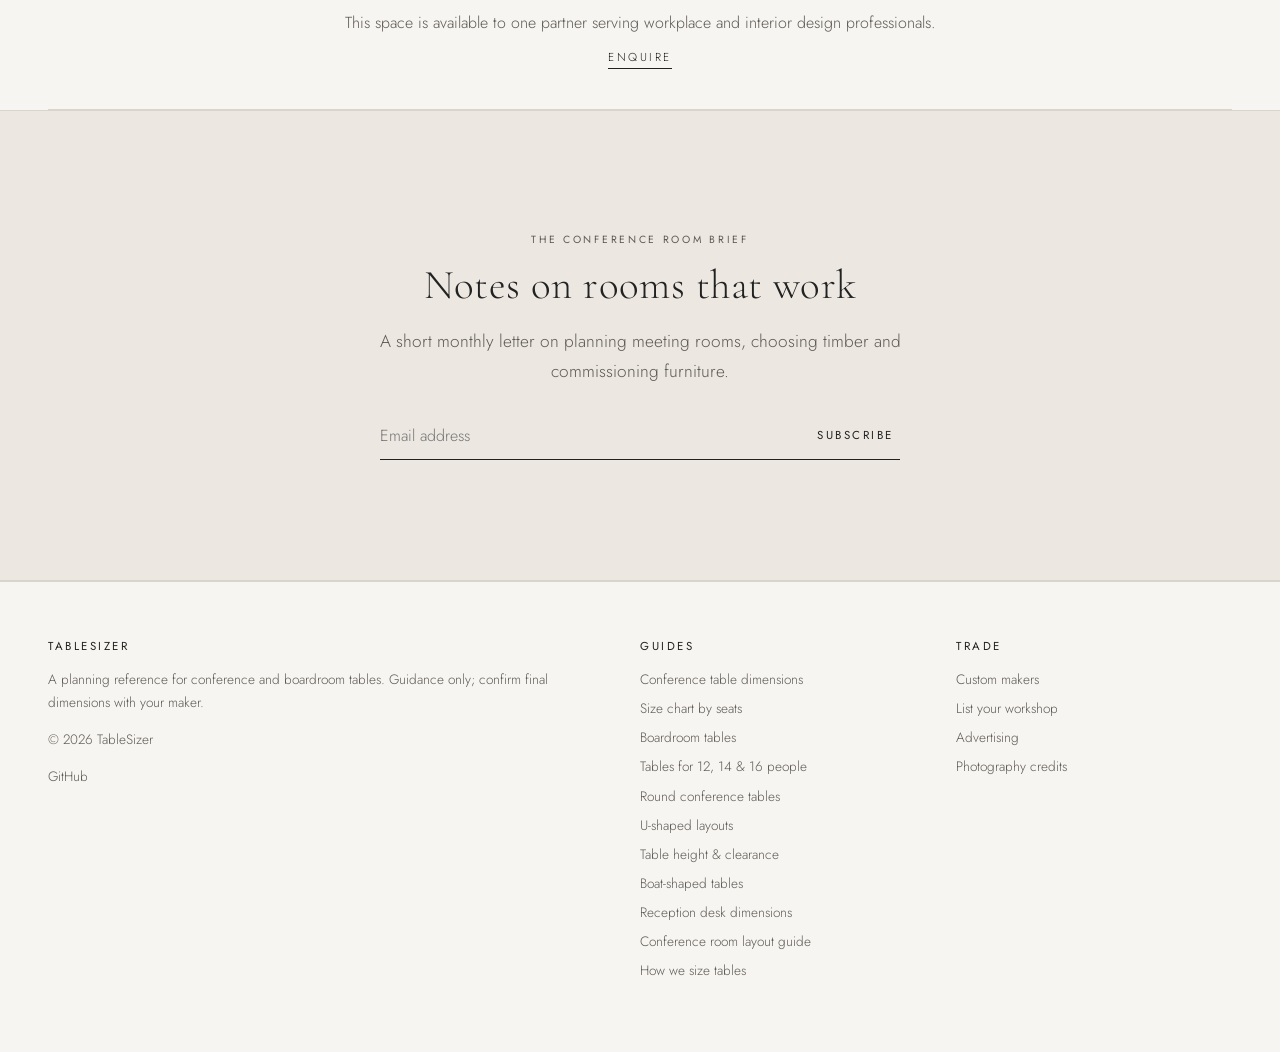
<file: conference-table-height-clearance.html>
<!doctype html><html lang="en"><head><meta charset="utf-8"><meta name="viewport" content="width=device-width,initial-scale=1">
<title>Conference Table Height & Chair Clearance | TableSizer</title><meta name="description" content="Standard conference table height (29-30 in), clearance behind chairs (42-48 in), knee and chair-arm checks, with planner links."><link rel="canonical" href="https://tablesizer.com/conference-table-height-clearance.html">
<meta property="og:type" content="website"><meta property="og:title" content="Conference Table Height & Chair Clearance | TableSizer"><meta property="og:description" content="Standard conference table height (29-30 in), clearance behind chairs (42-48 in), knee and chair-arm checks, with planner links."><meta property="og:url" content="https://tablesizer.com/conference-table-height-clearance.html"><meta property="og:image" content="https://tablesizer.com/img/og-share.jpg"><meta property="og:image:width" content="1200"><meta property="og:image:height" content="630"><meta property="og:image:type" content="image/jpeg"><meta name="twitter:image" content="https://tablesizer.com/img/og-share.jpg"><meta name="twitter:card" content="summary_large_image">
<meta name="theme-color" content="#f7f5f1"><link rel="icon" href="data:image/svg+xml,%3Csvg xmlns='http://www.w3.org/2000/svg' viewBox='0 0 32 32'%3E%3Cpath d='M3 13h26M3 13v7M10 13v4M17 13v5M24 13v4M29 13v7' stroke='%2338332E' stroke-width='1.4' fill='none'/%3E%3C/svg%3E">
<link rel="preconnect" href="https://fonts.googleapis.com"><link rel="preconnect" href="https://fonts.gstatic.com" crossorigin>
<link href="https://fonts.googleapis.com/css2?family=Cormorant+Garamond:ital,wght@0,300;0,400;1,300;1,400&family=Jost:wght@300;400&display=swap" rel="stylesheet">
<link rel="stylesheet" href="style.css"><script data-goatcounter="https://tablesizer.goatcounter.com/count" async src="//gc.zgo.at/count.js"></script></head><body><a class="skip" href="#main">Skip to content</a>
<header class="top"><div class="wrap"><a class="brand" href="./"><img src="img/tablesizer-logo.svg" alt="TableSizer" width="1200" height="340" onerror="this.style.display='none';this.nextElementSibling.style.display='inline'"><span class="brand-fallback" style="display:none">TableSizer</span></a></div></header><nav class="nav" aria-label="Primary"><div class="wrap"><a href="./">Planner</a><a href="conference-table-dimensions.html">Dimensions</a><a href="conference-table-size-chart.html">Size Chart</a><a href="boardroom-table-sizes.html">Boardroom</a><a href="makers.html">Makers</a><a href="reception-desk-dimensions.html">Reception</a><a href="conference-room-layout-guide.html">Layout Guide</a></div></nav>
<main id="main"><figure class="figure"><img src="img/wood-table-detail.jpg" alt="A wooden table top set against a white wall" width="1600" height="1066"><figcaption>Photograph: Crew, via Unsplash (CC0). Illustrative only.</figcaption></figure><article class="article"><span class="label">Guide</span><h1>Conference table height & clearance</h1><p class="lede">Length gets the attention, but height and clearance decide whether a table is comfortable for an hour. Three numbers do most of the work: top height, space per person, and the gap behind occupied chairs.</p><p class="note">Last updated October 19, 2026</p><div class="tablewrap"><table><thead><tr><th>Element</th><th>Dimension</th><th>Notes</th></tr></thead><tbody>
<tr><td><b>Seated table height</b></td><td>29–30 in</td><td>Standard height, paired with standard office chairs</td></tr>
<tr><td><b>Standing-height table</b></td><td>About 40–42 in</td><td>For stand-up and perch-stool meetings</td></tr>
<tr><td><b>Space per person</b></td><td>30 / 36 / 42 in</td><td>Minimum / comfortable / laptops and papers spread out</td></tr>
<tr><td><b>Clearance behind chairs</b></td><td>42–48 in</td><td>Chairs drawn back, people passing behind; this planner allows 42–54 in</td></tr>
<tr><td><b>Accessible route</b></td><td>36 in minimum</td><td>Minimum clear route; do not plan a main circulation path below it</td></tr></tbody></table></div>
<h2>Height: 29–30 inches is the standard</h2><p>Most conference tables are built 29–30 inches high, matched to standard office chairs. Standing-height tables at about 40–42 inches suit short, active meetings. That is also the standard counter height of a front desk; see <a href="reception-desk-dimensions.html">reception desk dimensions</a>. Whichever you choose, keep the underside clear where people sit: an apron, beam or modesty panel that drops into knee space is felt within minutes, so confirm its depth with your maker before the build.</p>
<h2>Chair clearance is a room dimension</h2><p>Allow 42–48 inches from the table edge to the wall so chairs can be drawn back and people can pass behind seated colleagues (<a href="https://www.officesimpli.com/pages/conference-table-size-calculator">OfficeSimpli</a>). That clearance is already inside every room size on this site: pick a table from the <a href="conference-table-size-chart.html">size chart</a>, then check the room column, or set clearance yourself in the planner (42, 48 or 54 inches).</p>
<h2>A five-minute chair check</h2><ol><li>Measure your chair's arm height and seat height as it will actually be used.</li><li>Arms should slide under the 29–30 inch top without lifting the sitter's shoulders.</li><li>Sit at a sample place setting: 36 inches of edge per person is comfortable; 30 is the minimum.</li><li>Push the chair back and walk behind it — that is the 42–48 inch test, in person.</li></ol>
<p>Then size the full table in the <a href="./?n=10&s=36&sh=rectangle&c=48">planner at 48-inch clearance</a>, and read the <a href="conference-room-layout-guide.html">room layout guide</a> for display distance and circulation.</p><section style="margin-top:48px"><span class="label">Questions</span><h2>Conference table sizing, answered</h2><h3>How high is a standard conference table?</h3><p>Standard seated height is 29–30 inches, paired with standard office chairs. Standing-height tables run about 40–42 inches.</p><h3>How much clearance behind chairs?</h3><p>Plan 42–48 inches from the table edge to the wall so chairs can be drawn back and people can pass behind them. 36 inches is the accessible-route minimum.</p><h3>How much space per person at the table?</h3><p>Allow 30 inches of table edge per person as a minimum, 36 inches for comfort, and 42 inches where laptops and papers are spread out (Paul Downs; OFW).</p><h3>How do I check chair and knee clearance?</h3><p>Keep the underside of the top clear where people sit, and test your actual chairs: arms should slide under the top without forcing shoulders up, and knees should clear any apron or modesty panel. Measure the chairs you own rather than assuming a standard.</p></section><script type="application/ld+json">{"@context":"https://schema.org","@type":"FAQPage","mainEntity":[{"@type":"Question","name":"How high is a standard conference table?","acceptedAnswer":{"@type":"Answer","text":"Standard seated height is 29–30 inches, paired with standard office chairs. Standing-height tables run about 40–42 inches."}},{"@type":"Question","name":"How much clearance behind chairs?","acceptedAnswer":{"@type":"Answer","text":"Plan 42–48 inches from the table edge to the wall so chairs can be drawn back and people can pass behind them. 36 inches is the accessible-route minimum."}},{"@type":"Question","name":"How much space per person at the table?","acceptedAnswer":{"@type":"Answer","text":"Allow 30 inches of table edge per person as a minimum, 36 inches for comfort, and 42 inches where laptops and papers are spread out (Paul Downs; OFW)."}},{"@type":"Question","name":"How do I check chair and knee clearance?","acceptedAnswer":{"@type":"Answer","text":"Keep the underside of the top clear where people sit, and test your actual chairs: arms should slide under the top without forcing shoulders up, and knees should clear any apron or modesty panel. Measure the chairs you own rather than assuming a standard."}}]}</script><script type="application/ld+json">{"@context":"https://schema.org","@type":"BreadcrumbList","itemListElement":[{"@type":"ListItem","position":1,"name":"Home","item":"https://tablesizer.com/"},{"@type":"ListItem","position":2,"name":"Conference table height & clearance"}]}</script><p style="margin-top:36px"><a class="btn outline" href="./#planner">Open the planner</a></p><nav aria-label="Related guides" style="border-top:1px solid var(--rule);margin-top:48px;padding-top:24px"><span class="label">Related guides</span><p><a href="./#planner">Conference table planner</a> · <a href="conference-table-dimensions.html">Dimensions</a> · <a href="conference-table-size-chart.html">Size chart</a> · <a href="boardroom-table-sizes.html">Boardroom tables</a> · <a href="conference-table-for-12-people.html">Tables for 12, 14 &amp; 16</a> · <a href="round-conference-table-sizes.html">Round tables</a> · <a href="u-shaped-conference-room-layout.html">U-shaped layouts</a> · <a href="conference-table-height-clearance.html">Height &amp; clearance</a> · <a href="boat-shaped-conference-table.html">Boat-shaped tables</a> · <a href="reception-desk-dimensions.html">Reception desks</a> · <a href="conference-room-layout-guide.html">Room layout</a> · <a href="makers.html">Custom makers</a></p></nav></article><div class="wrap"><aside class="sponsor"><span class="label">Sponsor</span><p>This space is available to one partner serving workplace and interior design professionals.</p><a class="tlink" href="mailto:hello@tablesizer.com?subject=Sponsorship">Enquire</a></aside></div><section class="band section news"><div class="wrap"><span class="label">The Conference Room Brief</span><h2>Notes on rooms that work</h2><p class="lede" style="margin:0 auto">A short monthly letter on planning meeting rooms, choosing timber and commissioning furniture.</p><form class="nl" method="post" action="https://app.loops.so/api/newsletter-form/cmvd16xke0cm20jsmvf2l6884"><input type="email" name="email" required placeholder="Email address" aria-label="Email address"><input type="hidden" name="mailingLists" value="cmvd1ree84j3i0jvtad881iqp"><button class="tlink" type="submit">Subscribe</button></form></div></section></main>
<footer><div class="wrap"><div><h4>TableSizer</h4><p>A planning reference for conference and boardroom tables. Guidance only; confirm final dimensions with your maker.</p><p>© 2026 TableSizer</p><p><a href="https://github.com/Wilsjac1/tablesizer">GitHub</a></p></div>
<div><h4>Guides</h4><a href="conference-table-dimensions.html">Conference table dimensions</a><a href="conference-table-size-chart.html">Size chart by seats</a><a href="boardroom-table-sizes.html">Boardroom tables</a><a href="conference-table-for-12-people.html">Tables for 12, 14 &amp; 16 people</a><a href="round-conference-table-sizes.html">Round conference tables</a><a href="u-shaped-conference-room-layout.html">U-shaped layouts</a><a href="conference-table-height-clearance.html">Table height &amp; clearance</a><a href="boat-shaped-conference-table.html">Boat-shaped tables</a><a href="reception-desk-dimensions.html">Reception desk dimensions</a><a href="conference-room-layout-guide.html">Conference room layout guide</a><a href="./#method">How we size tables</a></div>
<div><h4>Trade</h4><a href="makers.html">Custom makers</a><a href="makers.html#list">List your workshop</a><a href="mailto:hello@tablesizer.com?subject=Sponsorship">Advertising</a><a href="credits.html">Photography credits</a></div></div></footer>
<script src="site.js" defer></script></body></html>
</file>
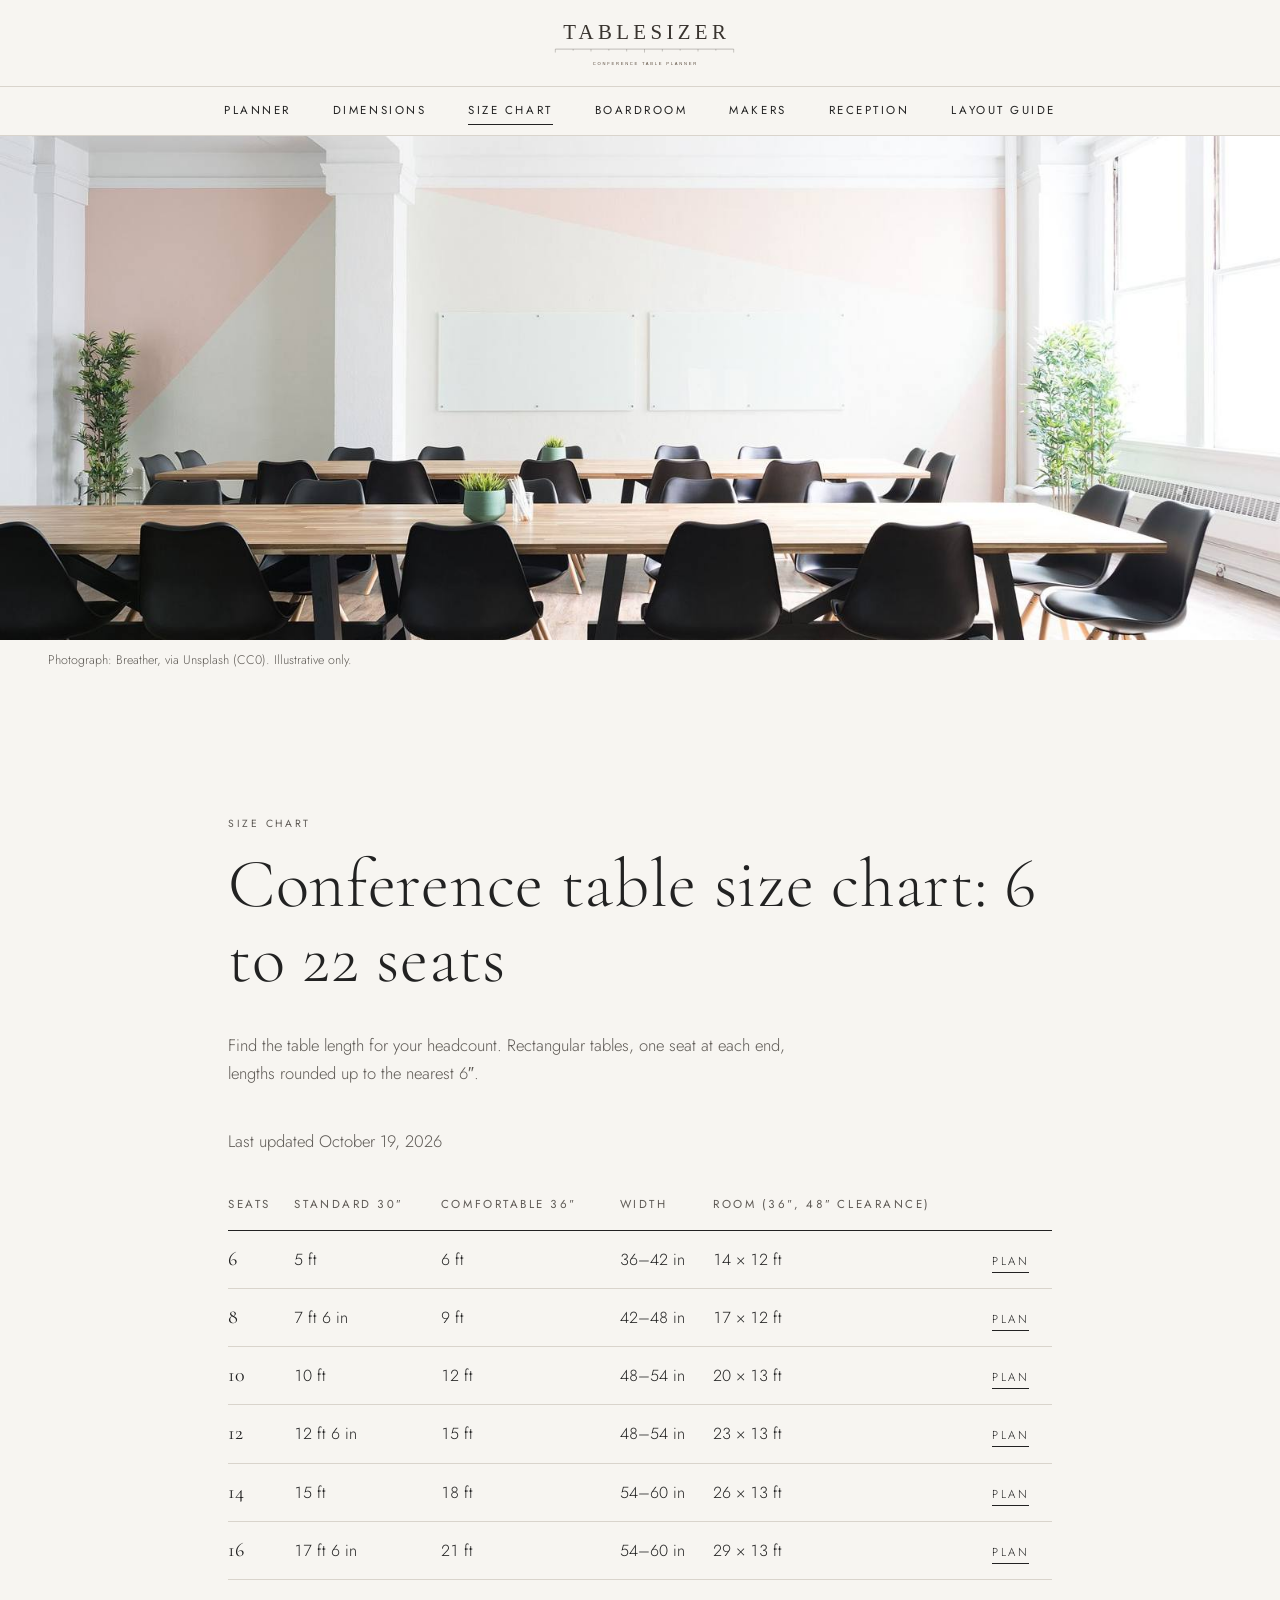
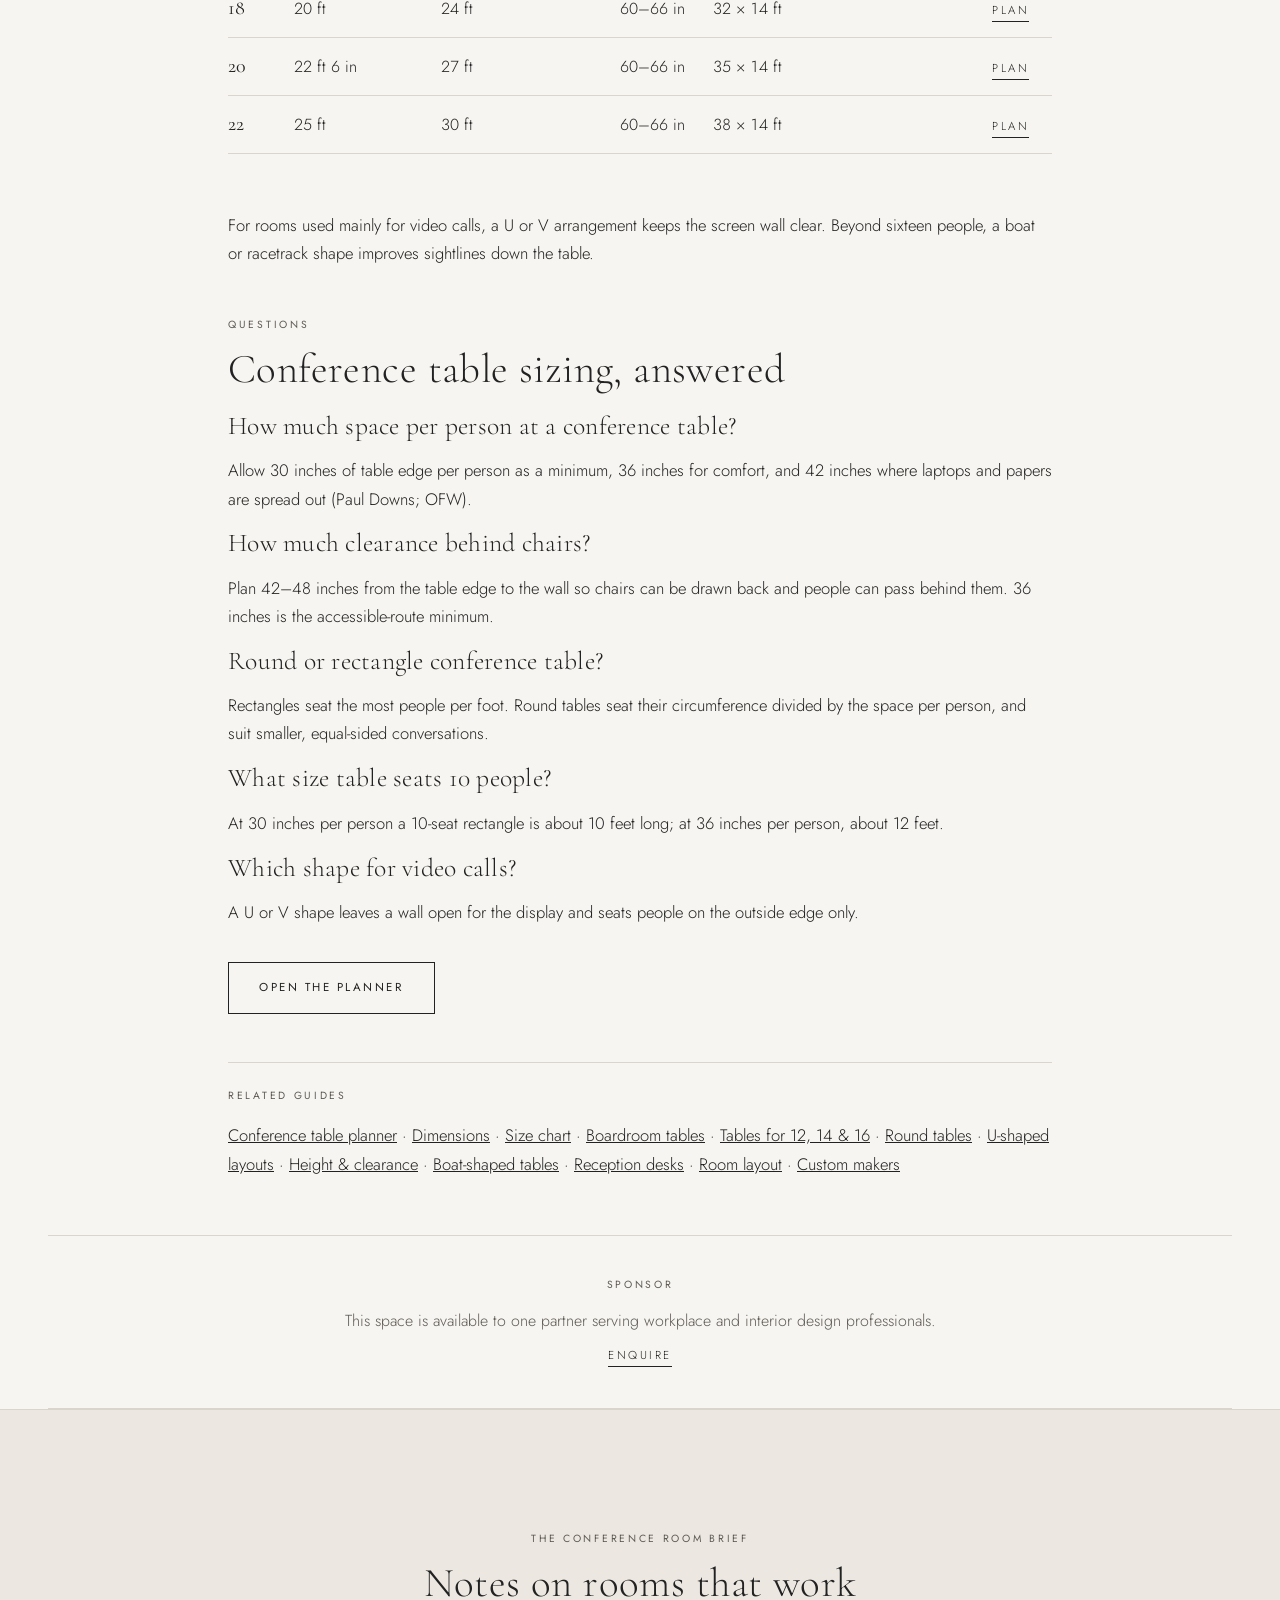
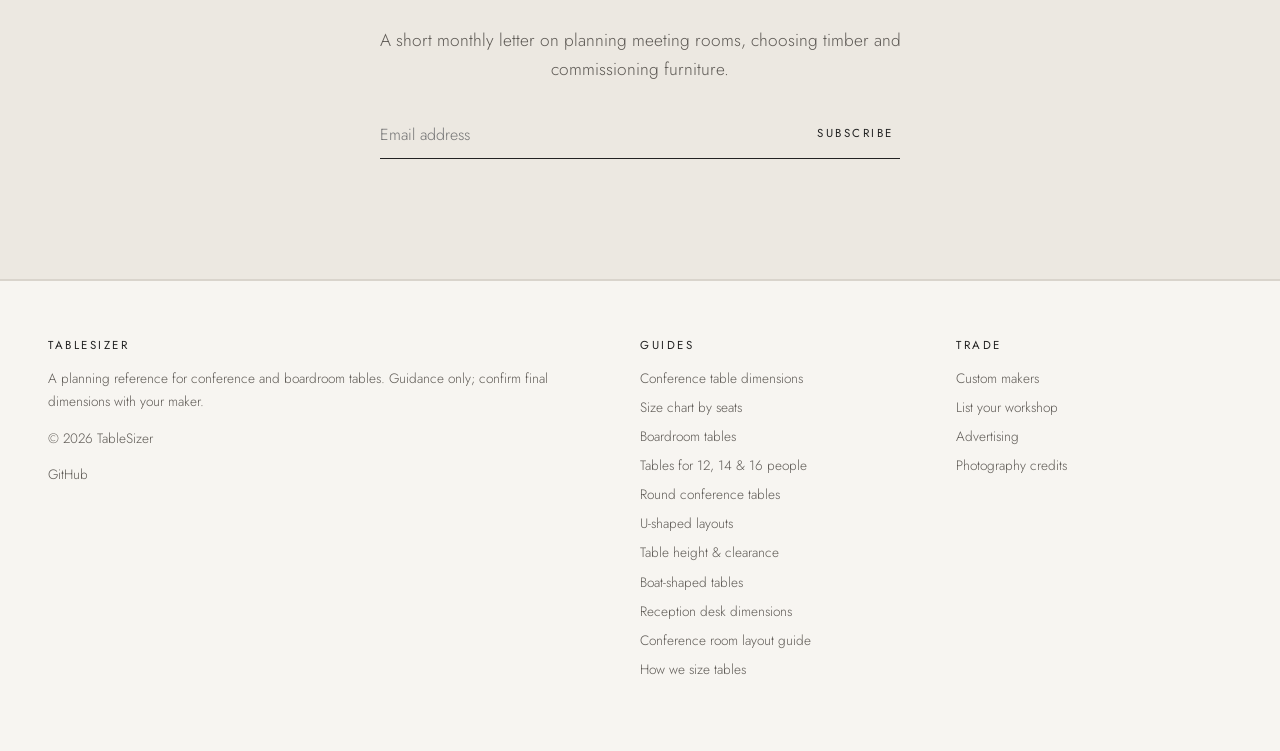
<file: conference-table-size-chart.html>
<!doctype html><html lang="en"><head><meta charset="utf-8"><meta name="viewport" content="width=device-width,initial-scale=1">
<title>Conference Table Size Chart: Seats 6 to 22 | TableSizer</title><meta name="description" content="Conference table size by number of seats, 6 to 22 people: table length, width and room size for standard and comfortable spacing."><link rel="canonical" href="https://tablesizer.com/conference-table-size-chart.html">
<meta property="og:type" content="website"><meta property="og:title" content="Conference Table Size Chart: Seats 6 to 22 | TableSizer"><meta property="og:description" content="Conference table size by number of seats, 6 to 22 people: table length, width and room size for standard and comfortable spacing."><meta property="og:url" content="https://tablesizer.com/conference-table-size-chart.html"><meta property="og:image" content="https://tablesizer.com/img/og-share.jpg"><meta property="og:image:width" content="1200"><meta property="og:image:height" content="630"><meta property="og:image:type" content="image/jpeg"><meta name="twitter:image" content="https://tablesizer.com/img/og-share.jpg"><meta name="twitter:card" content="summary_large_image">
<meta name="theme-color" content="#f7f5f1"><link rel="icon" href="data:image/svg+xml,%3Csvg xmlns='http://www.w3.org/2000/svg' viewBox='0 0 32 32'%3E%3Cpath d='M3 13h26M3 13v7M10 13v4M17 13v5M24 13v4M29 13v7' stroke='%2338332E' stroke-width='1.4' fill='none'/%3E%3C/svg%3E">
<link rel="preconnect" href="https://fonts.googleapis.com"><link rel="preconnect" href="https://fonts.gstatic.com" crossorigin>
<link href="https://fonts.googleapis.com/css2?family=Cormorant+Garamond:ital,wght@0,300;0,400;1,300;1,400&family=Jost:wght@300;400&display=swap" rel="stylesheet">
<link rel="stylesheet" href="style.css"><script data-goatcounter="https://tablesizer.goatcounter.com/count" async src="//gc.zgo.at/count.js"></script></head><body><a class="skip" href="#main">Skip to content</a>
<header class="top"><div class="wrap"><a class="brand" href="./"><img src="img/tablesizer-logo.svg" alt="TableSizer" width="1200" height="340" onerror="this.style.display='none';this.nextElementSibling.style.display='inline'"><span class="brand-fallback" style="display:none">TableSizer</span></a></div></header><nav class="nav" aria-label="Primary"><div class="wrap"><a href="./">Planner</a><a href="conference-table-dimensions.html">Dimensions</a><a href="conference-table-size-chart.html" aria-current="page">Size Chart</a><a href="boardroom-table-sizes.html">Boardroom</a><a href="makers.html">Makers</a><a href="reception-desk-dimensions.html">Reception</a><a href="conference-room-layout-guide.html">Layout Guide</a></div></nav>
<main id="main"><figure class="figure"><img src="img/hero-meeting-room.jpg" alt="A long wooden meeting table with black chairs in a bright room" width="1600" height="1066"><figcaption>Photograph: Breather, via Unsplash (CC0). Illustrative only.</figcaption></figure><article class="article"><span class="label">Size chart</span><h1>Conference table size chart: 6 to 22 seats</h1><p class="lede">Find the table length for your headcount. Rectangular tables, one seat at each end, lengths rounded up to the nearest 6″.</p><p class="note">Last updated October 19, 2026</p><div class="tablewrap"><table><thead><tr><th>Seats</th><th>Standard 30″</th><th>Comfortable 36″</th><th>Width</th><th>Room (36″, 48″ clearance)</th><th></th></tr></thead><tbody><tr><td><b>6</b></td><td>5 ft</td><td>6 ft</td><td>36–42 in</td><td>14 × 12 ft</td><td><a class="tlink" href="./?n=6&s=36&l=192&w=150">Plan</a></td></tr><tr><td><b>8</b></td><td>7 ft 6 in</td><td>9 ft</td><td>42–48 in</td><td>17 × 12 ft</td><td><a class="tlink" href="./?n=8&s=36&l=228&w=156">Plan</a></td></tr><tr><td><b>10</b></td><td>10 ft</td><td>12 ft</td><td>48–54 in</td><td>20 × 13 ft</td><td><a class="tlink" href="./?n=10&s=36&l=264&w=162">Plan</a></td></tr><tr><td><b>12</b></td><td>12 ft 6 in</td><td>15 ft</td><td>48–54 in</td><td>23 × 13 ft</td><td><a class="tlink" href="./?n=12&s=36&l=300&w=162">Plan</a></td></tr><tr><td><b>14</b></td><td>15 ft</td><td>18 ft</td><td>54–60 in</td><td>26 × 13 ft</td><td><a class="tlink" href="./?n=14&s=36&l=336&w=168">Plan</a></td></tr><tr><td><b>16</b></td><td>17 ft 6 in</td><td>21 ft</td><td>54–60 in</td><td>29 × 13 ft</td><td><a class="tlink" href="./?n=16&s=36&l=372&w=168">Plan</a></td></tr><tr><td><b>18</b></td><td>20 ft</td><td>24 ft</td><td>60–66 in</td><td>32 × 14 ft</td><td><a class="tlink" href="./?n=18&s=36&l=408&w=174">Plan</a></td></tr><tr><td><b>20</b></td><td>22 ft 6 in</td><td>27 ft</td><td>60–66 in</td><td>35 × 14 ft</td><td><a class="tlink" href="./?n=20&s=36&l=444&w=174">Plan</a></td></tr><tr><td><b>22</b></td><td>25 ft</td><td>30 ft</td><td>60–66 in</td><td>38 × 14 ft</td><td><a class="tlink" href="./?n=22&s=36&l=480&w=174">Plan</a></td></tr></tbody></table></div>
<p>For rooms used mainly for video calls, a U or V arrangement keeps the screen wall clear. Beyond sixteen people, a boat or racetrack shape improves sightlines down the table.</p><p hidden> A U or V shape leaves the screen wall open. Over 16 people, consider a boat or racetrack shape for sightlines. Sources: <a href="https://www.custom-conference-tables.com/about-tables/size-seating-guide/number-of-seats/">Paul Downs seating guide</a>, <a href="https://ofwgo.com/choosing-the-right-size-conference-table/">OFW sizing guide</a>.</p><section style="margin-top:48px"><span class="label">Questions</span><h2>Conference table sizing, answered</h2><h3>How much space per person at a conference table?</h3><p>Allow 30 inches of table edge per person as a minimum, 36 inches for comfort, and 42 inches where laptops and papers are spread out (Paul Downs; OFW).</p><h3>How much clearance behind chairs?</h3><p>Plan 42–48 inches from the table edge to the wall so chairs can be drawn back and people can pass behind them. 36 inches is the accessible-route minimum.</p><h3>Round or rectangle conference table?</h3><p>Rectangles seat the most people per foot. Round tables seat their circumference divided by the space per person, and suit smaller, equal-sided conversations.</p><h3>What size table seats 10 people?</h3><p>At 30 inches per person a 10-seat rectangle is about 10 feet long; at 36 inches per person, about 12 feet.</p><h3>Which shape for video calls?</h3><p>A U or V shape leaves a wall open for the display and seats people on the outside edge only.</p></section><script type="application/ld+json">{"@context":"https://schema.org","@type":"FAQPage","mainEntity":[{"@type":"Question","name":"How much space per person at a conference table?","acceptedAnswer":{"@type":"Answer","text":"Allow 30 inches of table edge per person as a minimum, 36 inches for comfort, and 42 inches where laptops and papers are spread out (Paul Downs; OFW)."}},{"@type":"Question","name":"How much clearance behind chairs?","acceptedAnswer":{"@type":"Answer","text":"Plan 42–48 inches from the table edge to the wall so chairs can be drawn back and people can pass behind them. 36 inches is the accessible-route minimum."}},{"@type":"Question","name":"Round or rectangle conference table?","acceptedAnswer":{"@type":"Answer","text":"Rectangles seat the most people per foot. Round tables seat their circumference divided by the space per person, and suit smaller, equal-sided conversations."}},{"@type":"Question","name":"What size table seats 10 people?","acceptedAnswer":{"@type":"Answer","text":"At 30 inches per person a 10-seat rectangle is about 10 feet long; at 36 inches per person, about 12 feet."}},{"@type":"Question","name":"Which shape for video calls?","acceptedAnswer":{"@type":"Answer","text":"A U or V shape leaves a wall open for the display and seats people on the outside edge only."}}]}</script><script type="application/ld+json">{"@context":"https://schema.org","@type":"BreadcrumbList","itemListElement":[{"@type":"ListItem","position":1,"name":"Home","item":"https://tablesizer.com/"},{"@type":"ListItem","position":2,"name":"Conference table size chart: 6 to 22 seats"}]}</script><p style="margin-top:36px"><a class="btn outline" href="./#planner">Open the planner</a></p><nav aria-label="Related guides" style="border-top:1px solid var(--rule);margin-top:48px;padding-top:24px"><span class="label">Related guides</span><p><a href="./#planner">Conference table planner</a> · <a href="conference-table-dimensions.html">Dimensions</a> · <a href="conference-table-size-chart.html">Size chart</a> · <a href="boardroom-table-sizes.html">Boardroom tables</a> · <a href="conference-table-for-12-people.html">Tables for 12, 14 &amp; 16</a> · <a href="round-conference-table-sizes.html">Round tables</a> · <a href="u-shaped-conference-room-layout.html">U-shaped layouts</a> · <a href="conference-table-height-clearance.html">Height &amp; clearance</a> · <a href="boat-shaped-conference-table.html">Boat-shaped tables</a> · <a href="reception-desk-dimensions.html">Reception desks</a> · <a href="conference-room-layout-guide.html">Room layout</a> · <a href="makers.html">Custom makers</a></p></nav></article><div class="wrap"><aside class="sponsor"><span class="label">Sponsor</span><p>This space is available to one partner serving workplace and interior design professionals.</p><a class="tlink" href="mailto:hello@tablesizer.com?subject=Sponsorship">Enquire</a></aside></div><section class="band section news"><div class="wrap"><span class="label">The Conference Room Brief</span><h2>Notes on rooms that work</h2><p class="lede" style="margin:0 auto">A short monthly letter on planning meeting rooms, choosing timber and commissioning furniture.</p><form class="nl" method="post" action="https://app.loops.so/api/newsletter-form/cmvd16xke0cm20jsmvf2l6884"><input type="email" name="email" required placeholder="Email address" aria-label="Email address"><input type="hidden" name="mailingLists" value="cmvd1ree84j3i0jvtad881iqp"><button class="tlink" type="submit">Subscribe</button></form></div></section></main>
<footer><div class="wrap"><div><h4>TableSizer</h4><p>A planning reference for conference and boardroom tables. Guidance only; confirm final dimensions with your maker.</p><p>© 2026 TableSizer</p><p><a href="https://github.com/Wilsjac1/tablesizer">GitHub</a></p></div>
<div><h4>Guides</h4><a href="conference-table-dimensions.html">Conference table dimensions</a><a href="conference-table-size-chart.html">Size chart by seats</a><a href="boardroom-table-sizes.html">Boardroom tables</a><a href="conference-table-for-12-people.html">Tables for 12, 14 &amp; 16 people</a><a href="round-conference-table-sizes.html">Round conference tables</a><a href="u-shaped-conference-room-layout.html">U-shaped layouts</a><a href="conference-table-height-clearance.html">Table height &amp; clearance</a><a href="boat-shaped-conference-table.html">Boat-shaped tables</a><a href="reception-desk-dimensions.html">Reception desk dimensions</a><a href="conference-room-layout-guide.html">Conference room layout guide</a><a href="./#method">How we size tables</a></div>
<div><h4>Trade</h4><a href="makers.html">Custom makers</a><a href="makers.html#list">List your workshop</a><a href="mailto:hello@tablesizer.com?subject=Sponsorship">Advertising</a><a href="credits.html">Photography credits</a></div></div></footer>
<script src="site.js" defer></script></body></html>
</file>
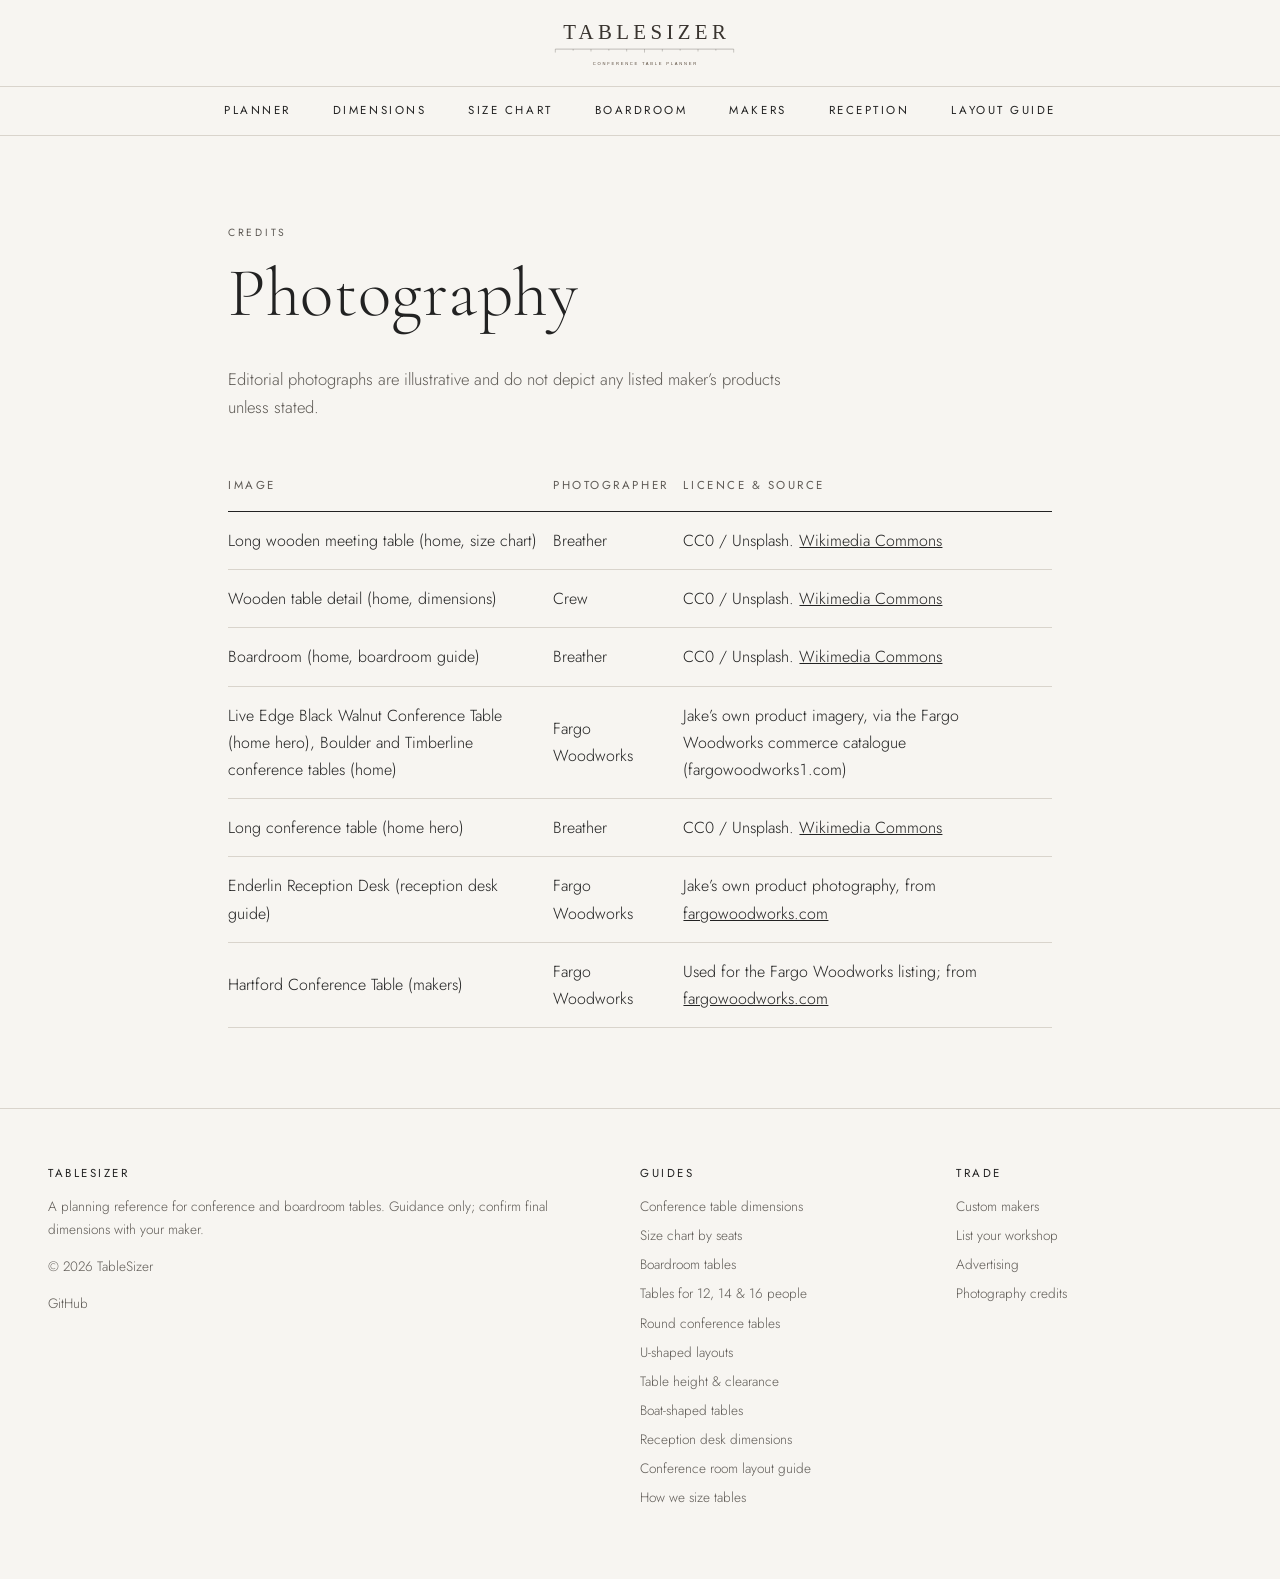
<file: credits.html>
<!doctype html><html lang="en"><head><meta charset="utf-8"><meta name="viewport" content="width=device-width,initial-scale=1">
<title>Photography Credits | TableSizer</title><meta name="description" content="Credits and licences for photography used on TableSizer."><link rel="canonical" href="https://tablesizer.com/credits.html">
<meta property="og:type" content="website"><meta property="og:title" content="Photography Credits | TableSizer"><meta property="og:description" content="Credits and licences for photography used on TableSizer."><meta property="og:url" content="https://tablesizer.com/credits.html"><meta property="og:image" content="https://tablesizer.com/img/og-share.jpg"><meta property="og:image:width" content="1200"><meta property="og:image:height" content="630"><meta property="og:image:type" content="image/jpeg"><meta name="twitter:image" content="https://tablesizer.com/img/og-share.jpg"><meta name="twitter:card" content="summary_large_image">
<meta name="theme-color" content="#f7f5f1"><link rel="icon" href="data:image/svg+xml,%3Csvg xmlns='http://www.w3.org/2000/svg' viewBox='0 0 32 32'%3E%3Cpath d='M3 13h26M3 13v7M10 13v4M17 13v5M24 13v4M29 13v7' stroke='%2338332E' stroke-width='1.4' fill='none'/%3E%3C/svg%3E">
<link rel="preconnect" href="https://fonts.googleapis.com"><link rel="preconnect" href="https://fonts.gstatic.com" crossorigin>
<link href="https://fonts.googleapis.com/css2?family=Cormorant+Garamond:ital,wght@0,300;0,400;1,300;1,400&family=Jost:wght@300;400&display=swap" rel="stylesheet">
<link rel="stylesheet" href="style.css"><script data-goatcounter="https://tablesizer.goatcounter.com/count" async src="//gc.zgo.at/count.js"></script></head><body><a class="skip" href="#main">Skip to content</a>
<header class="top"><div class="wrap"><a class="brand" href="./"><img src="img/tablesizer-logo.svg" alt="TableSizer" width="1200" height="340" onerror="this.style.display='none';this.nextElementSibling.style.display='inline'"><span class="brand-fallback" style="display:none">TableSizer</span></a></div></header><nav class="nav" aria-label="Primary"><div class="wrap"><a href="./">Planner</a><a href="conference-table-dimensions.html">Dimensions</a><a href="conference-table-size-chart.html">Size Chart</a><a href="boardroom-table-sizes.html">Boardroom</a><a href="makers.html">Makers</a><a href="reception-desk-dimensions.html">Reception</a><a href="conference-room-layout-guide.html">Layout Guide</a></div></nav>
<main id="main"><article class="article"><span class="label">Credits</span><h1>Photography</h1><p class="lede">Editorial photographs are illustrative and do not depict any listed maker’s products unless stated.</p>
<table><thead><tr><th>Image</th><th>Photographer</th><th>Licence & source</th></tr></thead><tbody>
<tr><td>Long wooden meeting table (home, size chart)</td><td>Breather</td><td>CC0 / Unsplash. <a href="https://commons.wikimedia.org/wiki/File:Large_meeting_room_(Unsplash).jpg">Wikimedia Commons</a></td></tr>
<tr><td>Wooden table detail (home, dimensions)</td><td>Crew</td><td>CC0 / Unsplash. <a href="https://commons.wikimedia.org/wiki/File:Wood_table_in_front_of_white_wall_(Unsplash).jpg">Wikimedia Commons</a></td></tr>
<tr><td>Boardroom (home, boardroom guide)</td><td>Breather</td><td>CC0 / Unsplash. <a href="https://commons.wikimedia.org/wiki/File:Tables_in_a_boardroom_(Unsplash).jpg">Wikimedia Commons</a></td></tr>
<tr><td>Live Edge Black Walnut Conference Table (home hero), Boulder and Timberline conference tables (home)</td><td>Fargo Woodworks</td><td>Jake’s own product imagery, via the Fargo Woodworks commerce catalogue (fargowoodworks1.com)</td></tr>
<tr><td>Long conference table (home hero)</td><td>Breather</td><td>CC0 / Unsplash. <a href="https://commons.wikimedia.org/wiki/File:Conference_room_table_(Unsplash).jpg">Wikimedia Commons</a></td></tr>
<tr><td>Enderlin Reception Desk (reception desk guide)</td><td>Fargo Woodworks</td><td>Jake’s own product photography, from <a href="https://fargowoodworks.com">fargowoodworks.com</a></td></tr>
<tr><td>Hartford Conference Table (makers)</td><td>Fargo Woodworks</td><td>Used for the Fargo Woodworks listing; from <a href="https://fargowoodworks.com">fargowoodworks.com</a></td></tr></tbody></table></article></main>
<footer><div class="wrap"><div><h4>TableSizer</h4><p>A planning reference for conference and boardroom tables. Guidance only; confirm final dimensions with your maker.</p><p>© 2026 TableSizer</p><p><a href="https://github.com/Wilsjac1/tablesizer">GitHub</a></p></div>
<div><h4>Guides</h4><a href="conference-table-dimensions.html">Conference table dimensions</a><a href="conference-table-size-chart.html">Size chart by seats</a><a href="boardroom-table-sizes.html">Boardroom tables</a><a href="conference-table-for-12-people.html">Tables for 12, 14 &amp; 16 people</a><a href="round-conference-table-sizes.html">Round conference tables</a><a href="u-shaped-conference-room-layout.html">U-shaped layouts</a><a href="conference-table-height-clearance.html">Table height &amp; clearance</a><a href="boat-shaped-conference-table.html">Boat-shaped tables</a><a href="reception-desk-dimensions.html">Reception desk dimensions</a><a href="conference-room-layout-guide.html">Conference room layout guide</a><a href="./#method">How we size tables</a></div>
<div><h4>Trade</h4><a href="makers.html">Custom makers</a><a href="makers.html#list">List your workshop</a><a href="mailto:hello@tablesizer.com?subject=Sponsorship">Advertising</a><a href="credits.html">Photography credits</a></div></div></footer>
<script src="site.js" defer></script></body></html>
</file>
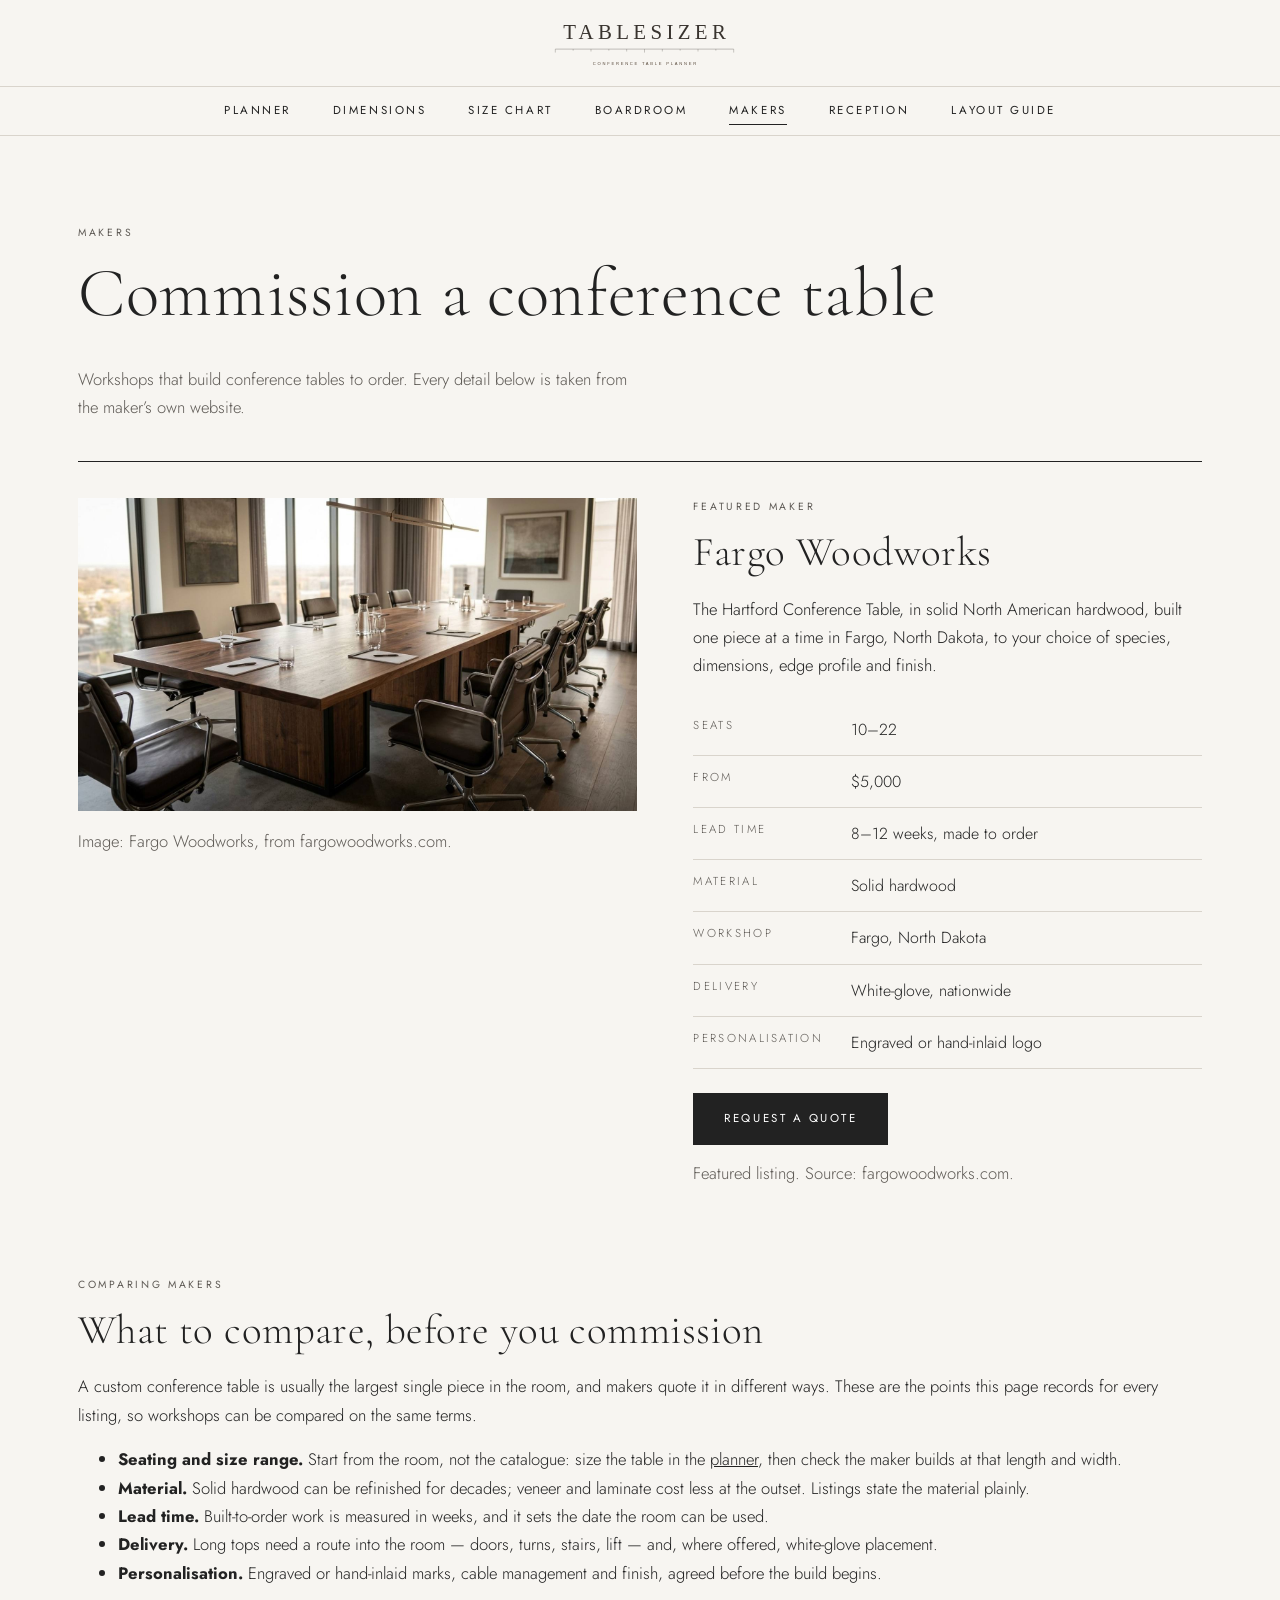
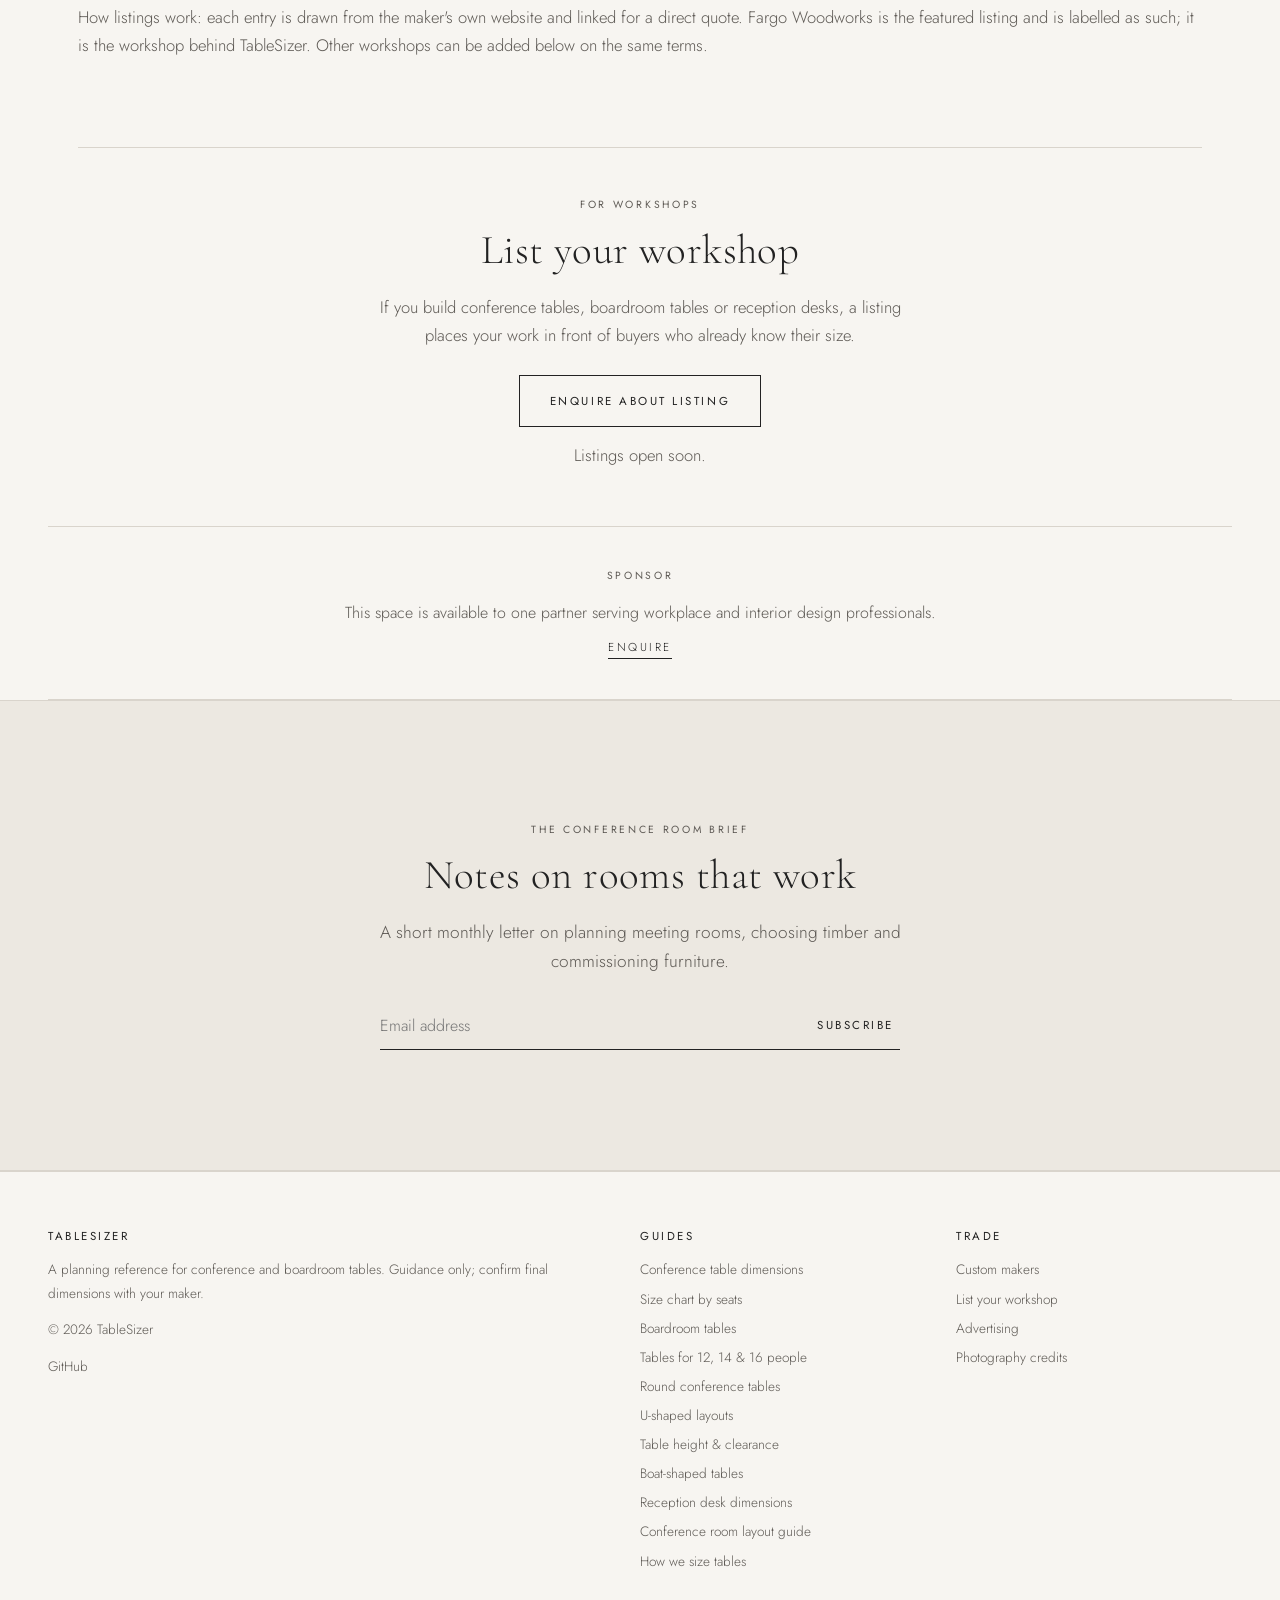
<file: makers.html>
<!doctype html><html lang="en"><head><meta charset="utf-8"><meta name="viewport" content="width=device-width,initial-scale=1">
<title>Custom Conference Table Makers & Quotes | TableSizer</title><meta name="description" content="Custom solid-wood conference table makers: seating, starting price, lead time and delivery, taken from each maker’s own website."><link rel="canonical" href="https://tablesizer.com/makers.html">
<meta property="og:type" content="website"><meta property="og:title" content="Custom Conference Table Makers & Quotes | TableSizer"><meta property="og:description" content="Custom solid-wood conference table makers: seating, starting price, lead time and delivery, taken from each maker’s own website."><meta property="og:url" content="https://tablesizer.com/makers.html"><meta property="og:image" content="https://tablesizer.com/img/og-share.jpg"><meta property="og:image:width" content="1200"><meta property="og:image:height" content="630"><meta property="og:image:type" content="image/jpeg"><meta name="twitter:image" content="https://tablesizer.com/img/og-share.jpg"><meta name="twitter:card" content="summary_large_image">
<meta name="theme-color" content="#f7f5f1"><link rel="icon" href="data:image/svg+xml,%3Csvg xmlns='http://www.w3.org/2000/svg' viewBox='0 0 32 32'%3E%3Cpath d='M3 13h26M3 13v7M10 13v4M17 13v5M24 13v4M29 13v7' stroke='%2338332E' stroke-width='1.4' fill='none'/%3E%3C/svg%3E">
<link rel="preconnect" href="https://fonts.googleapis.com"><link rel="preconnect" href="https://fonts.gstatic.com" crossorigin>
<link href="https://fonts.googleapis.com/css2?family=Cormorant+Garamond:ital,wght@0,300;0,400;1,300;1,400&family=Jost:wght@300;400&display=swap" rel="stylesheet">
<link rel="stylesheet" href="style.css"><script data-goatcounter="https://tablesizer.goatcounter.com/count" async src="//gc.zgo.at/count.js"></script><script type="application/ld+json">{"@context":"https://schema.org","@type":"ItemList","name":"Custom conference table makers","description":"Workshops that build conference and boardroom tables to order, with seating, starting price, lead time and delivery taken from each maker's own website.","itemListElement":[{"@type":"ListItem","position":1,"item":{"@type":"Organization","name":"Fargo Woodworks","url":"https://fargowoodworks.com/","description":"The Hartford Conference Table in solid hardwood, built to order in Fargo, North Dakota. Seats 10–22, from $5,000, 8–12 weeks, white-glove nationwide delivery."}}]}</script></head><body><a class="skip" href="#main">Skip to content</a>
<header class="top"><div class="wrap"><a class="brand" href="./"><img src="img/tablesizer-logo.svg" alt="TableSizer" width="1200" height="340" onerror="this.style.display='none';this.nextElementSibling.style.display='inline'"><span class="brand-fallback" style="display:none">TableSizer</span></a></div></header><nav class="nav" aria-label="Primary"><div class="wrap"><a href="./">Planner</a><a href="conference-table-dimensions.html">Dimensions</a><a href="conference-table-size-chart.html">Size Chart</a><a href="boardroom-table-sizes.html">Boardroom</a><a href="makers.html" aria-current="page">Makers</a><a href="reception-desk-dimensions.html">Reception</a><a href="conference-room-layout-guide.html">Layout Guide</a></div></nav>
<main id="main"><article class="article" style="max-width:1180px"><span class="label">Makers</span><h1>Commission a conference table</h1><p class="lede">Workshops that build conference tables to order. Every detail below is taken from the maker’s own website.</p>
<section class="maker"><div><img src="img/fargo-hartford.jpg" alt="Fargo Woodworks Hartford conference table in solid hardwood" width="1600" height="893" loading="lazy"><p class="credit">Image: Fargo Woodworks, from fargowoodworks.com.</p></div>
<div><span class="label">Featured maker</span><h2>Fargo Woodworks</h2><p>The Hartford Conference Table, in solid North American hardwood, built one piece at a time in Fargo, North Dakota, to your choice of species, dimensions, edge profile and finish.</p>
<dl><dt>Seats</dt><dd>10–22</dd><dt>From</dt><dd>$5,000</dd><dt>Lead time</dt><dd>8–12 weeks, made to order</dd><dt>Material</dt><dd>Solid hardwood</dd><dt>Workshop</dt><dd>Fargo, North Dakota</dd><dt>Delivery</dt><dd>White-glove, nationwide</dd><dt>Personalisation</dt><dd>Engraved or hand-inlaid logo</dd></dl>
<a class="btn" href="https://fargowoodworks.com/?utm_source=tablesizer&utm_medium=referral&utm_campaign=makers" rel="sponsored">Request a quote</a><p class="note">Featured listing. Source: fargowoodworks.com.</p></div></section>
<section style="margin-top:72px"><span class="label">Comparing makers</span><h2>What to compare, before you commission</h2>
<p>A custom conference table is usually the largest single piece in the room, and makers quote it in different ways. These are the points this page records for every listing, so workshops can be compared on the same terms.</p>
<ul><li><b>Seating and size range.</b> Start from the room, not the catalogue: size the table in the <a href="./#planner">planner</a>, then check the maker builds at that length and width.</li>
<li><b>Material.</b> Solid hardwood can be refinished for decades; veneer and laminate cost less at the outset. Listings state the material plainly.</li>
<li><b>Lead time.</b> Built-to-order work is measured in weeks, and it sets the date the room can be used.</li>
<li><b>Delivery.</b> Long tops need a route into the room — doors, turns, stairs, lift — and, where offered, white-glove placement.</li>
<li><b>Personalisation.</b> Engraved or hand-inlaid marks, cable management and finish, agreed before the build begins.</li></ul>
<p class="note">How listings work: each entry is drawn from the maker's own website and linked for a direct quote. Fargo Woodworks is the featured listing and is labelled as such; it is the workshop behind TableSizer. Other workshops can be added below on the same terms.</p></section>
<section id="list" style="margin-top:88px;border-top:1px solid var(--rule);padding-top:48px;text-align:center"><span class="label">For workshops</span><h2>List your workshop</h2><p class="lede" style="margin:0 auto 26px">If you build conference tables, boardroom tables or reception desks, a listing places your work in front of buyers who already know their size.</p><a class="btn outline" href="mailto:hello@tablesizer.com?subject=Maker%20listing">Enquire about listing</a><p class="note">Listings open soon.</p></section></article><div class="wrap"><aside class="sponsor"><span class="label">Sponsor</span><p>This space is available to one partner serving workplace and interior design professionals.</p><a class="tlink" href="mailto:hello@tablesizer.com?subject=Sponsorship">Enquire</a></aside></div><section class="band section news"><div class="wrap"><span class="label">The Conference Room Brief</span><h2>Notes on rooms that work</h2><p class="lede" style="margin:0 auto">A short monthly letter on planning meeting rooms, choosing timber and commissioning furniture.</p><form class="nl" method="post" action="https://app.loops.so/api/newsletter-form/cmvd16xke0cm20jsmvf2l6884"><input type="email" name="email" required placeholder="Email address" aria-label="Email address"><input type="hidden" name="mailingLists" value="cmvd1ree84j3i0jvtad881iqp"><button class="tlink" type="submit">Subscribe</button></form></div></section></main>
<footer><div class="wrap"><div><h4>TableSizer</h4><p>A planning reference for conference and boardroom tables. Guidance only; confirm final dimensions with your maker.</p><p>© 2026 TableSizer</p><p><a href="https://github.com/Wilsjac1/tablesizer">GitHub</a></p></div>
<div><h4>Guides</h4><a href="conference-table-dimensions.html">Conference table dimensions</a><a href="conference-table-size-chart.html">Size chart by seats</a><a href="boardroom-table-sizes.html">Boardroom tables</a><a href="conference-table-for-12-people.html">Tables for 12, 14 &amp; 16 people</a><a href="round-conference-table-sizes.html">Round conference tables</a><a href="u-shaped-conference-room-layout.html">U-shaped layouts</a><a href="conference-table-height-clearance.html">Table height &amp; clearance</a><a href="boat-shaped-conference-table.html">Boat-shaped tables</a><a href="reception-desk-dimensions.html">Reception desk dimensions</a><a href="conference-room-layout-guide.html">Conference room layout guide</a><a href="./#method">How we size tables</a></div>
<div><h4>Trade</h4><a href="makers.html">Custom makers</a><a href="makers.html#list">List your workshop</a><a href="mailto:hello@tablesizer.com?subject=Sponsorship">Advertising</a><a href="credits.html">Photography credits</a></div></div></footer>
<script src="site.js" defer></script></body></html>
</file>
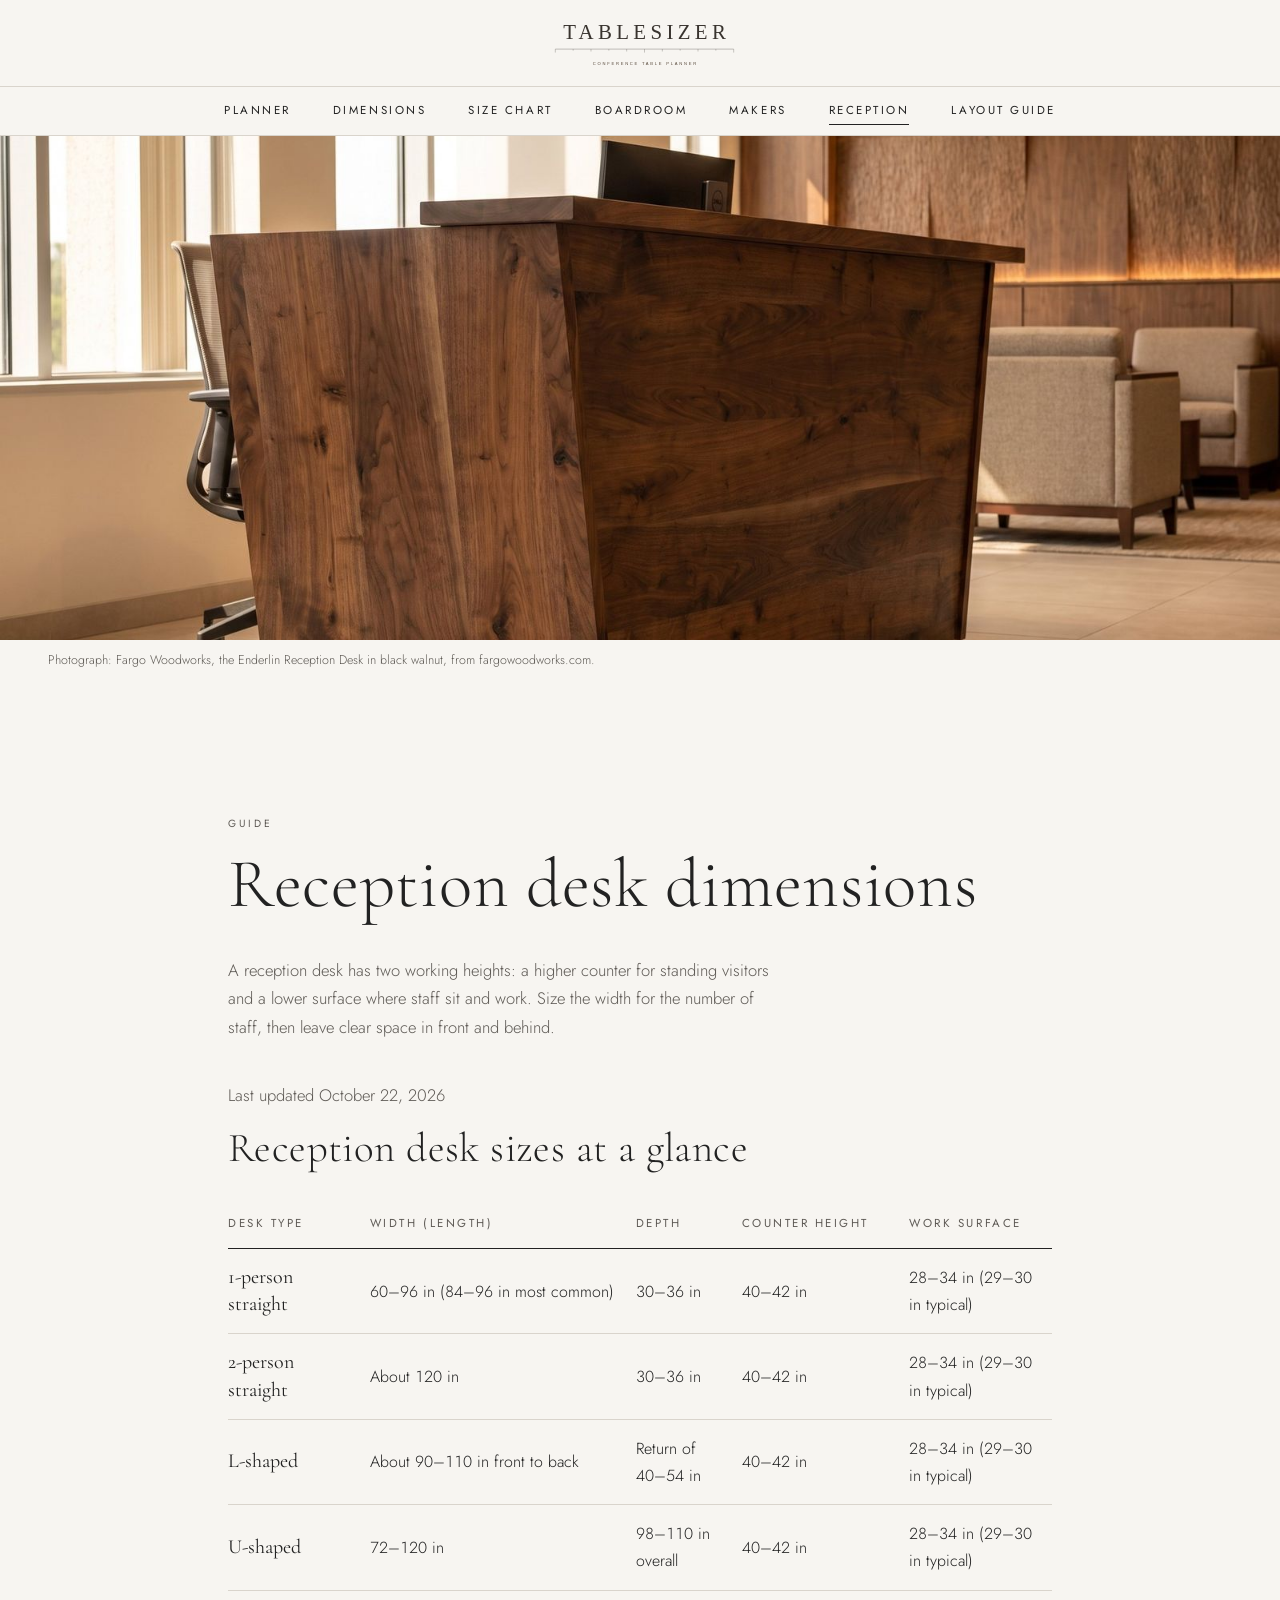
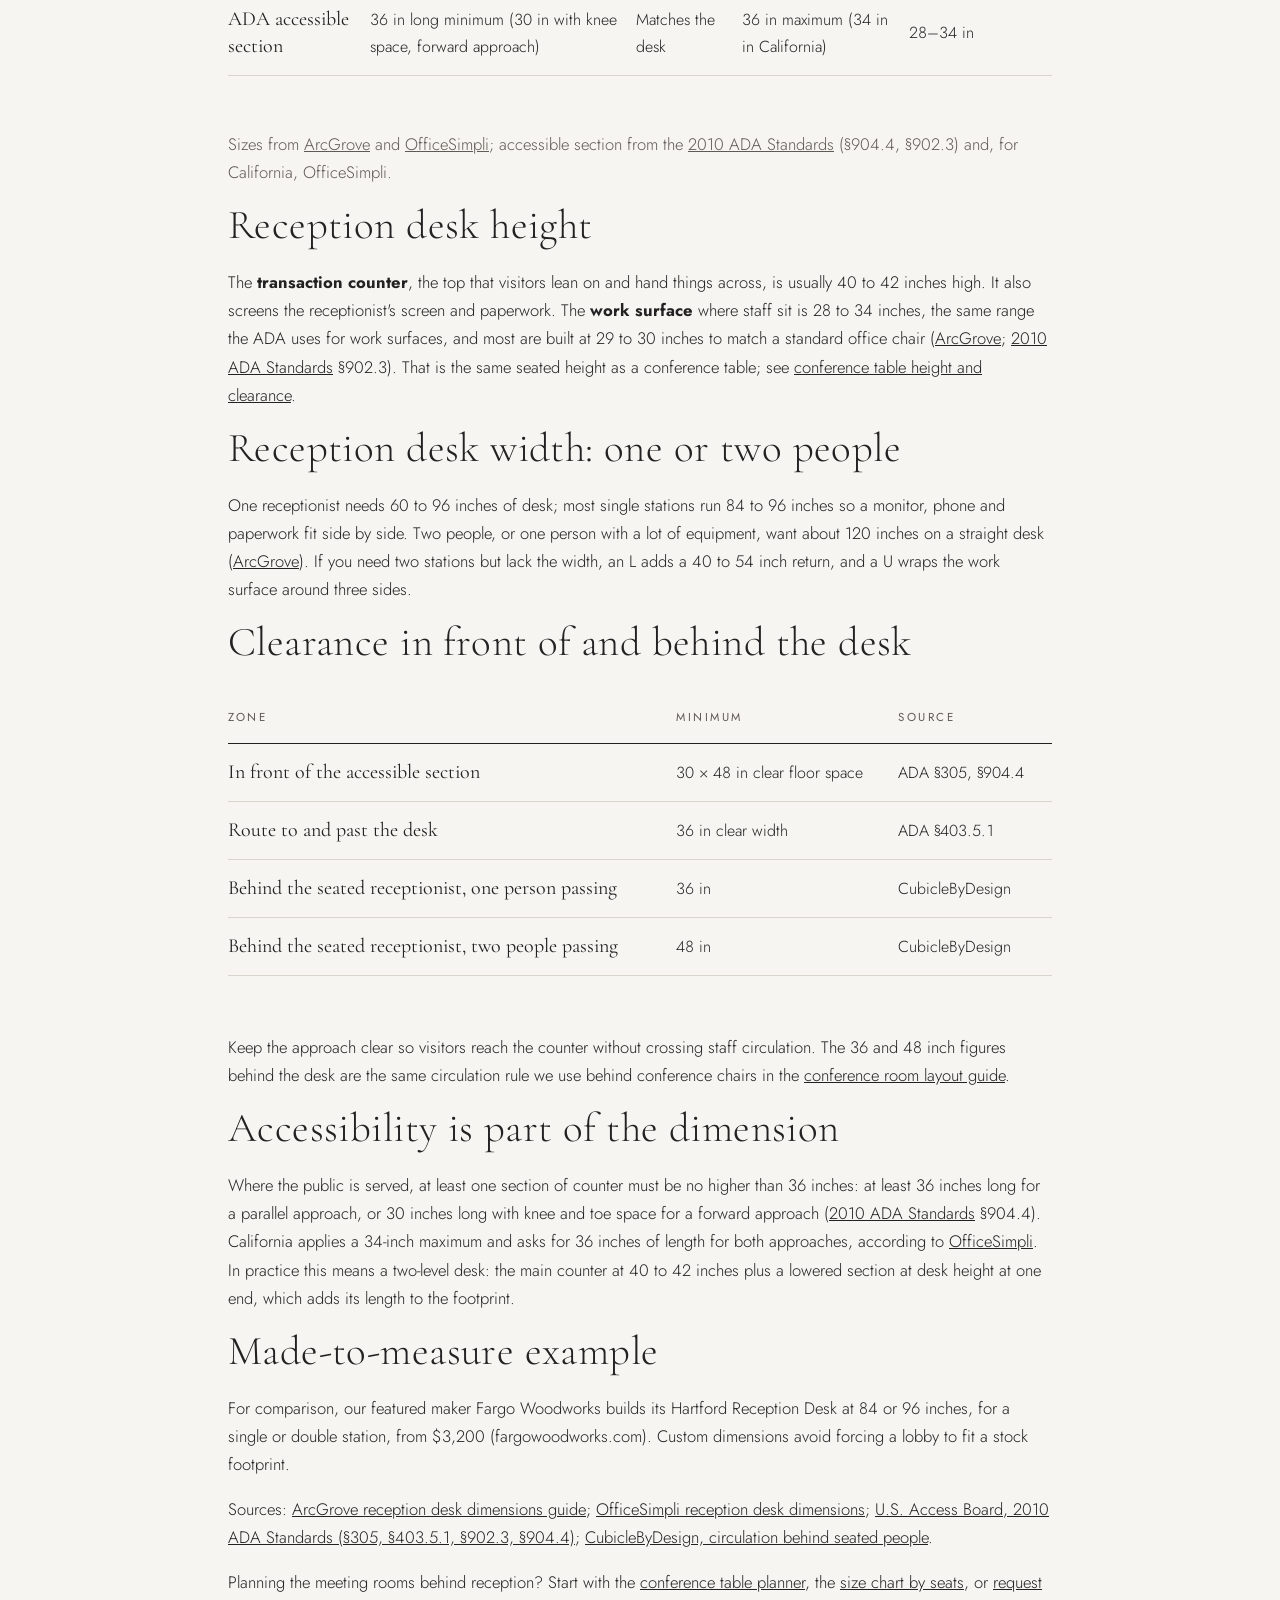
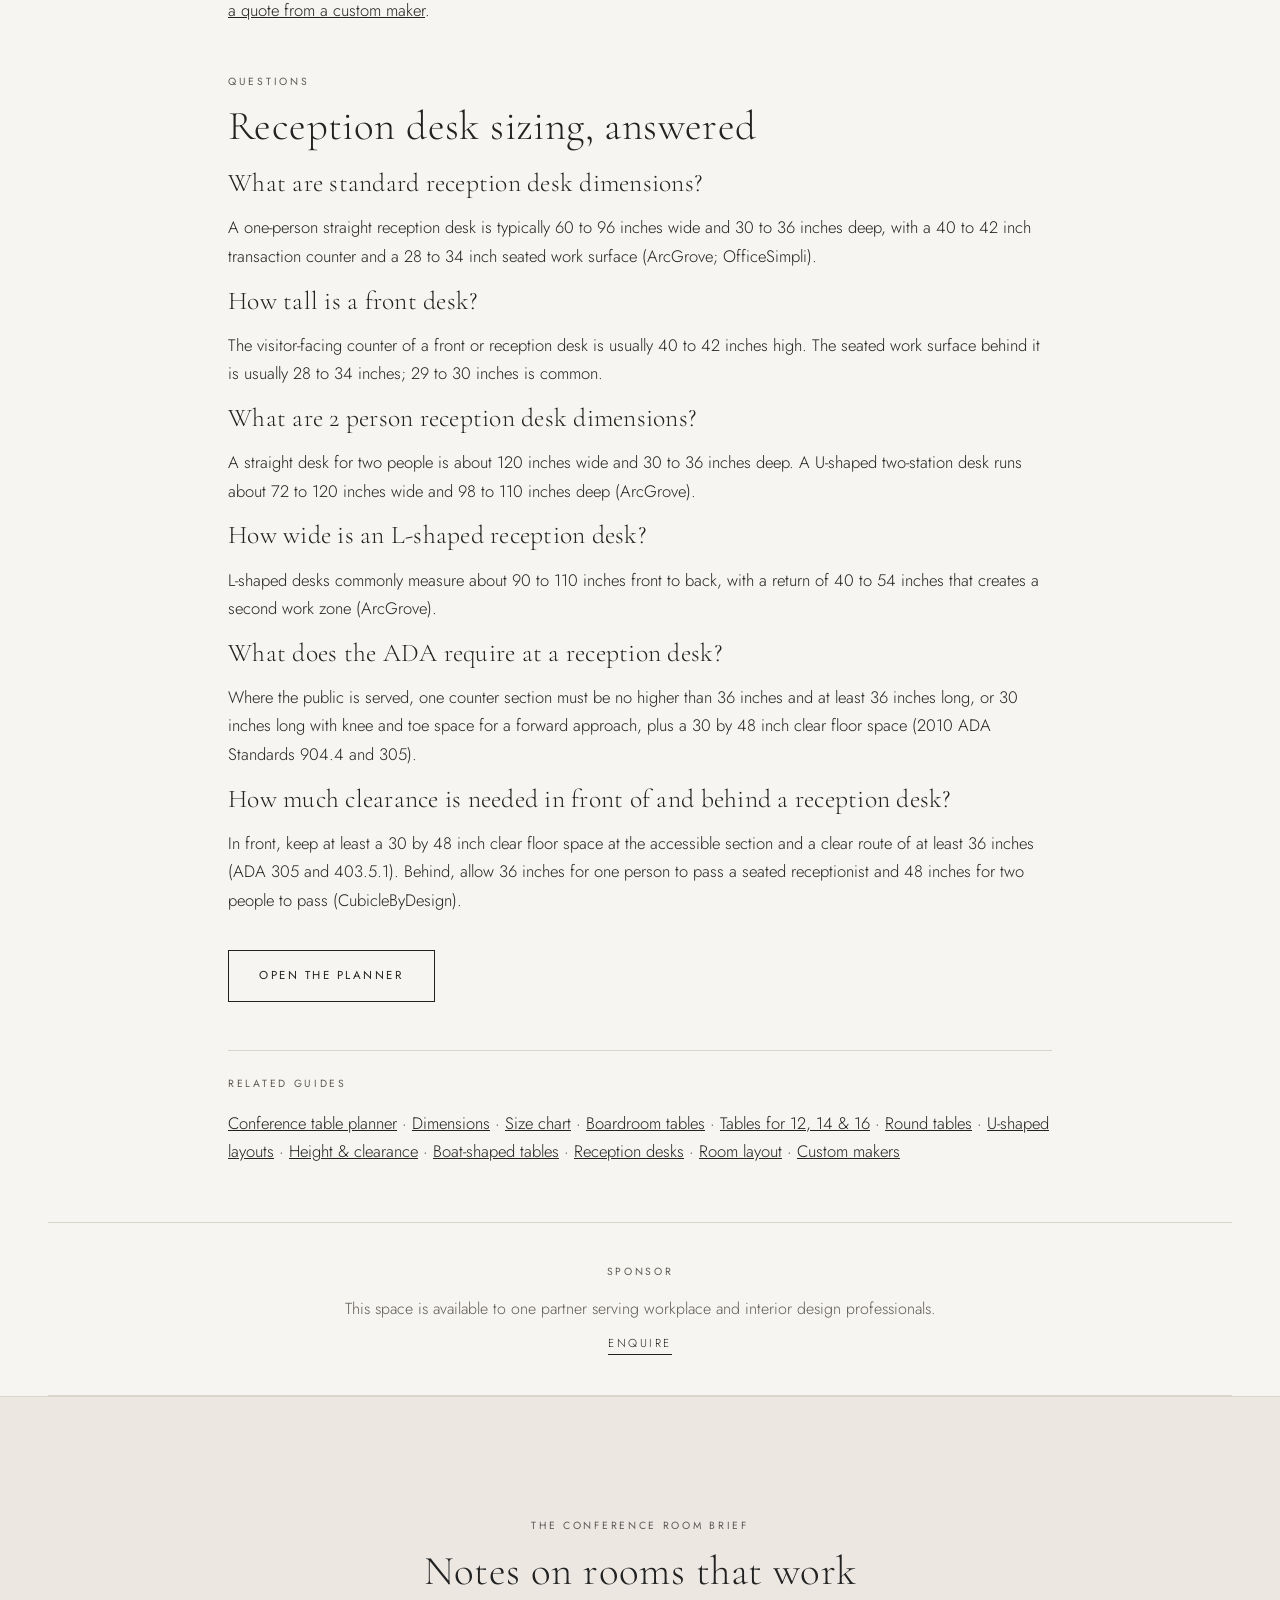
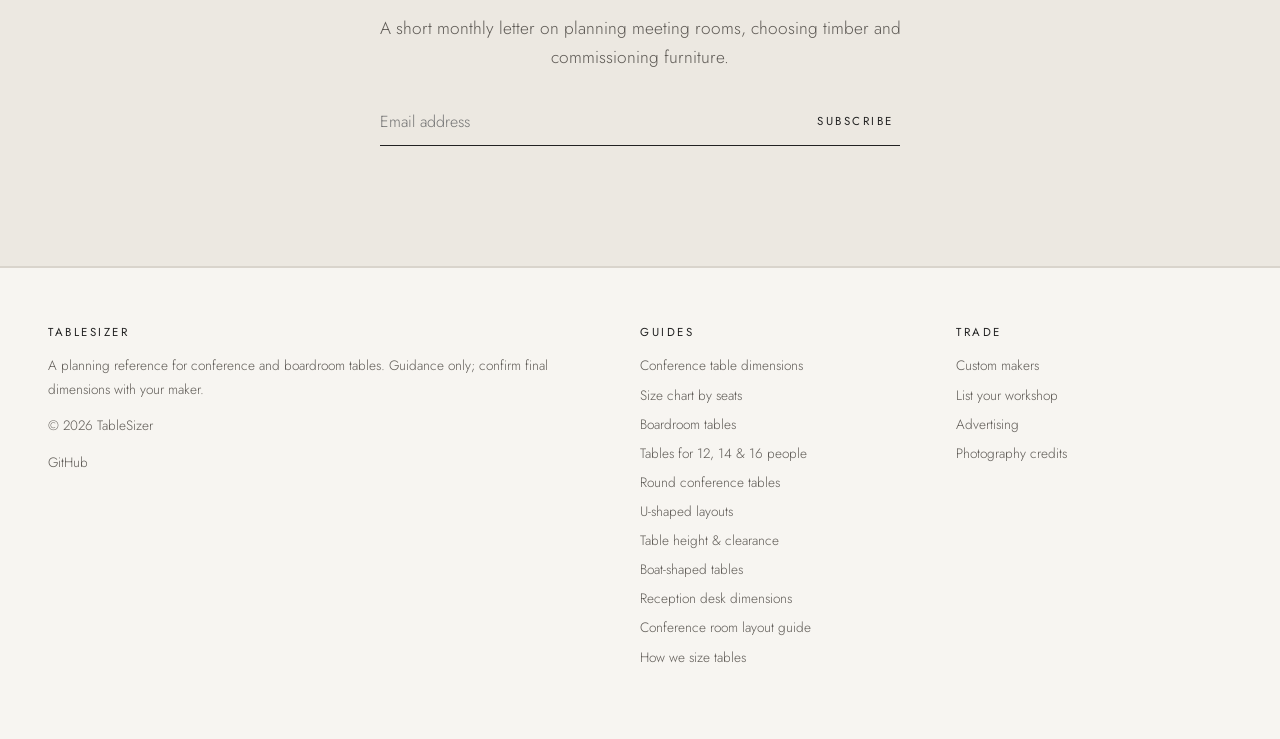
<file: reception-desk-dimensions.html>
<!doctype html><html lang="en"><head><meta charset="utf-8"><meta name="viewport" content="width=device-width,initial-scale=1">
<title>Reception Desk Dimensions: Size, Width & Height | TableSizer</title><meta name="description" content="Reception desk dimensions for 1 and 2 person, L and U desks: width, depth, 40-42 in counter height, ADA section and clearance, with sources."><link rel="canonical" href="https://tablesizer.com/reception-desk-dimensions.html">
<meta property="og:type" content="website"><meta property="og:title" content="Reception Desk Dimensions: Size, Width & Height | TableSizer"><meta property="og:description" content="Reception desk dimensions for 1 and 2 person, L and U desks: width, depth, 40-42 in counter height, ADA section and clearance, with sources."><meta property="og:url" content="https://tablesizer.com/reception-desk-dimensions.html"><meta property="og:image" content="https://tablesizer.com/img/og-share.jpg"><meta property="og:image:width" content="1200"><meta property="og:image:height" content="630"><meta property="og:image:type" content="image/jpeg"><meta name="twitter:image" content="https://tablesizer.com/img/og-share.jpg"><meta name="twitter:card" content="summary_large_image">
<meta name="theme-color" content="#f7f5f1"><link rel="icon" href="data:image/svg+xml,%3Csvg xmlns='http://www.w3.org/2000/svg' viewBox='0 0 32 32'%3E%3Cpath d='M3 13h26M3 13v7M10 13v4M17 13v5M24 13v4M29 13v7' stroke='%2338332E' stroke-width='1.4' fill='none'/%3E%3C/svg%3E">
<link rel="preconnect" href="https://fonts.googleapis.com"><link rel="preconnect" href="https://fonts.gstatic.com" crossorigin>
<link href="https://fonts.googleapis.com/css2?family=Cormorant+Garamond:ital,wght@0,300;0,400;1,300;1,400&family=Jost:wght@300;400&display=swap" rel="stylesheet">
<link rel="stylesheet" href="style.css"><script data-goatcounter="https://tablesizer.goatcounter.com/count" async src="//gc.zgo.at/count.js"></script></head><body><a class="skip" href="#main">Skip to content</a>
<header class="top"><div class="wrap"><a class="brand" href="./"><img src="img/tablesizer-logo.svg" alt="TableSizer" width="1200" height="340" onerror="this.style.display='none';this.nextElementSibling.style.display='inline'"><span class="brand-fallback" style="display:none">TableSizer</span></a></div></header><nav class="nav" aria-label="Primary"><div class="wrap"><a href="./">Planner</a><a href="conference-table-dimensions.html">Dimensions</a><a href="conference-table-size-chart.html">Size Chart</a><a href="boardroom-table-sizes.html">Boardroom</a><a href="makers.html">Makers</a><a href="reception-desk-dimensions.html" aria-current="page">Reception</a><a href="conference-room-layout-guide.html">Layout Guide</a></div></nav>
<main id="main"><figure class="figure"><img src="img/fargo-enderlin-reception-desk.jpg" alt="The Enderlin reception desk by Fargo Woodworks in solid black walnut, with a raised transaction counter, in a sunlit office lobby" width="1600" height="1066"><figcaption>Photograph: Fargo Woodworks, the Enderlin Reception Desk in black walnut, from fargowoodworks.com.</figcaption></figure><article class="article"><span class="label">Guide</span><h1>Reception desk dimensions</h1><p class="lede">A reception desk has two working heights: a higher counter for standing visitors and a lower surface where staff sit and work. Size the width for the number of staff, then leave clear space in front and behind.</p><p class="note">Last updated October 22, 2026</p><h2>Reception desk sizes at a glance</h2>
<div class="tablewrap"><table class="rd-sizes"><thead><tr><th>Desk type</th><th>Width (length)</th><th>Depth</th><th>Counter height</th><th>Work surface</th></tr></thead><tbody>
<tr><td><b>1-person straight</b></td><td>60–96 in (84–96 in most common)</td><td>30–36 in</td><td>40–42 in</td><td>28–34 in (29–30 in typical)</td></tr>
<tr><td><b>2-person straight</b></td><td>About 120 in</td><td>30–36 in</td><td>40–42 in</td><td>28–34 in (29–30 in typical)</td></tr>
<tr><td><b>L-shaped</b></td><td>About 90–110 in front to back</td><td>Return of 40–54 in</td><td>40–42 in</td><td>28–34 in (29–30 in typical)</td></tr>
<tr><td><b>U-shaped</b></td><td>72–120 in</td><td>98–110 in overall</td><td>40–42 in</td><td>28–34 in (29–30 in typical)</td></tr>
<tr><td><b>ADA accessible section</b></td><td>36 in long minimum (30 in with knee space, forward approach)</td><td>Matches the desk</td><td>36 in maximum (34 in in California)</td><td>28–34 in</td></tr></tbody></table></div>
<p class="note">Sizes from <a href="https://www.arcgrove.com/blogs/posts/reception-desk-dimensions">ArcGrove</a> and <a href="https://www.officesimpli.com/blogs/news/reception-desk-dimensions">OfficeSimpli</a>; accessible section from the <a href="https://www.access-board.gov/ada/">2010 ADA Standards</a> (§904.4, §902.3) and, for California, OfficeSimpli.</p>
<h2>Reception desk height</h2><p>The <b>transaction counter</b>, the top that visitors lean on and hand things across, is usually 40 to 42 inches high. It also screens the receptionist's screen and paperwork. The <b>work surface</b> where staff sit is 28 to 34 inches, the same range the ADA uses for work surfaces, and most are built at 29 to 30 inches to match a standard office chair (<a href="https://www.arcgrove.com/blogs/posts/reception-desk-dimensions">ArcGrove</a>; <a href="https://www.access-board.gov/ada/">2010 ADA Standards</a> §902.3). That is the same seated height as a conference table; see <a href="conference-table-height-clearance.html">conference table height and clearance</a>.</p>
<h2>Reception desk width: one or two people</h2><p>One receptionist needs 60 to 96 inches of desk; most single stations run 84 to 96 inches so a monitor, phone and paperwork fit side by side. Two people, or one person with a lot of equipment, want about 120 inches on a straight desk (<a href="https://www.arcgrove.com/blogs/posts/reception-desk-dimensions">ArcGrove</a>). If you need two stations but lack the width, an L adds a 40 to 54 inch return, and a U wraps the work surface around three sides.</p>
<h2>Clearance in front of and behind the desk</h2><div class="tablewrap"><table class="rd-clear"><thead><tr><th>Zone</th><th>Minimum</th><th>Source</th></tr></thead><tbody>
<tr><td><b>In front of the accessible section</b></td><td>30 × 48 in clear floor space</td><td>ADA §305, §904.4</td></tr>
<tr><td><b>Route to and past the desk</b></td><td>36 in clear width</td><td>ADA §403.5.1</td></tr>
<tr><td><b>Behind the seated receptionist, one person passing</b></td><td>36 in</td><td>CubicleByDesign</td></tr>
<tr><td><b>Behind the seated receptionist, two people passing</b></td><td>48 in</td><td>CubicleByDesign</td></tr></tbody></table></div>
<p>Keep the approach clear so visitors reach the counter without crossing staff circulation. The 36 and 48 inch figures behind the desk are the same circulation rule we use behind conference chairs in the <a href="conference-room-layout-guide.html">conference room layout guide</a>.</p>
<h2>Accessibility is part of the dimension</h2><p>Where the public is served, at least one section of counter must be no higher than 36 inches: at least 36 inches long for a parallel approach, or 30 inches long with knee and toe space for a forward approach (<a href="https://www.access-board.gov/ada/">2010 ADA Standards</a> §904.4). California applies a 34-inch maximum and asks for 36 inches of length for both approaches, according to <a href="https://www.officesimpli.com/blogs/news/reception-desk-dimensions">OfficeSimpli</a>. In practice this means a two-level desk: the main counter at 40 to 42 inches plus a lowered section at desk height at one end, which adds its length to the footprint.</p>
<h2>Made-to-measure example</h2><p>For comparison, our featured maker Fargo Woodworks builds its Hartford Reception Desk at 84 or 96 inches, for a single or double station, from $3,200 (fargowoodworks.com). Custom dimensions avoid forcing a lobby to fit a stock footprint.</p>
<p>Sources: <a href="https://www.arcgrove.com/blogs/posts/reception-desk-dimensions">ArcGrove reception desk dimensions guide</a>; <a href="https://www.officesimpli.com/blogs/news/reception-desk-dimensions">OfficeSimpli reception desk dimensions</a>; <a href="https://www.access-board.gov/ada/">U.S. Access Board, 2010 ADA Standards (§305, §403.5.1, §902.3, §904.4)</a>; <a href="https://cubiclebydesign.com/size-of-a-conference-room/">CubicleByDesign, circulation behind seated people</a>.</p>
<p>Planning the meeting rooms behind reception? Start with the <a href="./#planner">conference table planner</a>, the <a href="conference-table-size-chart.html">size chart by seats</a>, or <a href="makers.html">request a quote from a custom maker</a>.</p><section style="margin-top:48px"><span class="label">Questions</span><h2>Reception desk sizing, answered</h2><h3>What are standard reception desk dimensions?</h3><p>A one-person straight reception desk is typically 60 to 96 inches wide and 30 to 36 inches deep, with a 40 to 42 inch transaction counter and a 28 to 34 inch seated work surface (ArcGrove; OfficeSimpli).</p><h3>How tall is a front desk?</h3><p>The visitor-facing counter of a front or reception desk is usually 40 to 42 inches high. The seated work surface behind it is usually 28 to 34 inches; 29 to 30 inches is common.</p><h3>What are 2 person reception desk dimensions?</h3><p>A straight desk for two people is about 120 inches wide and 30 to 36 inches deep. A U-shaped two-station desk runs about 72 to 120 inches wide and 98 to 110 inches deep (ArcGrove).</p><h3>How wide is an L-shaped reception desk?</h3><p>L-shaped desks commonly measure about 90 to 110 inches front to back, with a return of 40 to 54 inches that creates a second work zone (ArcGrove).</p><h3>What does the ADA require at a reception desk?</h3><p>Where the public is served, one counter section must be no higher than 36 inches and at least 36 inches long, or 30 inches long with knee and toe space for a forward approach, plus a 30 by 48 inch clear floor space (2010 ADA Standards 904.4 and 305).</p><h3>How much clearance is needed in front of and behind a reception desk?</h3><p>In front, keep at least a 30 by 48 inch clear floor space at the accessible section and a clear route of at least 36 inches (ADA 305 and 403.5.1). Behind, allow 36 inches for one person to pass a seated receptionist and 48 inches for two people to pass (CubicleByDesign).</p></section><script type="application/ld+json">{"@context":"https://schema.org","@type":"FAQPage","mainEntity":[{"@type":"Question","name":"What are standard reception desk dimensions?","acceptedAnswer":{"@type":"Answer","text":"A one-person straight reception desk is typically 60 to 96 inches wide and 30 to 36 inches deep, with a 40 to 42 inch transaction counter and a 28 to 34 inch seated work surface (ArcGrove; OfficeSimpli)."}},{"@type":"Question","name":"How tall is a front desk?","acceptedAnswer":{"@type":"Answer","text":"The visitor-facing counter of a front or reception desk is usually 40 to 42 inches high. The seated work surface behind it is usually 28 to 34 inches; 29 to 30 inches is common."}},{"@type":"Question","name":"What are 2 person reception desk dimensions?","acceptedAnswer":{"@type":"Answer","text":"A straight desk for two people is about 120 inches wide and 30 to 36 inches deep. A U-shaped two-station desk runs about 72 to 120 inches wide and 98 to 110 inches deep (ArcGrove)."}},{"@type":"Question","name":"How wide is an L-shaped reception desk?","acceptedAnswer":{"@type":"Answer","text":"L-shaped desks commonly measure about 90 to 110 inches front to back, with a return of 40 to 54 inches that creates a second work zone (ArcGrove)."}},{"@type":"Question","name":"What does the ADA require at a reception desk?","acceptedAnswer":{"@type":"Answer","text":"Where the public is served, one counter section must be no higher than 36 inches and at least 36 inches long, or 30 inches long with knee and toe space for a forward approach, plus a 30 by 48 inch clear floor space (2010 ADA Standards 904.4 and 305)."}},{"@type":"Question","name":"How much clearance is needed in front of and behind a reception desk?","acceptedAnswer":{"@type":"Answer","text":"In front, keep at least a 30 by 48 inch clear floor space at the accessible section and a clear route of at least 36 inches (ADA 305 and 403.5.1). Behind, allow 36 inches for one person to pass a seated receptionist and 48 inches for two people to pass (CubicleByDesign)."}}]}</script><script type="application/ld+json">{"@context":"https://schema.org","@type":"BreadcrumbList","itemListElement":[{"@type":"ListItem","position":1,"name":"Home","item":"https://tablesizer.com/"},{"@type":"ListItem","position":2,"name":"Reception desk dimensions"}]}</script><p style="margin-top:36px"><a class="btn outline" href="./#planner">Open the planner</a></p><nav aria-label="Related guides" style="border-top:1px solid var(--rule);margin-top:48px;padding-top:24px"><span class="label">Related guides</span><p><a href="./#planner">Conference table planner</a> · <a href="conference-table-dimensions.html">Dimensions</a> · <a href="conference-table-size-chart.html">Size chart</a> · <a href="boardroom-table-sizes.html">Boardroom tables</a> · <a href="conference-table-for-12-people.html">Tables for 12, 14 &amp; 16</a> · <a href="round-conference-table-sizes.html">Round tables</a> · <a href="u-shaped-conference-room-layout.html">U-shaped layouts</a> · <a href="conference-table-height-clearance.html">Height &amp; clearance</a> · <a href="boat-shaped-conference-table.html">Boat-shaped tables</a> · <a href="reception-desk-dimensions.html">Reception desks</a> · <a href="conference-room-layout-guide.html">Room layout</a> · <a href="makers.html">Custom makers</a></p></nav></article><div class="wrap"><aside class="sponsor"><span class="label">Sponsor</span><p>This space is available to one partner serving workplace and interior design professionals.</p><a class="tlink" href="mailto:hello@tablesizer.com?subject=Sponsorship">Enquire</a></aside></div><section class="band section news"><div class="wrap"><span class="label">The Conference Room Brief</span><h2>Notes on rooms that work</h2><p class="lede" style="margin:0 auto">A short monthly letter on planning meeting rooms, choosing timber and commissioning furniture.</p><form class="nl" method="post" action="https://app.loops.so/api/newsletter-form/cmvd16xke0cm20jsmvf2l6884"><input type="email" name="email" required placeholder="Email address" aria-label="Email address"><input type="hidden" name="mailingLists" value="cmvd1ree84j3i0jvtad881iqp"><button class="tlink" type="submit">Subscribe</button></form></div></section></main>
<footer><div class="wrap"><div><h4>TableSizer</h4><p>A planning reference for conference and boardroom tables. Guidance only; confirm final dimensions with your maker.</p><p>© 2026 TableSizer</p><p><a href="https://github.com/Wilsjac1/tablesizer">GitHub</a></p></div>
<div><h4>Guides</h4><a href="conference-table-dimensions.html">Conference table dimensions</a><a href="conference-table-size-chart.html">Size chart by seats</a><a href="boardroom-table-sizes.html">Boardroom tables</a><a href="conference-table-for-12-people.html">Tables for 12, 14 &amp; 16 people</a><a href="round-conference-table-sizes.html">Round conference tables</a><a href="u-shaped-conference-room-layout.html">U-shaped layouts</a><a href="conference-table-height-clearance.html">Table height &amp; clearance</a><a href="boat-shaped-conference-table.html">Boat-shaped tables</a><a href="reception-desk-dimensions.html">Reception desk dimensions</a><a href="conference-room-layout-guide.html">Conference room layout guide</a><a href="./#method">How we size tables</a></div>
<div><h4>Trade</h4><a href="makers.html">Custom makers</a><a href="makers.html#list">List your workshop</a><a href="mailto:hello@tablesizer.com?subject=Sponsorship">Advertising</a><a href="credits.html">Photography credits</a></div></div></footer>
<script src="site.js" defer></script></body></html>
</file>
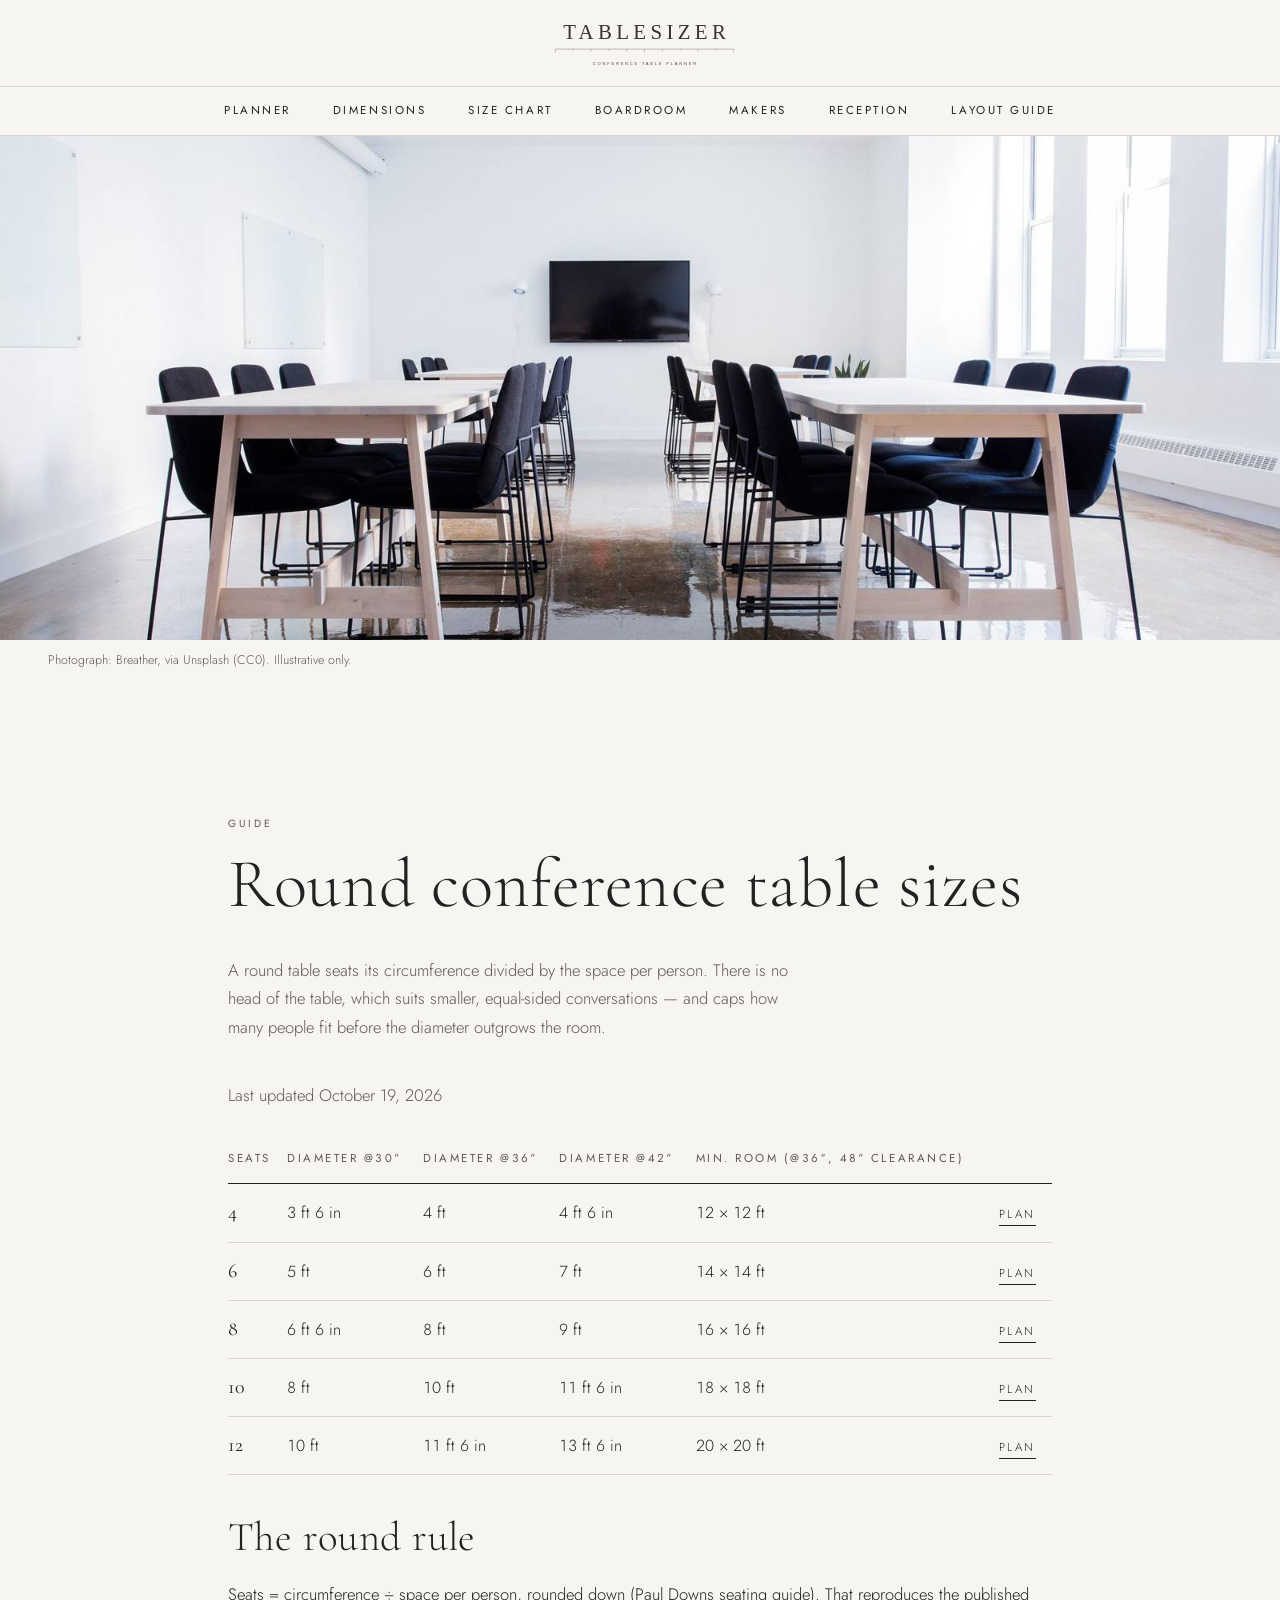
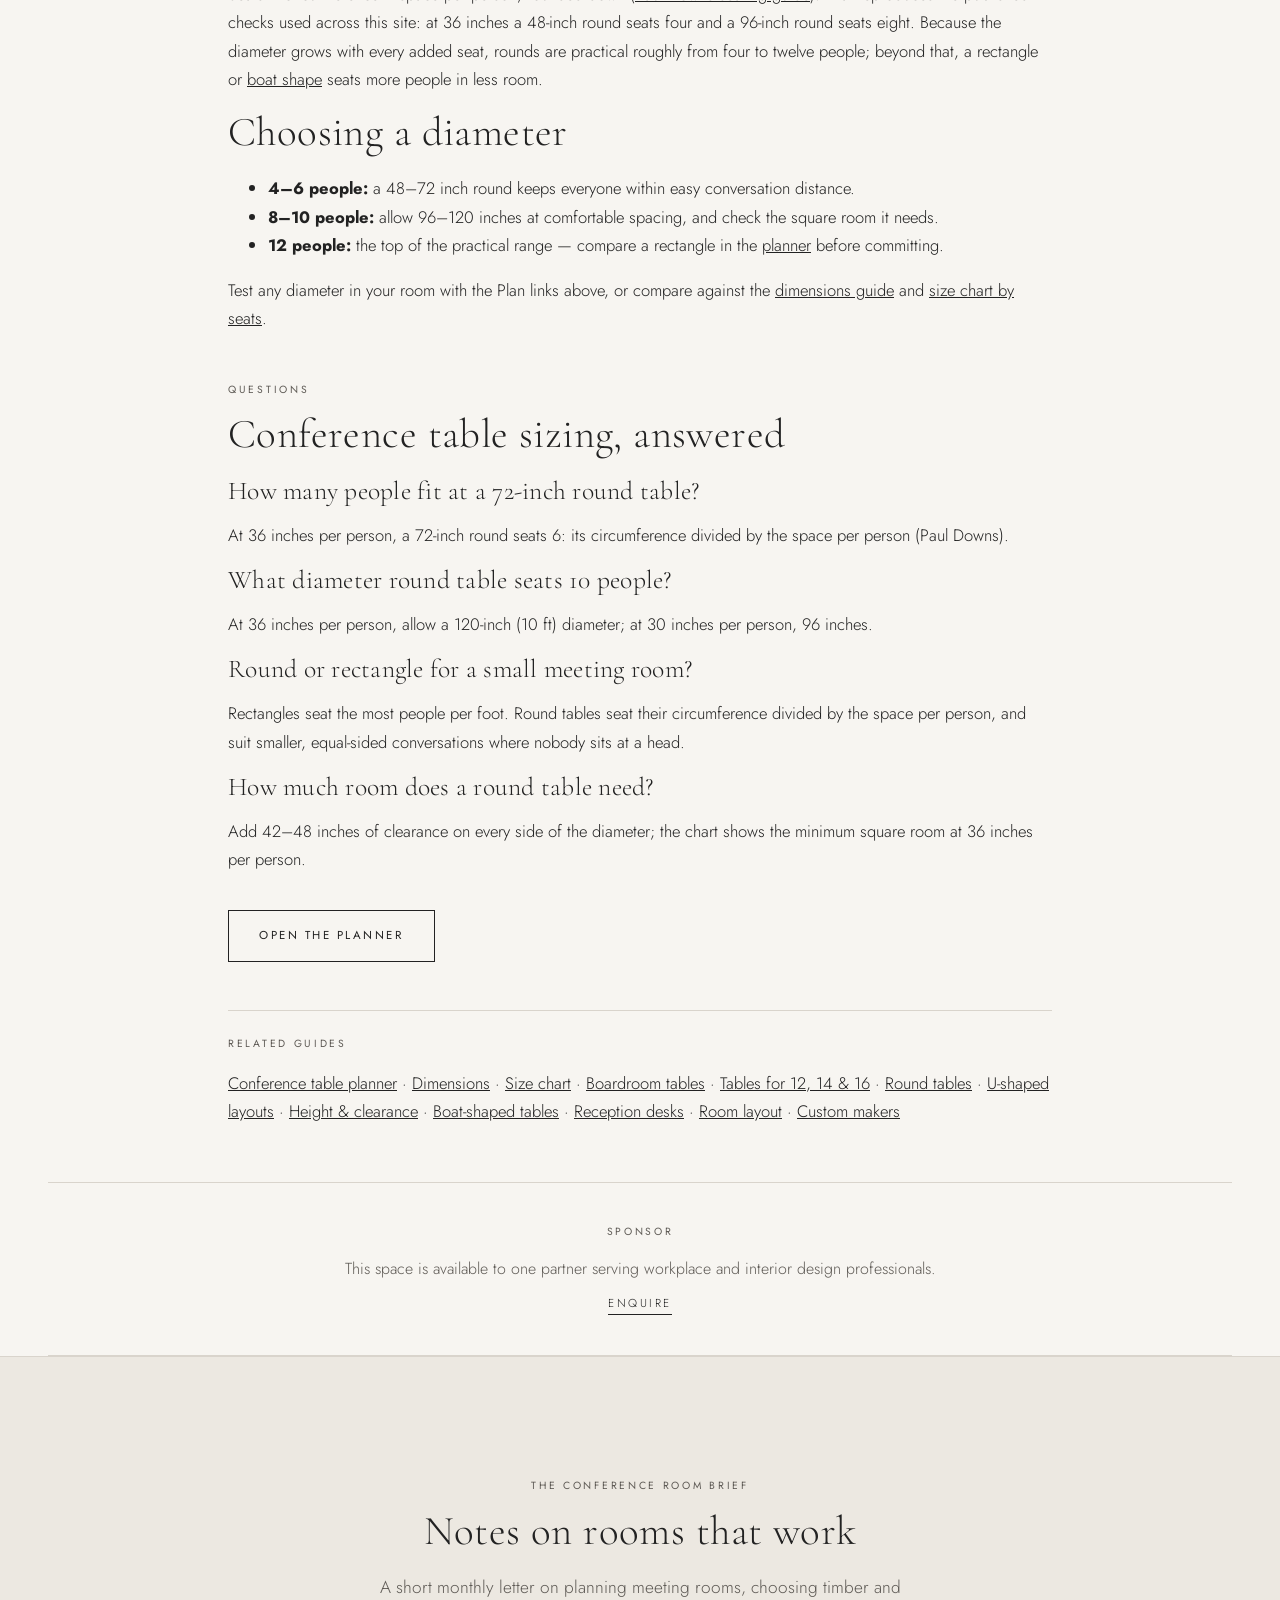
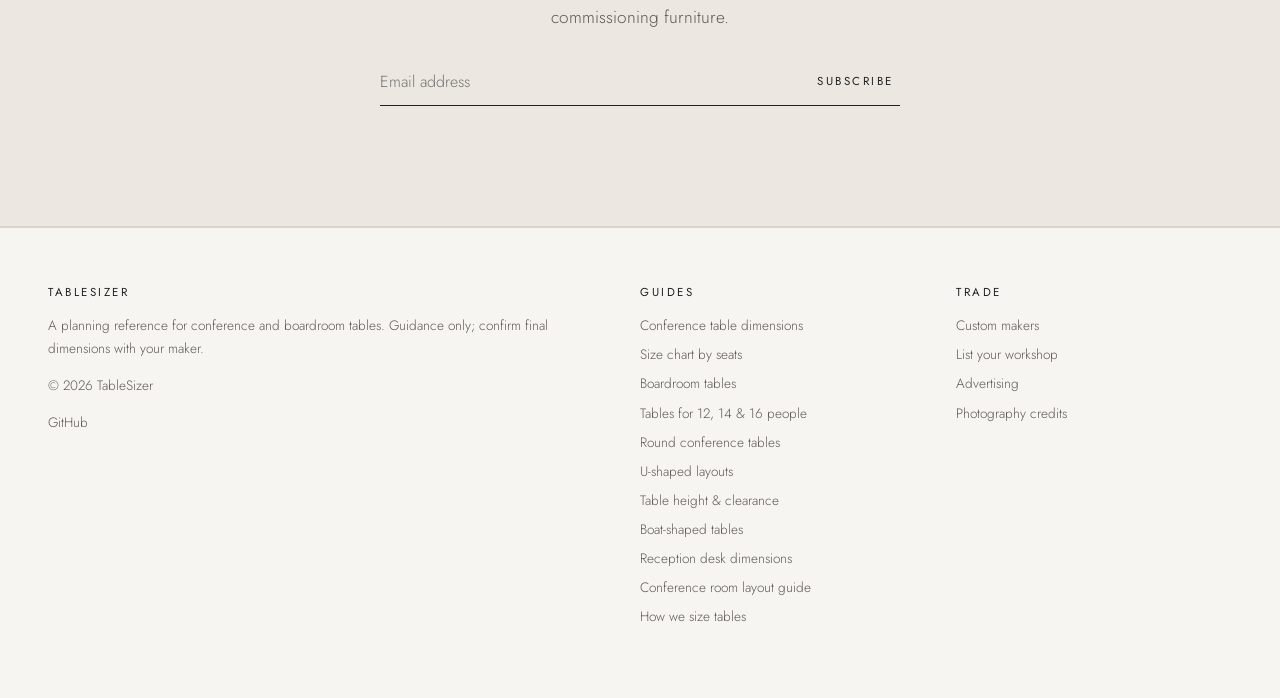
<file: round-conference-table-sizes.html>
<!doctype html><html lang="en"><head><meta charset="utf-8"><meta name="viewport" content="width=device-width,initial-scale=1">
<title>Round Conference Table Sizes: 4 to 12 Seats | TableSizer</title><meta name="description" content="Round conference table sizes by diameter: how many people fit at 48 to 120 inch rounds, at 30, 36 and 42 inches per person."><link rel="canonical" href="https://tablesizer.com/round-conference-table-sizes.html">
<meta property="og:type" content="website"><meta property="og:title" content="Round Conference Table Sizes: 4 to 12 Seats | TableSizer"><meta property="og:description" content="Round conference table sizes by diameter: how many people fit at 48 to 120 inch rounds, at 30, 36 and 42 inches per person."><meta property="og:url" content="https://tablesizer.com/round-conference-table-sizes.html"><meta property="og:image" content="https://tablesizer.com/img/og-share.jpg"><meta property="og:image:width" content="1200"><meta property="og:image:height" content="630"><meta property="og:image:type" content="image/jpeg"><meta name="twitter:image" content="https://tablesizer.com/img/og-share.jpg"><meta name="twitter:card" content="summary_large_image">
<meta name="theme-color" content="#f7f5f1"><link rel="icon" href="data:image/svg+xml,%3Csvg xmlns='http://www.w3.org/2000/svg' viewBox='0 0 32 32'%3E%3Cpath d='M3 13h26M3 13v7M10 13v4M17 13v5M24 13v4M29 13v7' stroke='%2338332E' stroke-width='1.4' fill='none'/%3E%3C/svg%3E">
<link rel="preconnect" href="https://fonts.googleapis.com"><link rel="preconnect" href="https://fonts.gstatic.com" crossorigin>
<link href="https://fonts.googleapis.com/css2?family=Cormorant+Garamond:ital,wght@0,300;0,400;1,300;1,400&family=Jost:wght@300;400&display=swap" rel="stylesheet">
<link rel="stylesheet" href="style.css"><script data-goatcounter="https://tablesizer.goatcounter.com/count" async src="//gc.zgo.at/count.js"></script></head><body><a class="skip" href="#main">Skip to content</a>
<header class="top"><div class="wrap"><a class="brand" href="./"><img src="img/tablesizer-logo.svg" alt="TableSizer" width="1200" height="340" onerror="this.style.display='none';this.nextElementSibling.style.display='inline'"><span class="brand-fallback" style="display:none">TableSizer</span></a></div></header><nav class="nav" aria-label="Primary"><div class="wrap"><a href="./">Planner</a><a href="conference-table-dimensions.html">Dimensions</a><a href="conference-table-size-chart.html">Size Chart</a><a href="boardroom-table-sizes.html">Boardroom</a><a href="makers.html">Makers</a><a href="reception-desk-dimensions.html">Reception</a><a href="conference-room-layout-guide.html">Layout Guide</a></div></nav>
<main id="main"><figure class="figure"><img src="img/boardroom.jpg" alt="Tables and chairs arranged in a bright boardroom" width="1600" height="1066"><figcaption>Photograph: Breather, via Unsplash (CC0). Illustrative only.</figcaption></figure><article class="article"><span class="label">Guide</span><h1>Round conference table sizes</h1><p class="lede">A round table seats its circumference divided by the space per person. There is no head of the table, which suits smaller, equal-sided conversations — and caps how many people fit before the diameter outgrows the room.</p><p class="note">Last updated October 19, 2026</p><div class="tablewrap"><table><thead><tr><th>Seats</th><th>Diameter @30″</th><th>Diameter @36″</th><th>Diameter @42″</th><th>Min. room (@36″, 48″ clearance)</th><th></th></tr></thead><tbody><tr><td><b>4</b></td><td>3 ft 6 in</td><td>4 ft</td><td>4 ft 6 in</td><td>12 × 12 ft</td><td><a class="tlink" href="./?n=4&s=36&sh=round&l=144&w=144">Plan</a></td></tr><tr><td><b>6</b></td><td>5 ft</td><td>6 ft</td><td>7 ft</td><td>14 × 14 ft</td><td><a class="tlink" href="./?n=6&s=36&sh=round&l=168&w=168">Plan</a></td></tr><tr><td><b>8</b></td><td>6 ft 6 in</td><td>8 ft</td><td>9 ft</td><td>16 × 16 ft</td><td><a class="tlink" href="./?n=8&s=36&sh=round&l=192&w=192">Plan</a></td></tr><tr><td><b>10</b></td><td>8 ft</td><td>10 ft</td><td>11 ft 6 in</td><td>18 × 18 ft</td><td><a class="tlink" href="./?n=10&s=36&sh=round&l=216&w=216">Plan</a></td></tr><tr><td><b>12</b></td><td>10 ft</td><td>11 ft 6 in</td><td>13 ft 6 in</td><td>20 × 20 ft</td><td><a class="tlink" href="./?n=12&s=36&sh=round&l=234&w=234">Plan</a></td></tr></tbody></table></div>
<h2>The round rule</h2><p>Seats = circumference ÷ space per person, rounded down (<a href="https://www.custom-conference-tables.com/about-tables/size-seating-guide/number-of-seats/">Paul Downs seating guide</a>). That reproduces the published checks used across this site: at 36 inches a 48-inch round seats four and a 96-inch round seats eight. Because the diameter grows with every added seat, rounds are practical roughly from four to twelve people; beyond that, a rectangle or <a href="boat-shaped-conference-table.html">boat shape</a> seats more people in less room.</p>
<h2>Choosing a diameter</h2><ul><li><b>4–6 people:</b> a 48–72 inch round keeps everyone within easy conversation distance.</li><li><b>8–10 people:</b> allow 96–120 inches at comfortable spacing, and check the square room it needs.</li><li><b>12 people:</b> the top of the practical range — compare a rectangle in the <a href="./?n=12&s=36&sh=rectangle">planner</a> before committing.</li></ul>
<p>Test any diameter in your room with the Plan links above, or compare against the <a href="conference-table-dimensions.html">dimensions guide</a> and <a href="conference-table-size-chart.html">size chart by seats</a>.</p><section style="margin-top:48px"><span class="label">Questions</span><h2>Conference table sizing, answered</h2><h3>How many people fit at a 72-inch round table?</h3><p>At 36 inches per person, a 72-inch round seats 6: its circumference divided by the space per person (Paul Downs).</p><h3>What diameter round table seats 10 people?</h3><p>At 36 inches per person, allow a 120-inch (10 ft) diameter; at 30 inches per person, 96 inches.</p><h3>Round or rectangle for a small meeting room?</h3><p>Rectangles seat the most people per foot. Round tables seat their circumference divided by the space per person, and suit smaller, equal-sided conversations where nobody sits at a head.</p><h3>How much room does a round table need?</h3><p>Add 42–48 inches of clearance on every side of the diameter; the chart shows the minimum square room at 36 inches per person.</p></section><script type="application/ld+json">{"@context":"https://schema.org","@type":"FAQPage","mainEntity":[{"@type":"Question","name":"How many people fit at a 72-inch round table?","acceptedAnswer":{"@type":"Answer","text":"At 36 inches per person, a 72-inch round seats 6: its circumference divided by the space per person (Paul Downs)."}},{"@type":"Question","name":"What diameter round table seats 10 people?","acceptedAnswer":{"@type":"Answer","text":"At 36 inches per person, allow a 120-inch (10 ft) diameter; at 30 inches per person, 96 inches."}},{"@type":"Question","name":"Round or rectangle for a small meeting room?","acceptedAnswer":{"@type":"Answer","text":"Rectangles seat the most people per foot. Round tables seat their circumference divided by the space per person, and suit smaller, equal-sided conversations where nobody sits at a head."}},{"@type":"Question","name":"How much room does a round table need?","acceptedAnswer":{"@type":"Answer","text":"Add 42–48 inches of clearance on every side of the diameter; the chart shows the minimum square room at 36 inches per person."}}]}</script><script type="application/ld+json">{"@context":"https://schema.org","@type":"BreadcrumbList","itemListElement":[{"@type":"ListItem","position":1,"name":"Home","item":"https://tablesizer.com/"},{"@type":"ListItem","position":2,"name":"Round conference table sizes"}]}</script><p style="margin-top:36px"><a class="btn outline" href="./#planner">Open the planner</a></p><nav aria-label="Related guides" style="border-top:1px solid var(--rule);margin-top:48px;padding-top:24px"><span class="label">Related guides</span><p><a href="./#planner">Conference table planner</a> · <a href="conference-table-dimensions.html">Dimensions</a> · <a href="conference-table-size-chart.html">Size chart</a> · <a href="boardroom-table-sizes.html">Boardroom tables</a> · <a href="conference-table-for-12-people.html">Tables for 12, 14 &amp; 16</a> · <a href="round-conference-table-sizes.html">Round tables</a> · <a href="u-shaped-conference-room-layout.html">U-shaped layouts</a> · <a href="conference-table-height-clearance.html">Height &amp; clearance</a> · <a href="boat-shaped-conference-table.html">Boat-shaped tables</a> · <a href="reception-desk-dimensions.html">Reception desks</a> · <a href="conference-room-layout-guide.html">Room layout</a> · <a href="makers.html">Custom makers</a></p></nav></article><div class="wrap"><aside class="sponsor"><span class="label">Sponsor</span><p>This space is available to one partner serving workplace and interior design professionals.</p><a class="tlink" href="mailto:hello@tablesizer.com?subject=Sponsorship">Enquire</a></aside></div><section class="band section news"><div class="wrap"><span class="label">The Conference Room Brief</span><h2>Notes on rooms that work</h2><p class="lede" style="margin:0 auto">A short monthly letter on planning meeting rooms, choosing timber and commissioning furniture.</p><form class="nl" method="post" action="https://app.loops.so/api/newsletter-form/cmvd16xke0cm20jsmvf2l6884"><input type="email" name="email" required placeholder="Email address" aria-label="Email address"><input type="hidden" name="mailingLists" value="cmvd1ree84j3i0jvtad881iqp"><button class="tlink" type="submit">Subscribe</button></form></div></section></main>
<footer><div class="wrap"><div><h4>TableSizer</h4><p>A planning reference for conference and boardroom tables. Guidance only; confirm final dimensions with your maker.</p><p>© 2026 TableSizer</p><p><a href="https://github.com/Wilsjac1/tablesizer">GitHub</a></p></div>
<div><h4>Guides</h4><a href="conference-table-dimensions.html">Conference table dimensions</a><a href="conference-table-size-chart.html">Size chart by seats</a><a href="boardroom-table-sizes.html">Boardroom tables</a><a href="conference-table-for-12-people.html">Tables for 12, 14 &amp; 16 people</a><a href="round-conference-table-sizes.html">Round conference tables</a><a href="u-shaped-conference-room-layout.html">U-shaped layouts</a><a href="conference-table-height-clearance.html">Table height &amp; clearance</a><a href="boat-shaped-conference-table.html">Boat-shaped tables</a><a href="reception-desk-dimensions.html">Reception desk dimensions</a><a href="conference-room-layout-guide.html">Conference room layout guide</a><a href="./#method">How we size tables</a></div>
<div><h4>Trade</h4><a href="makers.html">Custom makers</a><a href="makers.html#list">List your workshop</a><a href="mailto:hello@tablesizer.com?subject=Sponsorship">Advertising</a><a href="credits.html">Photography credits</a></div></div></footer>
<script src="site.js" defer></script></body></html>
</file>
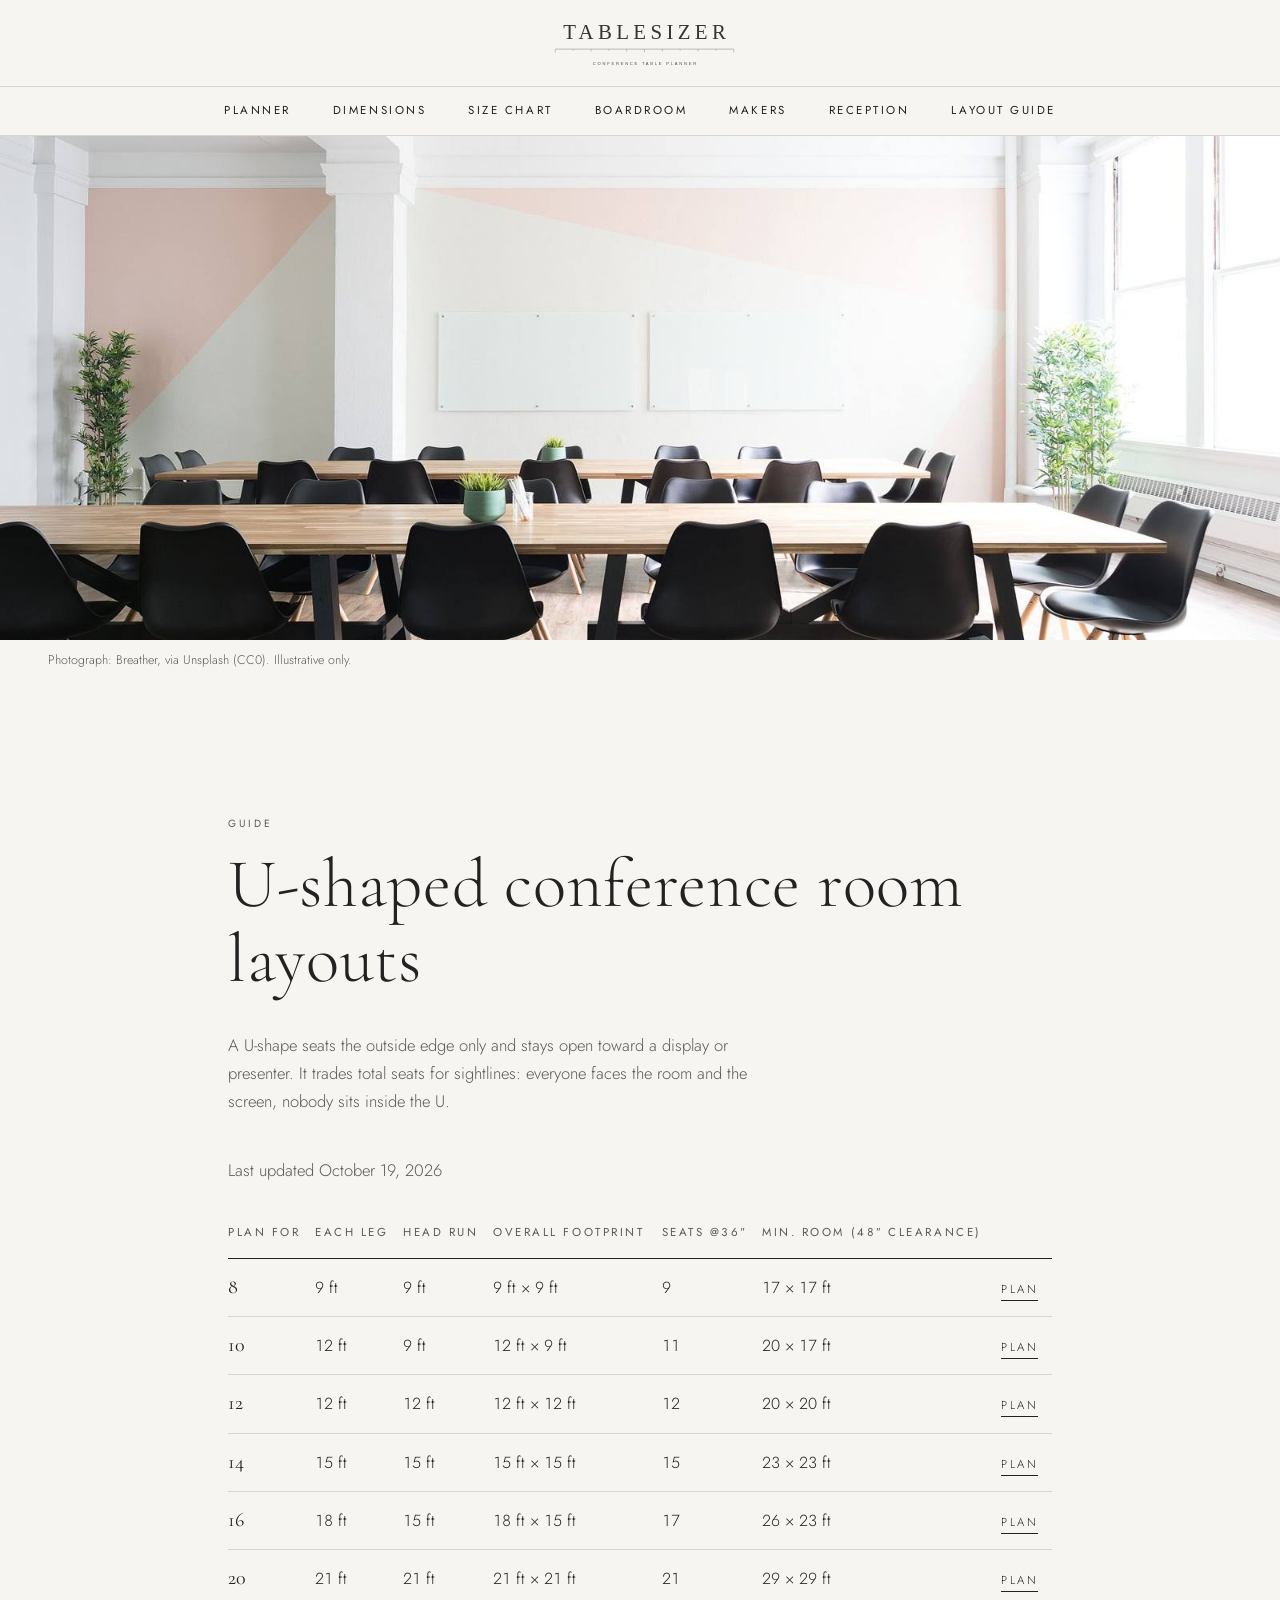
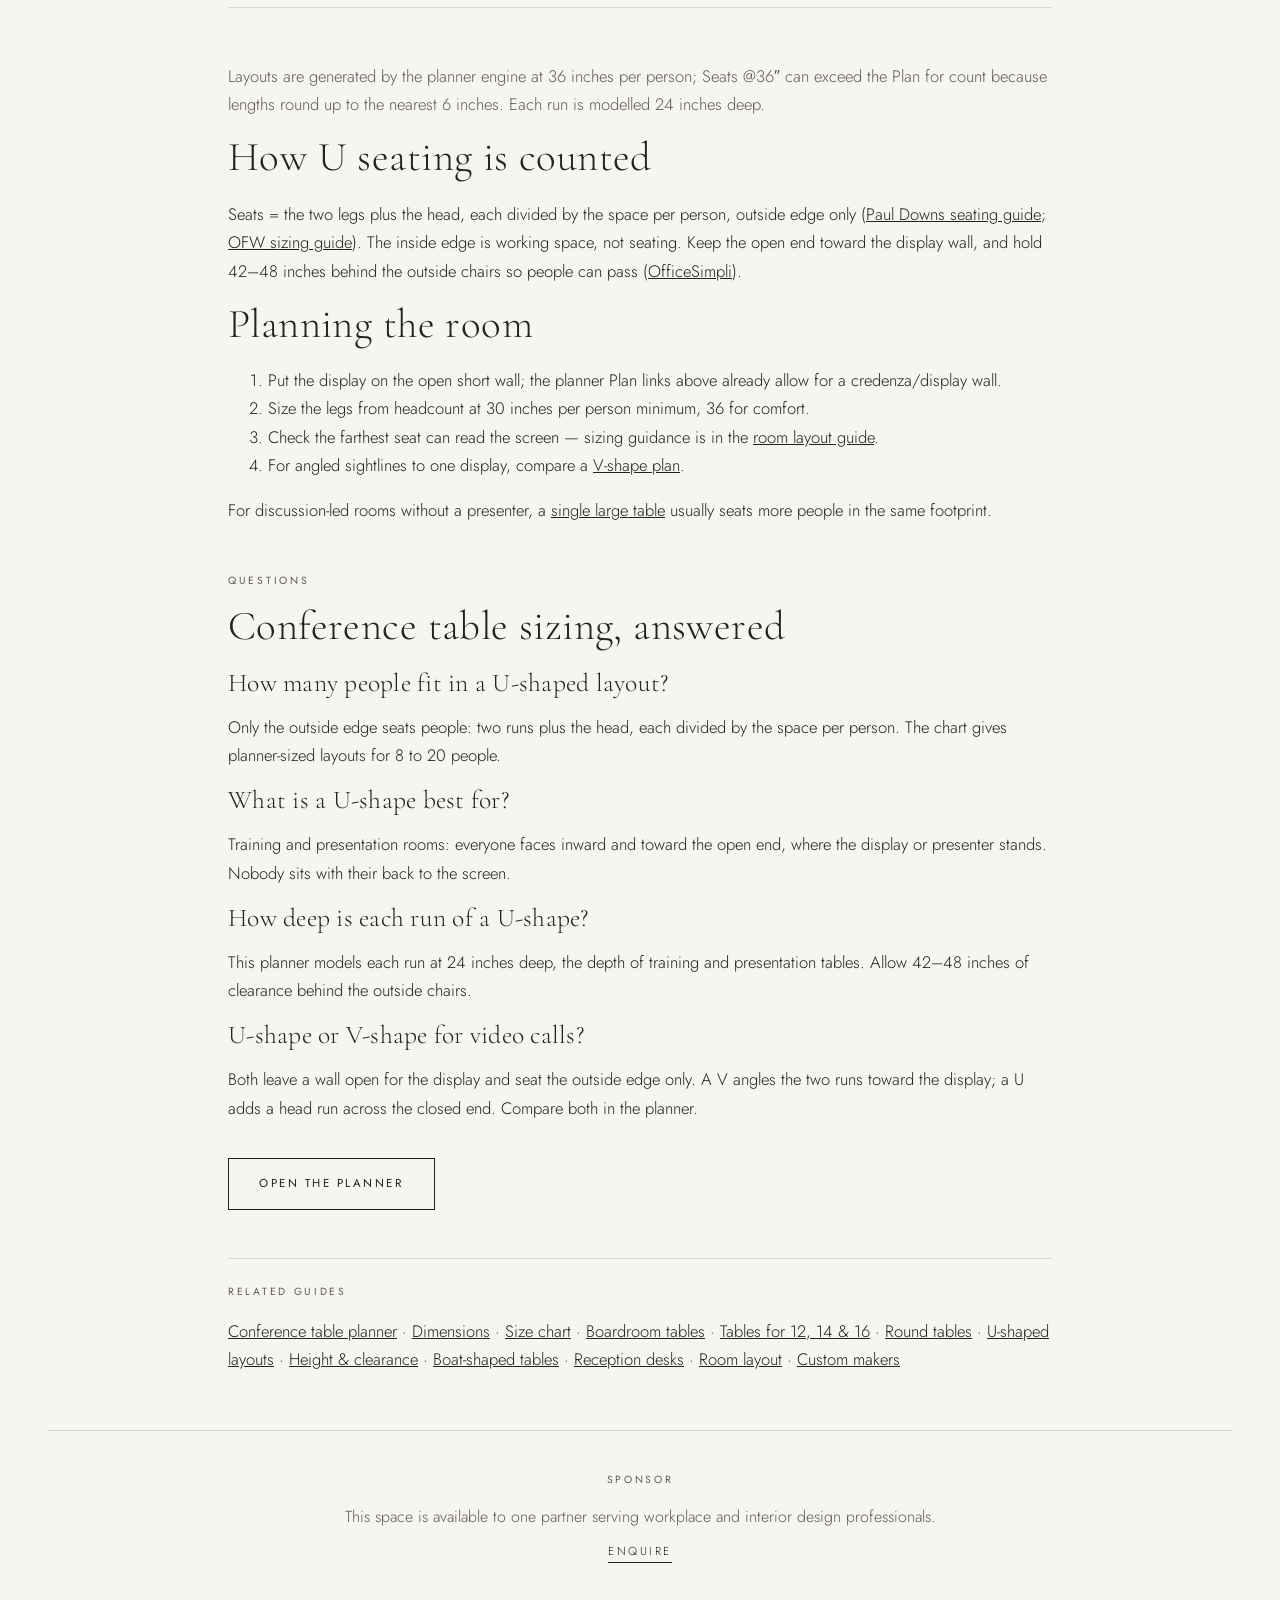
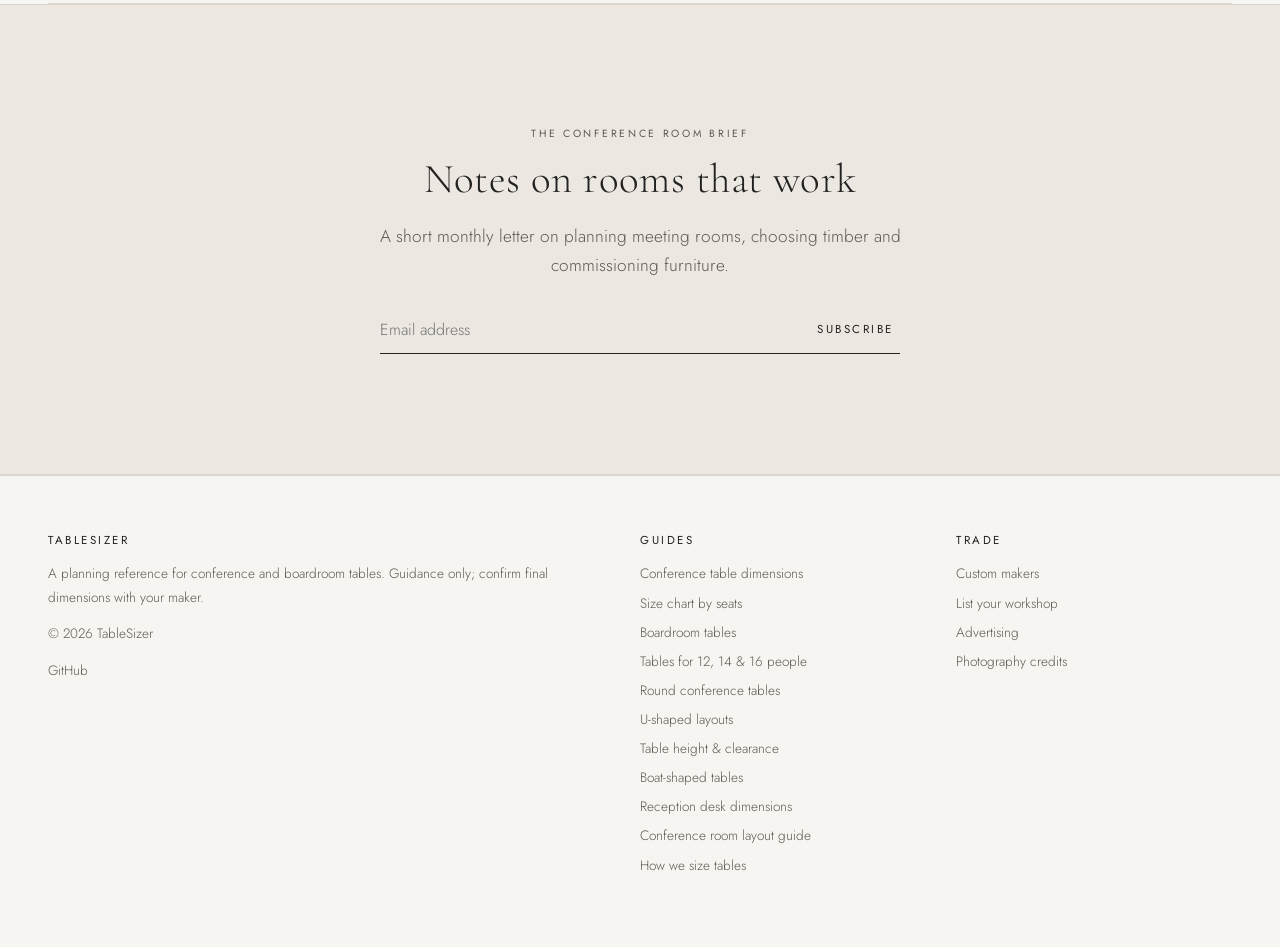
<file: u-shaped-conference-room-layout.html>
<!doctype html><html lang="en"><head><meta charset="utf-8"><meta name="viewport" content="width=device-width,initial-scale=1">
<title>U-Shaped Conference Room Layout & Sizes | TableSizer</title><meta name="description" content="U-shaped conference room layouts for 8 to 20 people: outside-edge seating, run sizes, room sizes and display-wall guidance."><link rel="canonical" href="https://tablesizer.com/u-shaped-conference-room-layout.html">
<meta property="og:type" content="website"><meta property="og:title" content="U-Shaped Conference Room Layout & Sizes | TableSizer"><meta property="og:description" content="U-shaped conference room layouts for 8 to 20 people: outside-edge seating, run sizes, room sizes and display-wall guidance."><meta property="og:url" content="https://tablesizer.com/u-shaped-conference-room-layout.html"><meta property="og:image" content="https://tablesizer.com/img/og-share.jpg"><meta property="og:image:width" content="1200"><meta property="og:image:height" content="630"><meta property="og:image:type" content="image/jpeg"><meta name="twitter:image" content="https://tablesizer.com/img/og-share.jpg"><meta name="twitter:card" content="summary_large_image">
<meta name="theme-color" content="#f7f5f1"><link rel="icon" href="data:image/svg+xml,%3Csvg xmlns='http://www.w3.org/2000/svg' viewBox='0 0 32 32'%3E%3Cpath d='M3 13h26M3 13v7M10 13v4M17 13v5M24 13v4M29 13v7' stroke='%2338332E' stroke-width='1.4' fill='none'/%3E%3C/svg%3E">
<link rel="preconnect" href="https://fonts.googleapis.com"><link rel="preconnect" href="https://fonts.gstatic.com" crossorigin>
<link href="https://fonts.googleapis.com/css2?family=Cormorant+Garamond:ital,wght@0,300;0,400;1,300;1,400&family=Jost:wght@300;400&display=swap" rel="stylesheet">
<link rel="stylesheet" href="style.css"><script data-goatcounter="https://tablesizer.goatcounter.com/count" async src="//gc.zgo.at/count.js"></script></head><body><a class="skip" href="#main">Skip to content</a>
<header class="top"><div class="wrap"><a class="brand" href="./"><img src="img/tablesizer-logo.svg" alt="TableSizer" width="1200" height="340" onerror="this.style.display='none';this.nextElementSibling.style.display='inline'"><span class="brand-fallback" style="display:none">TableSizer</span></a></div></header><nav class="nav" aria-label="Primary"><div class="wrap"><a href="./">Planner</a><a href="conference-table-dimensions.html">Dimensions</a><a href="conference-table-size-chart.html">Size Chart</a><a href="boardroom-table-sizes.html">Boardroom</a><a href="makers.html">Makers</a><a href="reception-desk-dimensions.html">Reception</a><a href="conference-room-layout-guide.html">Layout Guide</a></div></nav>
<main id="main"><figure class="figure"><img src="img/hero-meeting-room.jpg" alt="A long wooden meeting table in a bright room" width="1600" height="1066"><figcaption>Photograph: Breather, via Unsplash (CC0). Illustrative only.</figcaption></figure><article class="article"><span class="label">Guide</span><h1>U-shaped conference room layouts</h1><p class="lede">A U-shape seats the outside edge only and stays open toward a display or presenter. It trades total seats for sightlines: everyone faces the room and the screen, nobody sits inside the U.</p><p class="note">Last updated October 19, 2026</p><div class="tablewrap"><table><thead><tr><th>Plan for</th><th>Each leg</th><th>Head run</th><th>Overall footprint</th><th>Seats @36″</th><th>Min. room (48″ clearance)</th><th></th></tr></thead><tbody><tr><td><b>8</b></td><td>9 ft</td><td>9 ft</td><td>9 ft × 9 ft</td><td>9</td><td>17 × 17 ft</td><td><a class="tlink" href="./?n=8&s=36&sh=u&wall=1&l=204&w=204">Plan</a></td></tr><tr><td><b>10</b></td><td>12 ft</td><td>9 ft</td><td>12 ft × 9 ft</td><td>11</td><td>20 × 17 ft</td><td><a class="tlink" href="./?n=10&s=36&sh=u&wall=1&l=240&w=204">Plan</a></td></tr><tr><td><b>12</b></td><td>12 ft</td><td>12 ft</td><td>12 ft × 12 ft</td><td>12</td><td>20 × 20 ft</td><td><a class="tlink" href="./?n=12&s=36&sh=u&wall=1&l=240&w=240">Plan</a></td></tr><tr><td><b>14</b></td><td>15 ft</td><td>15 ft</td><td>15 ft × 15 ft</td><td>15</td><td>23 × 23 ft</td><td><a class="tlink" href="./?n=14&s=36&sh=u&wall=1&l=276&w=276">Plan</a></td></tr><tr><td><b>16</b></td><td>18 ft</td><td>15 ft</td><td>18 ft × 15 ft</td><td>17</td><td>26 × 23 ft</td><td><a class="tlink" href="./?n=16&s=36&sh=u&wall=1&l=312&w=276">Plan</a></td></tr><tr><td><b>20</b></td><td>21 ft</td><td>21 ft</td><td>21 ft × 21 ft</td><td>21</td><td>29 × 29 ft</td><td><a class="tlink" href="./?n=20&s=36&sh=u&wall=1&l=348&w=348">Plan</a></td></tr></tbody></table></div>
<p class="note">Layouts are generated by the planner engine at 36 inches per person; Seats @36″ can exceed the Plan for count because lengths round up to the nearest 6 inches. Each run is modelled 24 inches deep.</p>
<h2>How U seating is counted</h2><p>Seats = the two legs plus the head, each divided by the space per person, outside edge only (<a href="https://www.custom-conference-tables.com/about-tables/size-seating-guide/number-of-seats/">Paul Downs seating guide</a>; <a href="https://ofwgo.com/choosing-the-right-size-conference-table/">OFW sizing guide</a>). The inside edge is working space, not seating. Keep the open end toward the display wall, and hold 42–48 inches behind the outside chairs so people can pass (<a href="https://www.officesimpli.com/pages/conference-table-size-calculator">OfficeSimpli</a>).</p>
<h2>Planning the room</h2><ol><li>Put the display on the open short wall; the planner Plan links above already allow for a credenza/display wall.</li><li>Size the legs from headcount at 30 inches per person minimum, 36 for comfort.</li><li>Check the farthest seat can read the screen — sizing guidance is in the <a href="conference-room-layout-guide.html">room layout guide</a>.</li><li>For angled sightlines to one display, compare a <a href="./?n=12&s=36&sh=v&wall=1">V-shape plan</a>.</li></ol>
<p>For discussion-led rooms without a presenter, a <a href="conference-table-for-12-people.html">single large table</a> usually seats more people in the same footprint.</p><section style="margin-top:48px"><span class="label">Questions</span><h2>Conference table sizing, answered</h2><h3>How many people fit in a U-shaped layout?</h3><p>Only the outside edge seats people: two runs plus the head, each divided by the space per person. The chart gives planner-sized layouts for 8 to 20 people.</p><h3>What is a U-shape best for?</h3><p>Training and presentation rooms: everyone faces inward and toward the open end, where the display or presenter stands. Nobody sits with their back to the screen.</p><h3>How deep is each run of a U-shape?</h3><p>This planner models each run at 24 inches deep, the depth of training and presentation tables. Allow 42–48 inches of clearance behind the outside chairs.</p><h3>U-shape or V-shape for video calls?</h3><p>Both leave a wall open for the display and seat the outside edge only. A V angles the two runs toward the display; a U adds a head run across the closed end. Compare both in the planner.</p></section><script type="application/ld+json">{"@context":"https://schema.org","@type":"FAQPage","mainEntity":[{"@type":"Question","name":"How many people fit in a U-shaped layout?","acceptedAnswer":{"@type":"Answer","text":"Only the outside edge seats people: two runs plus the head, each divided by the space per person. The chart gives planner-sized layouts for 8 to 20 people."}},{"@type":"Question","name":"What is a U-shape best for?","acceptedAnswer":{"@type":"Answer","text":"Training and presentation rooms: everyone faces inward and toward the open end, where the display or presenter stands. Nobody sits with their back to the screen."}},{"@type":"Question","name":"How deep is each run of a U-shape?","acceptedAnswer":{"@type":"Answer","text":"This planner models each run at 24 inches deep, the depth of training and presentation tables. Allow 42–48 inches of clearance behind the outside chairs."}},{"@type":"Question","name":"U-shape or V-shape for video calls?","acceptedAnswer":{"@type":"Answer","text":"Both leave a wall open for the display and seat the outside edge only. A V angles the two runs toward the display; a U adds a head run across the closed end. Compare both in the planner."}}]}</script><script type="application/ld+json">{"@context":"https://schema.org","@type":"BreadcrumbList","itemListElement":[{"@type":"ListItem","position":1,"name":"Home","item":"https://tablesizer.com/"},{"@type":"ListItem","position":2,"name":"U-shaped conference room layouts"}]}</script><p style="margin-top:36px"><a class="btn outline" href="./#planner">Open the planner</a></p><nav aria-label="Related guides" style="border-top:1px solid var(--rule);margin-top:48px;padding-top:24px"><span class="label">Related guides</span><p><a href="./#planner">Conference table planner</a> · <a href="conference-table-dimensions.html">Dimensions</a> · <a href="conference-table-size-chart.html">Size chart</a> · <a href="boardroom-table-sizes.html">Boardroom tables</a> · <a href="conference-table-for-12-people.html">Tables for 12, 14 &amp; 16</a> · <a href="round-conference-table-sizes.html">Round tables</a> · <a href="u-shaped-conference-room-layout.html">U-shaped layouts</a> · <a href="conference-table-height-clearance.html">Height &amp; clearance</a> · <a href="boat-shaped-conference-table.html">Boat-shaped tables</a> · <a href="reception-desk-dimensions.html">Reception desks</a> · <a href="conference-room-layout-guide.html">Room layout</a> · <a href="makers.html">Custom makers</a></p></nav></article><div class="wrap"><aside class="sponsor"><span class="label">Sponsor</span><p>This space is available to one partner serving workplace and interior design professionals.</p><a class="tlink" href="mailto:hello@tablesizer.com?subject=Sponsorship">Enquire</a></aside></div><section class="band section news"><div class="wrap"><span class="label">The Conference Room Brief</span><h2>Notes on rooms that work</h2><p class="lede" style="margin:0 auto">A short monthly letter on planning meeting rooms, choosing timber and commissioning furniture.</p><form class="nl" method="post" action="https://app.loops.so/api/newsletter-form/cmvd16xke0cm20jsmvf2l6884"><input type="email" name="email" required placeholder="Email address" aria-label="Email address"><input type="hidden" name="mailingLists" value="cmvd1ree84j3i0jvtad881iqp"><button class="tlink" type="submit">Subscribe</button></form></div></section></main>
<footer><div class="wrap"><div><h4>TableSizer</h4><p>A planning reference for conference and boardroom tables. Guidance only; confirm final dimensions with your maker.</p><p>© 2026 TableSizer</p><p><a href="https://github.com/Wilsjac1/tablesizer">GitHub</a></p></div>
<div><h4>Guides</h4><a href="conference-table-dimensions.html">Conference table dimensions</a><a href="conference-table-size-chart.html">Size chart by seats</a><a href="boardroom-table-sizes.html">Boardroom tables</a><a href="conference-table-for-12-people.html">Tables for 12, 14 &amp; 16 people</a><a href="round-conference-table-sizes.html">Round conference tables</a><a href="u-shaped-conference-room-layout.html">U-shaped layouts</a><a href="conference-table-height-clearance.html">Table height &amp; clearance</a><a href="boat-shaped-conference-table.html">Boat-shaped tables</a><a href="reception-desk-dimensions.html">Reception desk dimensions</a><a href="conference-room-layout-guide.html">Conference room layout guide</a><a href="./#method">How we size tables</a></div>
<div><h4>Trade</h4><a href="makers.html">Custom makers</a><a href="makers.html#list">List your workshop</a><a href="mailto:hello@tablesizer.com?subject=Sponsorship">Advertising</a><a href="credits.html">Photography credits</a></div></div></footer>
<script src="site.js" defer></script></body></html>
</file>
<file: style.css>
:root{--bg:#f7f5f1;--white:#fff;--ink:#222;--soft:#5e5a55;--rule:#d9d4cc;--stone:#ece8e1;--wood:#8a6240;--woodl:#b48a63;
--serif:"Cormorant Garamond",Garamond,"Times New Roman",serif;--sans:"Jost","Helvetica Neue",Arial,sans-serif}
*{box-sizing:border-box}html{-webkit-text-size-adjust:100%}body{margin:0;background:var(--bg);color:var(--ink);font:300 16px/1.7 var(--sans);-webkit-font-smoothing:antialiased}
a{color:inherit}img{display:block;max-width:100%;height:auto}.wrap{max-width:1240px;margin:0 auto;padding:0 28px}
.skip{position:absolute;left:-999px}.skip:focus{left:12px;top:12px;background:#fff;padding:8px 12px;z-index:9}:focus-visible{outline:1px solid var(--ink);outline-offset:3px}
h1,h2,h3{font-family:var(--serif);font-weight:300;letter-spacing:.01em;line-height:1.08;margin:0 0 .5em}
h1{font-size:clamp(2.6rem,5.4vw,4.6rem)}h2{font-size:clamp(1.9rem,3.2vw,2.8rem)}h3{font-size:1.6rem}
.label,.nav a,.btn,th,.stat span:first-child,legend{font-family:var(--sans);font-weight:400;font-size:.72rem;letter-spacing:.22em;text-transform:uppercase}
.label{color:var(--soft);display:block;margin-bottom:14px}.lede{font-size:1.08rem;color:var(--soft);max-width:56ch}
hr,.rule{border:0;border-top:1px solid var(--rule);margin:0}
/* header */
.top{background:var(--bg);border-bottom:1px solid var(--rule)}.top .wrap{display:grid;grid-template-columns:1fr auto 1fr;align-items:center;height:86px}
.brand{grid-column:2;display:flex;align-items:center;justify-content:center;font-family:var(--serif);font-size:1.9rem;font-weight:400;letter-spacing:.32em;text-transform:uppercase;text-decoration:none;padding-left:.32em}
.brand img{display:block;height:74px;width:auto;max-width:min(340px,76vw)}
.brand-fallback{padding-left:.32em}
.nav{border-bottom:1px solid var(--rule);background:var(--bg)}.nav .wrap{display:flex;justify-content:center;gap:42px;height:48px;align-items:center}
.nav a{white-space:nowrap;text-decoration:none;color:var(--ink);padding:4px 0;border-bottom:1px solid transparent}.nav a:hover,.nav a[aria-current]{border-color:var(--ink)}
@media(max-width:760px){.top .wrap{height:64px}.brand{font-size:1.35rem}.brand img{height:52px}.nav .wrap{gap:20px;overflow-x:auto;justify-content:flex-start}}
/* buttons & links */
.btn{display:inline-block;border:1px solid var(--ink);background:var(--ink);color:#fff;padding:15px 30px;text-decoration:none;cursor:pointer;border-radius:0;transition:background .25s,color .25s}
.btn:hover{background:transparent;color:var(--ink)}.btn.outline{background:transparent;color:var(--ink)}.btn.outline:hover{background:var(--ink);color:#fff}
.tlink{font-size:.72rem;letter-spacing:.22em;text-transform:uppercase;text-decoration:none;border-bottom:1px solid var(--ink);padding-bottom:3px;background:none;border-top:0;border-left:0;border-right:0;cursor:pointer;color:var(--ink);font-family:var(--sans)}
/* hero */
.hero{position:relative;height:min(78vh,760px);min-height:460px;overflow:hidden;background:#d8d2c8}.hero img{width:100%;height:100%;object-fit:cover}
.hero .cap{position:absolute;left:0;right:0;bottom:0;padding:0 0 64px;background:linear-gradient(rgba(20,18,16,0),rgba(20,18,16,.62) 55%);color:#fff}
.hero .cap .label{color:rgba(255,255,255,.85)}.hero h1{max-width:14ch}.hero .tlink{color:#fff;border-color:#fff}
.intro{text-align:center;padding:96px 0 56px}.intro .lede{margin:0 auto}
/* planner */
.planner{display:grid;grid-template-columns:340px 1fr;border-top:1px solid var(--rule);border-bottom:1px solid var(--rule);background:var(--white)}
@media(max-width:940px){.planner{grid-template-columns:1fr}}
.controls{padding:36px 32px;border-right:1px solid var(--rule)}@media(max-width:940px){.controls{border-right:0;border-bottom:1px solid var(--rule);padding:28px 22px}}
fieldset{border:0;padding:0;margin:0 0 28px}legend{color:var(--soft);margin-bottom:12px;padding:0}
.field{margin:0 0 26px}.field label{display:flex;justify-content:space-between;color:var(--soft);margin-bottom:10px;font-size:.72rem;letter-spacing:.22em;text-transform:uppercase}
.pair{display:grid;grid-template-columns:1fr 84px;gap:16px;align-items:center}
input[type=number]{width:100%;padding:9px 10px;border:0;border-bottom:1px solid var(--ink);background:transparent;color:var(--ink);font:300 1.25rem var(--serif);text-align:right;border-radius:0}
input[type=range]{-webkit-appearance:none;appearance:none;width:100%;height:20px;background:transparent}
input[type=range]::-webkit-slider-runnable-track{height:1px;background:var(--ink)}input[type=range]::-moz-range-track{height:1px;background:var(--ink)}
input[type=range]::-webkit-slider-thumb{-webkit-appearance:none;width:13px;height:13px;margin-top:-6px;background:var(--bg);border:1px solid var(--ink);border-radius:0;transform:rotate(45deg)}
input[type=range]::-moz-range-thumb{width:11px;height:11px;background:var(--bg);border:1px solid var(--ink);border-radius:0}
.opts-row{display:flex;flex-wrap:wrap;gap:0;border:1px solid var(--rule)}.opts-row button{flex:1 1 33%;background:none;border:0;border-right:1px solid var(--rule);border-bottom:1px solid var(--rule);padding:11px 6px;font:400 .68rem var(--sans);letter-spacing:.16em;text-transform:uppercase;color:var(--soft);cursor:pointer;margin:0 -1px -1px 0}
.opts-row button[aria-pressed=true]{background:var(--ink);color:#fff}.check{display:flex;gap:12px;align-items:flex-start;font-size:.9rem;color:var(--soft)}.check input{accent-color:var(--ink);margin-top:5px}
.output{padding:36px 40px}@media(max-width:940px){.output{padding:28px 18px}}
.summary{font-family:var(--serif);font-size:1.25rem;font-style:italic;color:var(--soft);margin:0 0 22px}
.result{display:grid;grid-template-columns:repeat(3,1fr);border-top:1px solid var(--rule);border-bottom:1px solid var(--rule);margin-bottom:26px}
.stat{padding:18px 18px 18px 0}.stat+.stat{border-left:1px solid var(--rule);padding-left:22px}.stat span{display:block;color:var(--soft)}.stat span:last-child{font-size:.82rem}
.stat b{display:block;font:300 2.3rem/1.1 var(--serif);margin:6px 0 2px}@media(max-width:560px){.stat b{font-size:1.7rem}.stat+.stat{padding-left:12px}}
.warn{border-left:2px solid #8a3a1e;padding:4px 0 4px 14px;margin-bottom:20px;font-size:.95rem;color:#6c2e18}
.plan svg{display:block;width:100%;height:auto;background:var(--white)}.plan text{font-family:var(--sans);letter-spacing:.14em;text-transform:uppercase;fill:var(--soft)}
.fits{margin:30px 0 8px}.fits ol{list-style:none;margin:0;padding:0;border-top:1px solid var(--rule)}
.fits li button{width:100%;display:flex;justify-content:space-between;gap:12px;background:none;border:0;border-bottom:1px solid var(--rule);padding:14px 0;cursor:pointer;color:var(--ink);font:300 1.25rem var(--serif);text-align:left}
.fits li button span{font:400 .72rem var(--sans);letter-spacing:.18em;text-transform:uppercase;color:var(--soft);align-self:center}.fits li button:hover{padding-left:6px}
.actions{display:flex;flex-wrap:wrap;gap:22px;align-items:center;margin-top:28px}.note{font-size:.82rem;color:var(--soft);margin-top:14px}
/* editorial sections */
.section{padding:110px 0}.split{display:grid;grid-template-columns:1fr 1fr;gap:72px;align-items:center}@media(max-width:860px){.split{grid-template-columns:1fr;gap:36px}.section{padding:72px 0}}
.trio{display:grid;grid-template-columns:repeat(3,1fr);border-top:1px solid var(--rule)}.trio a{padding:34px 28px 34px 0;text-decoration:none}.trio a+a{border-left:1px solid var(--rule);padding-left:28px}
@media(max-width:760px){.trio{grid-template-columns:1fr}.trio a+a{border-left:0;border-top:1px solid var(--rule);padding-left:0}}
.method li{margin-bottom:10px}.method{padding-left:18px}
.band{background:var(--stone);border-top:1px solid var(--rule);border-bottom:1px solid var(--rule)}
.news{text-align:center}.news form{display:flex;max-width:520px;margin:26px auto 0;border-bottom:1px solid var(--ink)}
.news input{flex:1;border:0;background:transparent;padding:12px 0;font:300 1rem var(--sans);color:var(--ink)}.news button{border:0;background:none;cursor:pointer}
.news .nl-done{font:italic 300 1.3rem var(--serif);color:var(--soft);max-width:520px;margin:26px auto 0}
.news .nl-error{font-size:.9rem;color:#6c2e18;max-width:520px;margin:16px auto 0}
.news button[disabled]{opacity:.55;cursor:wait}
.save-card{border:1px solid var(--rule);background:var(--bg);padding:30px;margin-top:32px;text-align:left}
.save-card h3,.exit-card .save-form h3{margin-bottom:.35em}
.save-sub{color:var(--soft);margin:0 0 10px}.save-includes{display:flex;flex-wrap:wrap;gap:8px 22px;list-style:none;margin:0 0 22px;padding:0;color:var(--soft);font-size:.92rem}
.save-includes li::before{content:"— "}
.save-fields{display:grid;grid-template-columns:1fr 1fr;gap:20px}@media(max-width:560px){.save-fields{grid-template-columns:1fr}}
.save-form .field{margin-bottom:18px}.save-form input[type=text],.save-form input[type=email]{width:100%;border:0;border-bottom:1px solid var(--ink);background:transparent;padding:10px 0;color:var(--ink);font:300 1rem var(--sans);border-radius:0}
.save-optin{margin:4px 0 0}.save-fine{margin:12px 0 20px}.save-btn{width:100%}
.save-error{font-size:.92rem;color:#6c2e18;margin:16px 0 0}.save-done{font:italic 300 1.3rem var(--serif);color:var(--soft);margin:0}
.save-form button[disabled]{opacity:.55;cursor:wait}
.exit-pop[hidden]{display:none}.exit-pop{position:fixed;inset:0;z-index:60;display:flex;align-items:center;justify-content:center;padding:20px}
.exit-backdrop{position:absolute;inset:0;background:rgba(34,30,26,.58)}
.exit-card{position:relative;background:var(--bg);border:1px solid var(--ink);max-width:580px;width:100%;max-height:calc(100vh - 40px);overflow:auto;padding:38px}
.exit-x{position:absolute;top:0;right:0;width:46px;height:46px;border:0;border-left:1px solid var(--rule);border-bottom:1px solid var(--rule);background:transparent;color:var(--ink);font:300 1.5rem var(--serif);cursor:pointer}
@media(max-width:560px){.exit-card{padding:30px 22px}}
.sponsor{text-align:center;padding:40px 20px;border-top:1px solid var(--rule);border-bottom:1px solid var(--rule)}.sponsor p{margin:6px 0;color:var(--soft)}
/* article */
.article{max-width:880px;margin:0 auto;padding:88px 28px 40px}.article .lede{margin-bottom:40px}.article p,.article li{font-size:1.04rem}
.figure{margin:0 0 56px}.figure img{width:100%;height:min(56vh,560px);object-fit:cover}.figure figcaption{font-size:.78rem;color:var(--soft);padding:10px 28px 0;max-width:1240px;margin:0 auto}
table{width:100%;border-collapse:collapse;font-variant-numeric:lining-nums tabular-nums;margin:8px 0 40px}
th,td{text-align:left;padding:15px 12px 15px 0;border-bottom:1px solid var(--rule)}th{color:var(--soft);border-bottom-color:var(--ink)}td{font-size:1rem}td b{font:400 1.25rem var(--serif)}
.tablewrap{overflow-x:auto}
.maker{display:grid;grid-template-columns:1.1fr 1fr;gap:56px;border-top:1px solid var(--ink);padding-top:36px}@media(max-width:820px){.maker{grid-template-columns:1fr}}
.maker dl{display:grid;grid-template-columns:auto 1fr;margin:24px 0}.maker dt,.maker dd{padding:12px 0;border-bottom:1px solid var(--rule);margin:0}.maker dt{color:var(--soft);font-size:.72rem;letter-spacing:.2em;text-transform:uppercase;padding-right:28px}
.credit{font-size:.75rem;color:var(--soft)}
footer{border-top:1px solid var(--rule);padding:56px 0 64px;font-size:.85rem;color:var(--soft)}footer .wrap{display:grid;grid-template-columns:2fr 1fr 1fr;gap:40px}
footer h4{font:400 .72rem var(--sans);letter-spacing:.22em;text-transform:uppercase;color:var(--ink);margin:0 0 14px}footer a{display:block;text-decoration:none;margin-bottom:6px}footer a:hover{text-decoration:underline}
@media(max-width:760px){footer .wrap{grid-template-columns:1fr}}
@media print{.top,.nav,footer,.hero,.intro,.controls,.actions,.fits,.section,.band,.sponsor,.noprint{display:none!important}
body,.planner{background:#fff}.planner{display:block;border:0}.output{padding:0}.printhead{display:block!important;margin-bottom:12px}}
.printhead{display:none}
@media(prefers-reduced-motion:reduce){*{transition:none!important}}

.planmeta{font-size:.85rem;color:var(--soft);border-bottom:1px solid var(--rule);padding:10px 0;margin:0}
/* Guided flow */
.guided{max-width:880px;margin:0 auto;padding:24px 28px 72px}
.progress ol{display:flex;list-style:none;margin:0 0 8px;padding:0;border-bottom:1px solid var(--rule)}
.progress li{flex:1;text-align:center;padding:10px 4px;font:400 .68rem var(--sans);letter-spacing:.18em;text-transform:uppercase;color:var(--soft);border-bottom:2px solid transparent;margin-bottom:-1px}
.progress li.on{color:var(--ink);border-color:var(--ink)}.progress li.done{color:var(--ink)}
.g-panel{padding:36px 0 8px}.g-panel h2{margin-bottom:.2em}.g-sub{color:var(--soft);margin:.2em 0 20px}
.g-choices{display:grid;grid-template-columns:repeat(4,1fr);gap:10px}@media(max-width:560px){.g-choices{grid-template-columns:repeat(3,1fr)}}
.g-choices.three{grid-template-columns:repeat(3,1fr)}.g-choices.stack{grid-template-columns:1fr}
.g-choices button{min-height:64px;background:var(--white);border:1px solid var(--rule);color:var(--ink);font:300 1.5rem var(--serif);cursor:pointer;border-radius:0;padding:12px}
.g-choices.stack button{font:300 1rem var(--sans);text-align:left}.g-choices.stack b{font:400 1.3rem var(--serif);display:block}
.g-choices.stack span{color:var(--soft);font-size:.9rem}.g-choices button small{font:300 .8rem var(--sans);color:var(--soft)}
.g-choices button[aria-pressed="true"],.g-choices button.sel{background:var(--ink);color:#fff}.g-choices button.sel small,.g-choices button[aria-pressed="true"] small,.g-choices button.sel span{color:#ddd}
.g-custom{display:flex;gap:14px;align-items:center;margin-top:18px;color:var(--soft)}.g-custom input{width:90px}
.g-room{display:flex;gap:16px;align-items:end;flex-wrap:wrap}.g-room label{display:grid;gap:6px;color:var(--soft);font-size:.72rem;letter-spacing:.2em;text-transform:uppercase}.g-room input{width:130px}
.g-nav{display:flex;justify-content:space-between;align-items:center;padding:26px 0 8px;border-top:1px solid var(--rule);margin-top:28px}
.guided .planner,.guided .controls{border:0}.results .controls{display:none;background:var(--white);border:1px solid var(--rule);padding:22px;margin:0 0 24px}
.results.fine .controls{display:block}.results .output{padding:0}
@media print{.progress,.g-nav,.g-panel:not(.results){display:none!important}.results .controls{display:none!important}}
/* Polish: rhythm, transitions, summary, trust */
:root{--u:8px}
.label{font-size:.65rem;letter-spacing:.26em}
.btn{min-height:52px;display:inline-flex;align-items:center;justify-content:center}
.g-choices button{min-height:68px}.g-nav .btn{min-width:132px}
input[type=number]{min-height:44px}.g-custom input,.g-room input{height:48px}
.progress{position:relative}.progress ol{position:relative}
.progress::after{content:"";position:absolute;left:0;bottom:-1px;height:2px;background:var(--ink);width:var(--fill,25%);transition:width .45s ease}
.g-panel{animation:gIn .45s ease both}@keyframes gIn{from{opacity:0;transform:translateY(10px)}to{opacity:1;transform:none}}
.g-summary{display:flex;flex-wrap:wrap;gap:8px;align-items:center;margin:18px 0 0;color:var(--soft);font-size:.95rem}
.g-summary button{background:none;border:0;border-bottom:1px solid var(--ink);padding:2px 0;cursor:pointer;color:var(--ink);font:inherit}
.g-summary[hidden]{display:none}
.trust{display:grid;grid-template-columns:1fr 1fr;gap:28px;border-top:1px solid var(--rule);margin-top:36px;padding-top:28px;align-items:start}
.trust img{width:100%;height:100%;max-height:300px;object-fit:cover}.trust h3{margin-bottom:.3em}.trust .why{color:var(--soft)}
@media(max-width:700px){.trust{grid-template-columns:1fr}}
.section{padding:120px 0}
@media(prefers-reduced-motion:reduce){.g-panel{animation:none}.progress::after{transition:none}}

/* All-at-once planner */
.plannerwrap{padding:8px 28px 80px}.p-head{max-width:720px;margin-bottom:8px}
.plannergrid{display:grid;grid-template-columns:360px 1fr;gap:0;border-top:1px solid var(--rule);border-bottom:1px solid var(--rule);background:var(--white)}
.plannergrid .controls{padding:32px;border-right:1px solid var(--rule);background:var(--white)}
.plannergrid .output{padding:32px 36px;background:var(--white)}
@media(max-width:940px){.plannergrid{grid-template-columns:1fr}.plannergrid .controls{border-right:0;border-bottom:1px solid var(--rule);padding:24px 20px}.plannergrid .output{padding:24px 18px}}
@media print{.plannergrid{display:block;border:0}.plannergrid .controls{display:none}}
</file>
